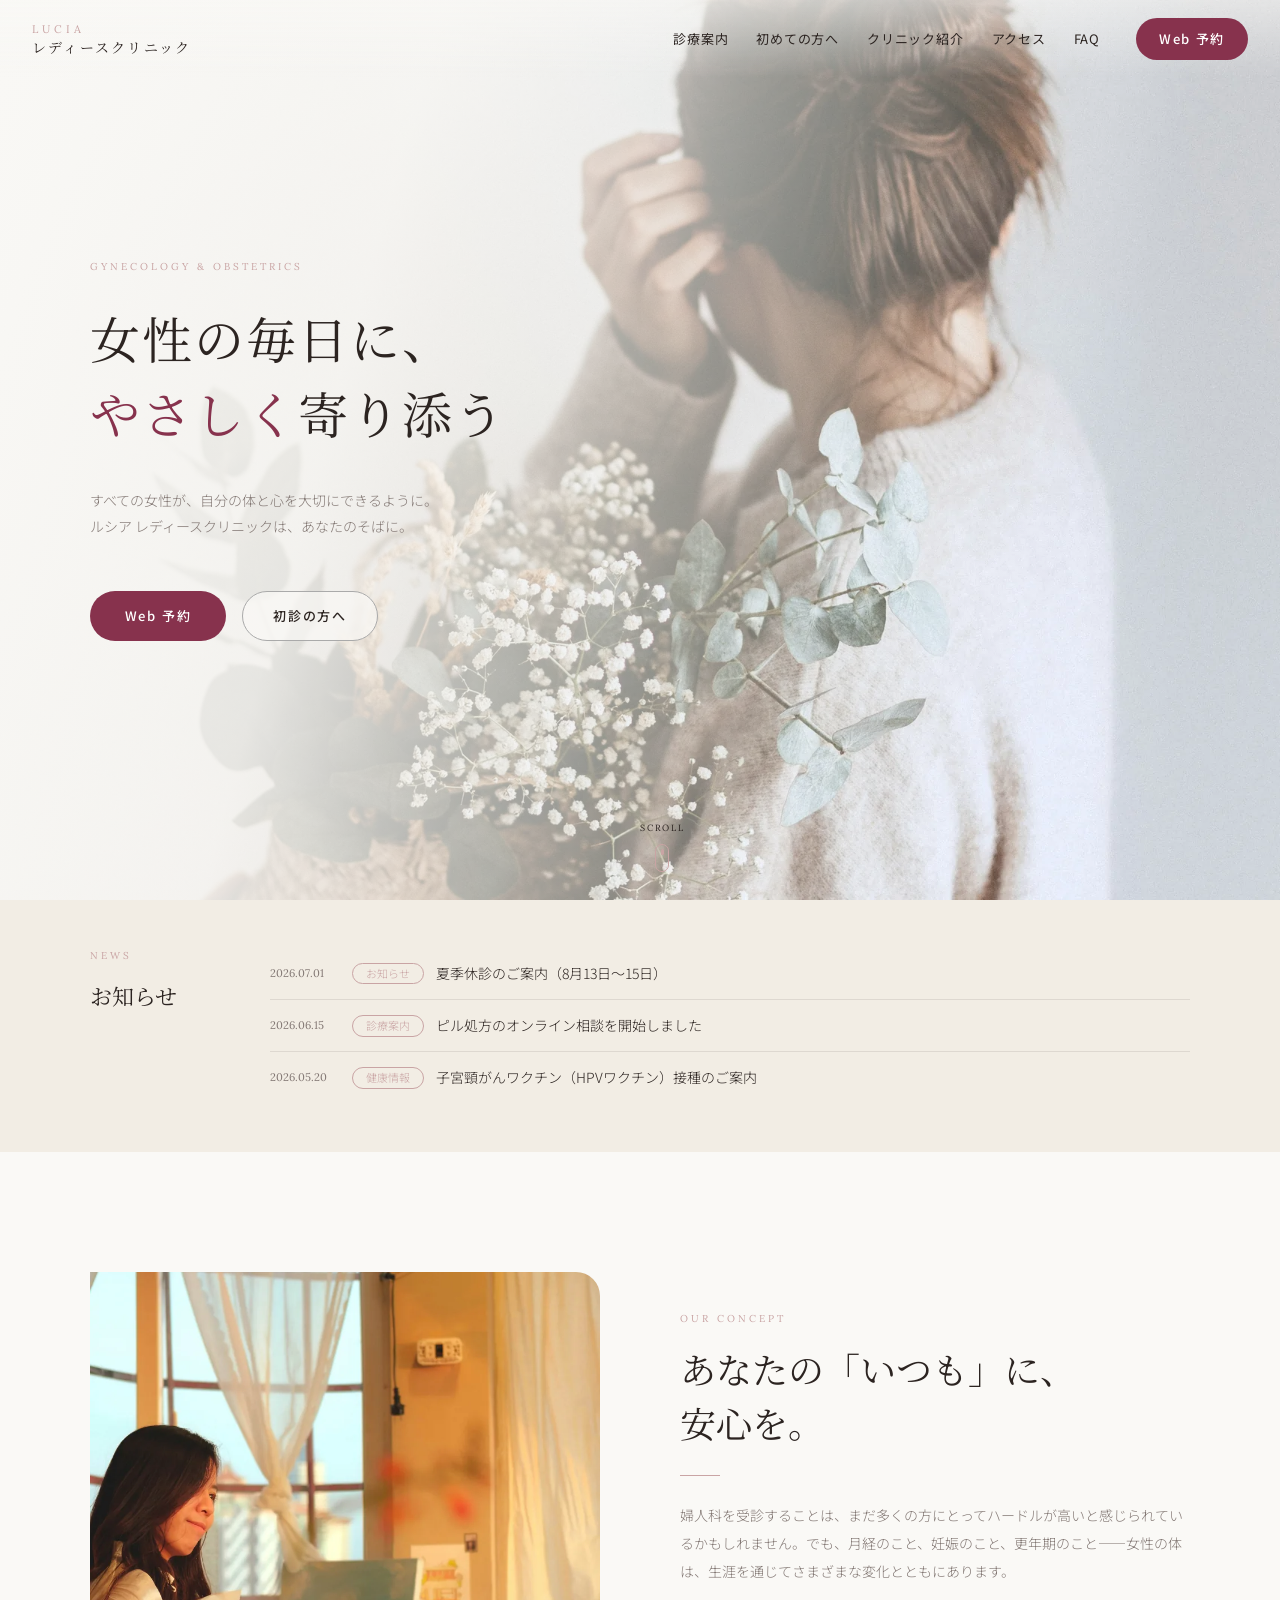
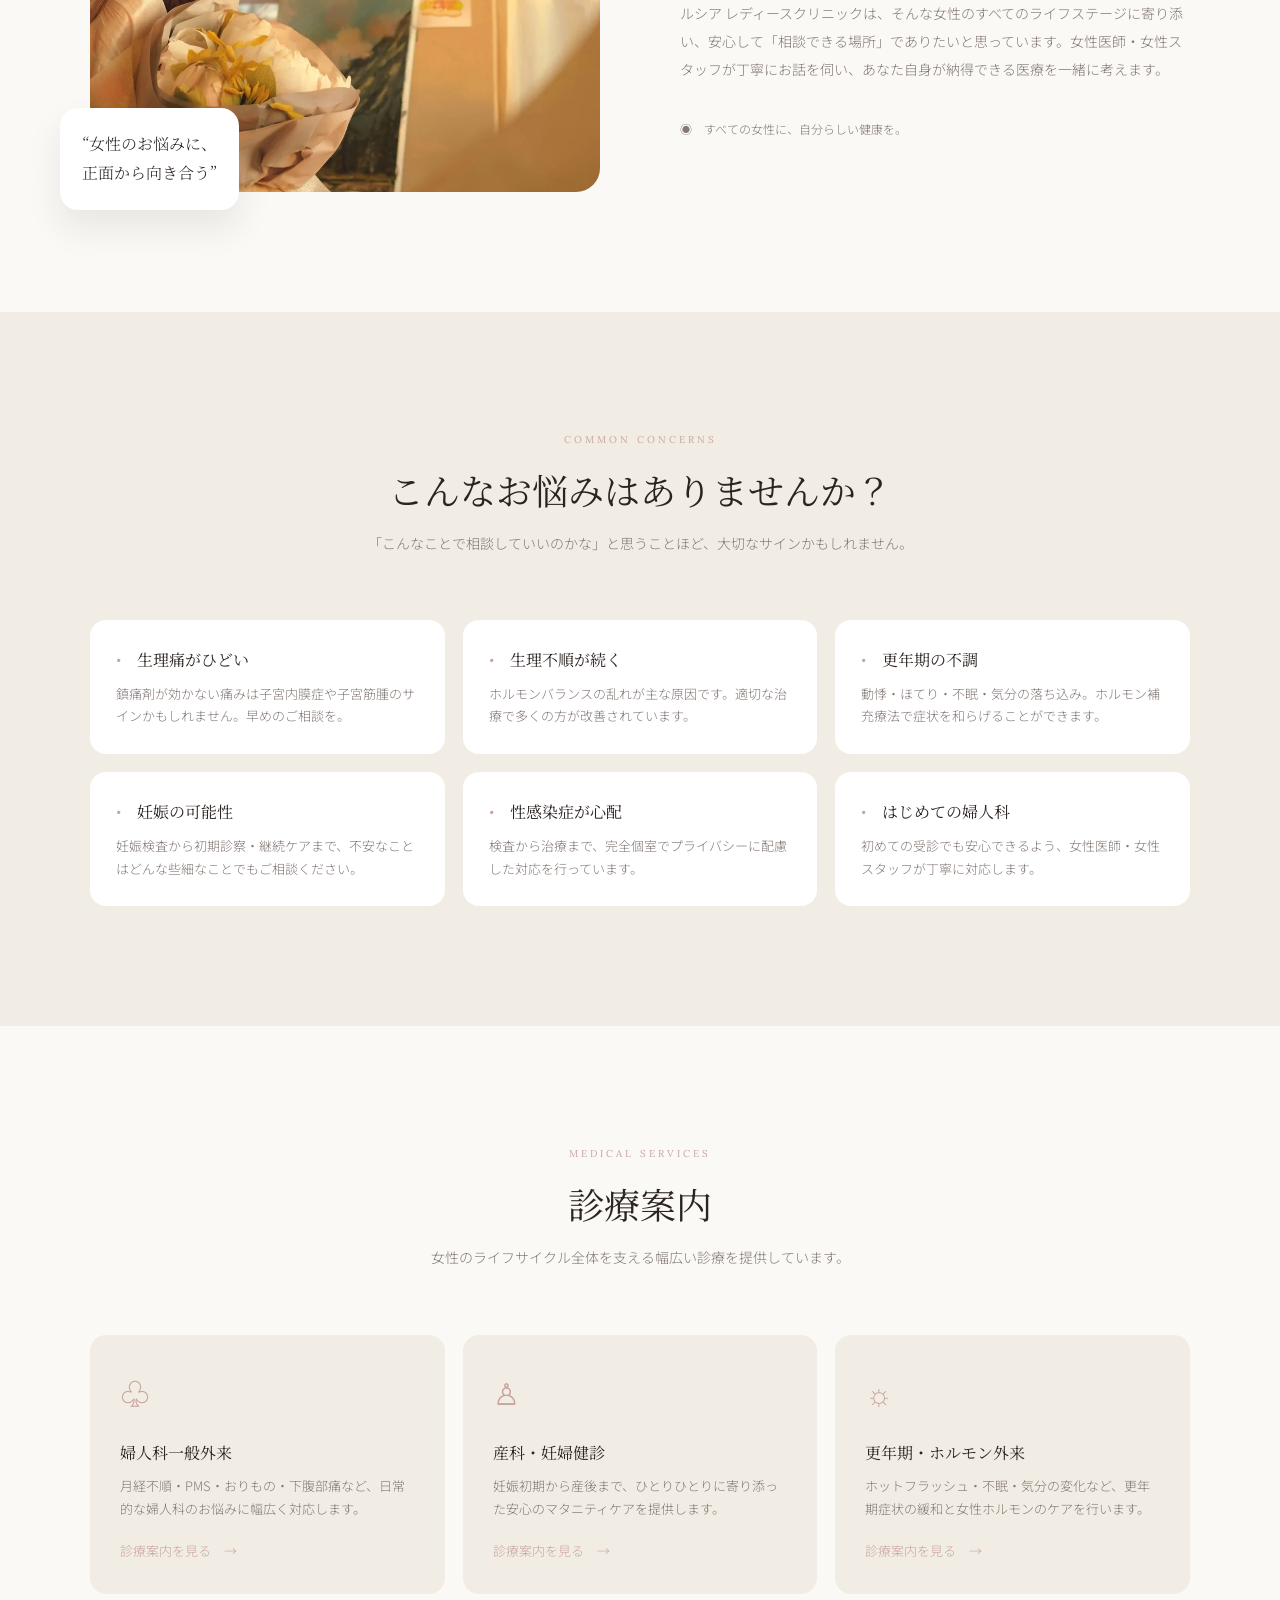
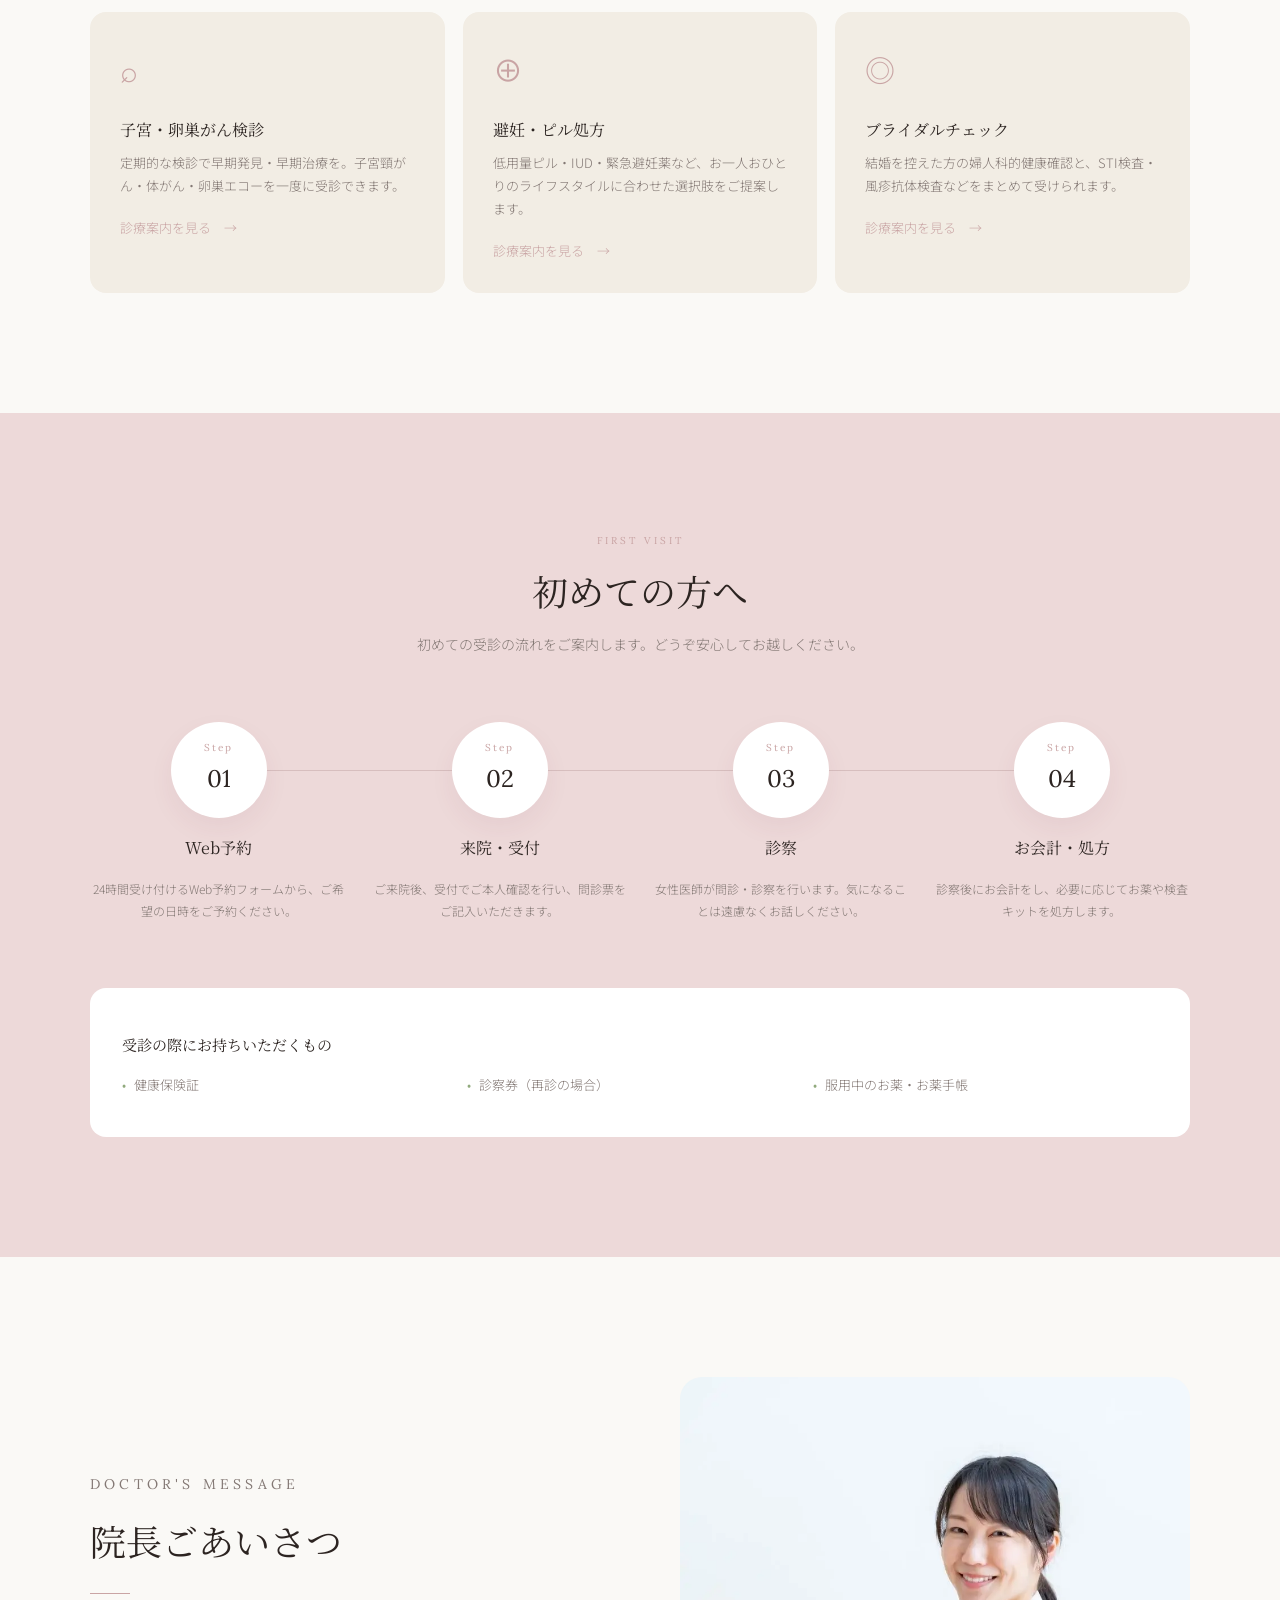
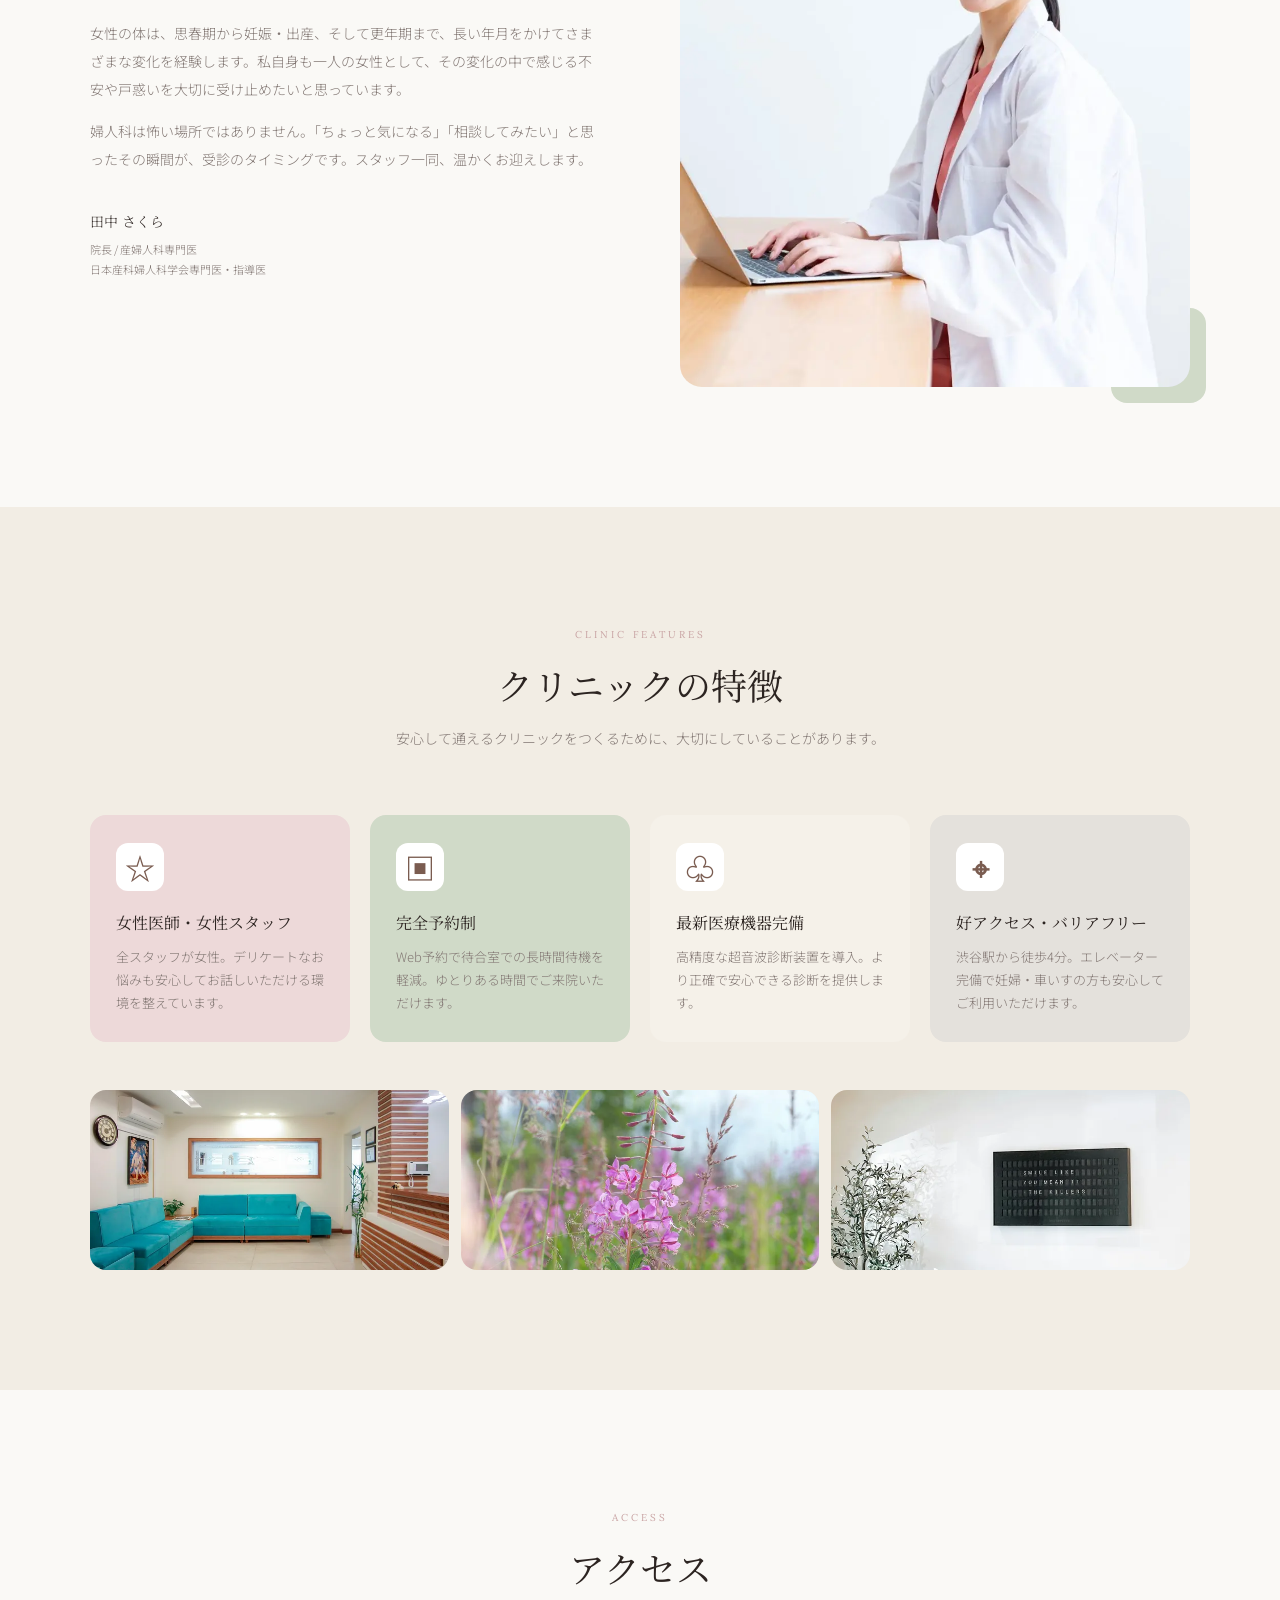
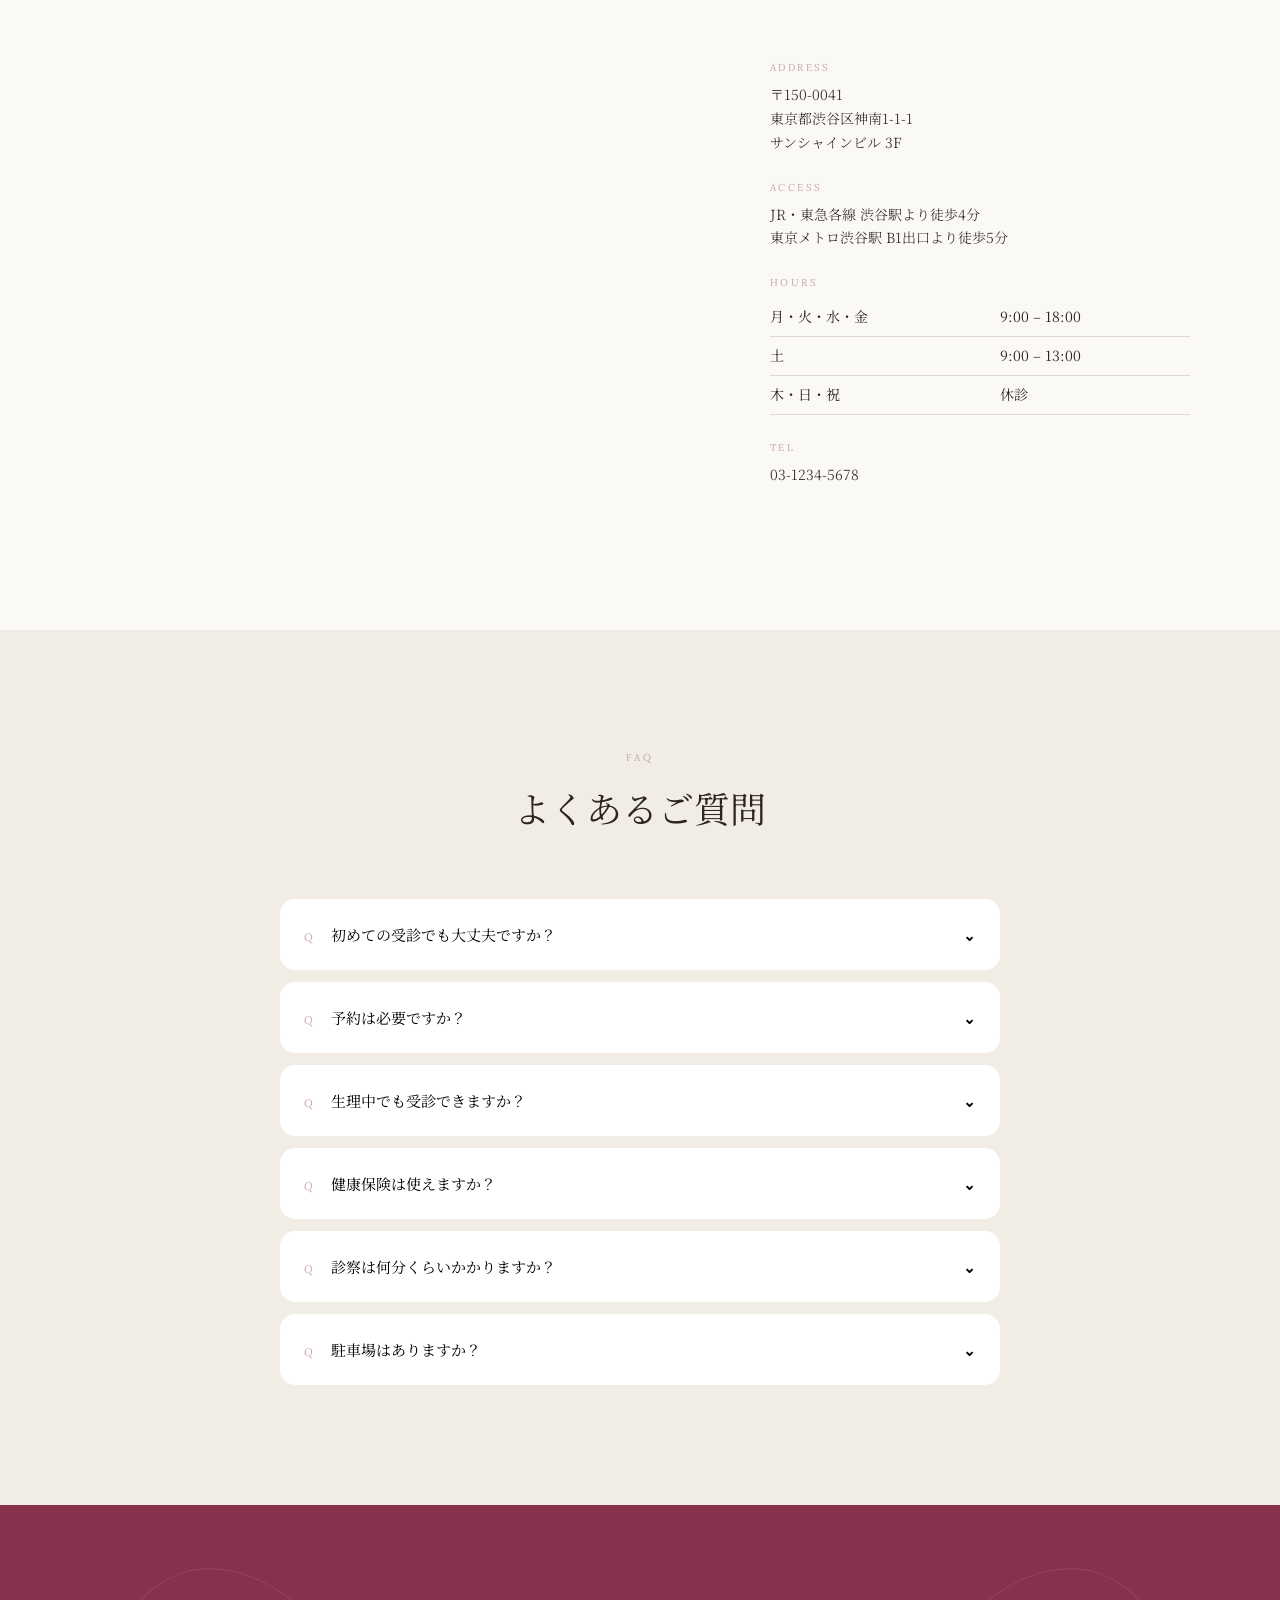
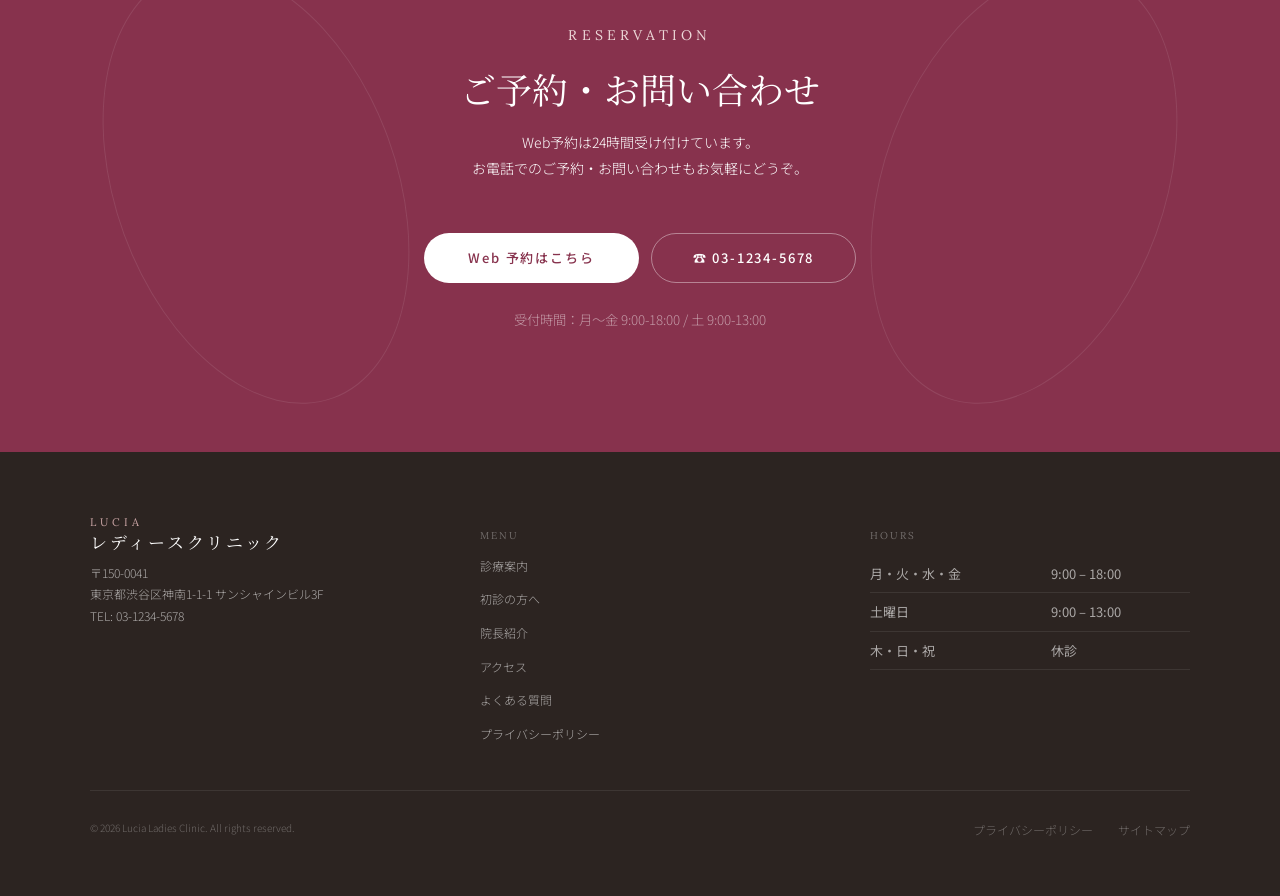
<file: index.html>
<!doctype html>
<html lang="ja">
    <head>
        <meta charset="UTF-8" />
        <meta name="viewport" content="width=device-width, initial-scale=1.0" />
        <meta
            name="description"
            content="ルシア レディースクリニックは、女性のライフステージに寄り添う渋谷の婦人科クリニックです。"
        />
        <title>ルシア レディースクリニック</title>
        <link rel="preconnect" href="https://fonts.googleapis.com" />
        <link rel="preconnect" href="https://fonts.gstatic.com" crossorigin />
        <link
            href="https://fonts.googleapis.com/css2?family=Lora:wght@400;600&family=Noto+Sans+JP:wght@300;400;500&family=Noto+Serif+JP:wght@400;600&display=swap"
            rel="stylesheet"
        />
        <link rel="stylesheet" href="assets/css/style.css" />
        <script src="assets/js/main.js" defer></script>
    </head>
    <body>
        <header class="header" id="header">
            <div class="header__inner">
                <a class="logo" href="index.html" aria-label="ルシア レディースクリニック ホーム" aria-current="page">
                    <span class="logo__en">LUCIA</span>
                    <span class="logo__ja">レディースクリニック</span>
                </a>
                <nav class="global-nav" id="global-nav" aria-label="メインナビゲーション">
                    <a class="global-nav__link" href="services.html">診療案内</a>
                    <a class="global-nav__link" href="first-visit.html">初めての方へ</a>
                    <a class="global-nav__link" href="clinic.html">クリニック紹介</a>
                    <a class="global-nav__link" href="access.html">アクセス</a>
                    <a class="global-nav__link" href="faq.html">FAQ</a>
                    <a class="global-nav__reservation button button--small" href="index.html#reservation">Web 予約</a>
                </nav>
                <button class="menu-button" type="button" aria-controls="global-nav" aria-expanded="false" aria-label="メニューを開く">
                    <span class="menu-button__line"></span>
                    <span class="menu-button__line"></span>
                    <span class="menu-button__line"></span>
                </button>
            </div>
        </header>

        <main id="top">
            <section class="hero">
                <picture class="hero__image"
                    ><source srcset="assets/img/hero.webp" type="image/webp" />
                    <img
                        src="assets/img/hero.jpg"
                        alt="やわらかな光の中、白い花を持つ女性"
                        width="1800"
                        height="1200"
                /></picture>
                <div class="hero__shade"></div>
                <div class="hero__content container">
                    <p class="eyebrow">GYNECOLOGY &amp; OBSTETRICS</p>
                    <h1>女性の毎日に、<br /><em>やさしく</em>寄り添う</h1>
                    <p class="hero__lead">
                        すべての女性が、自分の体と心を大切にできるように。<br />ルシア
                        レディースクリニックは、あなたのそばに。
                    </p>
                    <div class="hero__actions">
                        <a class="button" href="#reservation">Web 予約</a
                        ><a class="button button--outline" href="#first-visit"
                            >初診の方へ</a
                        >
                    </div>
                </div>
                <a class="hero__scroll" href="#news">SCROLL<span></span></a>
            </section>

            <section class="news" id="news">
                <div class="container news__inner">
                    <div>
                        <p class="eyebrow">NEWS</p>
                        <h2 class="section-title section-title--small">
                            お知らせ
                        </h2>
                    </div>
                    <ul class="news__list">
                        <li>
                            <time datetime="2026-07-01">2026.07.01</time
                            ><span>お知らせ</span
                            ><a href="#">夏季休診のご案内（8月13日〜15日）</a>
                        </li>
                        <li>
                            <time datetime="2026-06-15">2026.06.15</time
                            ><span>診療案内</span
                            ><a href="#"
                                >ピル処方のオンライン相談を開始しました</a
                            >
                        </li>
                        <li>
                            <time datetime="2026-05-20">2026.05.20</time
                            ><span>健康情報</span
                            ><a href="#"
                                >子宮頸がんワクチン（HPVワクチン）接種のご案内</a
                            >
                        </li>
                    </ul>
                </div>
            </section>

            <section class="concept section">
                <div class="container concept__grid reveal">
                    <div class="concept__visual">
                        <picture
                            ><source
                                srcset="assets/img/concept.webp"
                                type="image/webp" />
                            <img
                                src="assets/img/concept.jpg"
                                alt="窓辺で花束を持つ女性"
                                width="700"
                                height="900"
                                loading="lazy"
                        /></picture>
                        <p class="concept__caption">“女性のお悩みに、<br />正面から向き合う”</p>
                    </div>
                    <div class="concept__body">
                        <p class="eyebrow">OUR CONCEPT</p>
                        <h2 class="section-title">
                            あなたの「いつも」に、<br />安心を。
                        </h2>
                        <i class="divider"></i>
                        <p>
                            婦人科を受診することは、まだ多くの方にとってハードルが高いと感じられているかもしれません。でも、月経のこと、妊娠のこと、更年期のこと——女性の体は、生涯を通じてさまざまな変化とともにあります。
                        </p>
                        <p>
                            ルシア
                            レディースクリニックは、そんな女性のすべてのライフステージに寄り添い、安心して「相談できる場所」でありたいと思っています。女性医師・女性スタッフが丁寧にお話を伺い、あなた自身が納得できる医療を一緒に考えます。
                        </p>
                        <p class="concept__message">
                            ◉　すべての女性に、自分らしい健康を。
                        </p>
                    </div>
                </div>
            </section>

            <section class="concerns section section--ivory">
                <div class="container">
                    <div class="section-heading reveal">
                        <p class="eyebrow">COMMON CONCERNS</p>
                        <h2 class="section-title">
                            こんなお悩みはありませんか？
                        </h2>
                        <p>
                            「こんなことで相談していいのかな」と思うことほど、大切なサインかもしれません。
                        </p>
                    </div>
                    <div class="card-grid card-grid--concerns"></div>
                </div>
            </section>

            <section class="services section" id="services">
                <div class="container">
                    <div class="section-heading reveal">
                        <p class="eyebrow">MEDICAL SERVICES</p>
                        <h2 class="section-title">診療案内</h2>
                        <p>
                            女性のライフサイクル全体を支える幅広い診療を提供しています。
                        </p>
                    </div>
                    <div class="card-grid card-grid--services"></div>
                </div>
            </section>

            <section class="first-visit section section--pink" id="first-visit">
                <div class="container">
                    <div class="section-heading reveal">
                        <p class="eyebrow">FIRST VISIT</p>
                        <h2 class="section-title">初めての方へ</h2>
                        <p>
                            初めての受診の流れをご案内します。どうぞ安心してお越しください。
                        </p>
                    </div>
                    <ol class="steps"></ol>
                    <div class="belongings reveal">
                        <h3>受診の際にお持ちいただくもの</h3>
                        <ul>
                            <li>健康保険証</li>
                            <li>診察券（再診の場合）</li>
                            <li>服用中のお薬・お薬手帳</li>
                        </ul>
                    </div>
                </div>
            </section>

            <section class="doctor section" id="doctor">
                <div class="container doctor__grid reveal">
                    <div class="doctor__body">
                        <p class="eyebrow">DOCTOR'S MESSAGE</p>
                        <h2 class="section-title">院長ごあいさつ</h2>
                        <i class="divider"></i>
                        <p>
                            女性の体は、思春期から妊娠・出産、そして更年期まで、長い年月をかけてさまざまな変化を経験します。私自身も一人の女性として、その変化の中で感じる不安や戸惑いを大切に受け止めたいと思っています。
                        </p>
                        <p>
                            婦人科は怖い場所ではありません。「ちょっと気になる」「相談してみたい」と思ったその瞬間が、受診のタイミングです。スタッフ一同、温かくお迎えします。
                        </p>
                        <p class="doctor__name">
                            田中 さくら<small
                                >院長 / 産婦人科専門医<br />日本産科婦人科学会専門医・指導医</small
                            >
                        </p>
                    </div>
                    <div class="doctor__visual">
                        <picture
                            ><source
                                srcset="assets/img/doctor.webp"
                                type="image/webp" />
                            <img
                                src="assets/img/doctor.jpg"
                                alt="院長 田中さくら"
                                width="700"
                                height="900"
                                loading="lazy"
                        /></picture>
                    </div>
                </div>
            </section>

            <section class="features section section--ivory" id="features">
                <div class="container">
                    <div class="section-heading reveal">
                        <p class="eyebrow">CLINIC FEATURES</p>
                        <h2 class="section-title">クリニックの特徴</h2>
                        <p>
                            安心して通えるクリニックをつくるために、大切にしていることがあります。
                        </p>
                    </div>
                    <div class="features__grid"></div>
                    <div class="gallery reveal">
                        <img
                            src="assets/img/waiting-room.webp"
                            alt="明るい待合室"
                            width="500"
                            height="400"
                            loading="lazy"
                        /><img
                            src="assets/img/flowers.webp"
                            alt="やわらかな草花"
                            width="500"
                            height="400"
                            loading="lazy"
                        /><img
                            src="assets/img/interior.webp"
                            alt="クリニック内部"
                            width="500"
                            height="400"
                            loading="lazy"
                        />
                    </div>
                </div>
            </section>

            <section class="access section" id="access">
                <div class="container">
                    <div class="section-heading reveal">
                        <p class="eyebrow">ACCESS</p>
                        <h2 class="section-title">アクセス</h2>
                    </div>
                    <div class="access__grid reveal">
                        <iframe
                            title="ルシア レディースクリニック周辺地図"
                            src="https://www.openstreetmap.org/export/embed.html?bbox=139.695%2C35.658%2C139.712%2C35.668&amp;layer=mapnik&amp;marker=35.663%2C139.703"
                            loading="lazy"
                        ></iframe>
                        <div class="access__info">
                            <dl>
                                <dt>ADDRESS</dt>
                                <dd>
                                    〒150-0041<br />東京都渋谷区神南1-1-1<br />サンシャインビル
                                    3F
                                </dd>
                                <dt>ACCESS</dt>
                                <dd>
                                    JR・東急各線 渋谷駅より徒歩4分<br />東京メトロ渋谷駅
                                    B1出口より徒歩5分
                                </dd>
                                <dt>HOURS</dt>
                                <dd>
                                    <table>
                                        <tr>
                                            <th>月・火・水・金</th>
                                            <td>9:00 – 18:00</td>
                                        </tr>
                                        <tr>
                                            <th>土</th>
                                            <td>9:00 – 13:00</td>
                                        </tr>
                                        <tr>
                                            <th>木・日・祝</th>
                                            <td>休診</td>
                                        </tr>
                                    </table>
                                </dd>
                                <dt>TEL</dt>
                                <dd>
                                    <a href="tel:0312345678">03-1234-5678</a>
                                </dd>
                            </dl>
                        </div>
                    </div>
                </div>
            </section>

            <section class="faq section section--ivory" id="faq">
                <div class="container container--narrow">
                    <div class="section-heading reveal">
                        <p class="eyebrow">FAQ</p>
                        <h2 class="section-title">よくあるご質問</h2>
                    </div>
                    <div class="faq__list"></div>
                </div>
            </section>

            <section class="reservation section" id="reservation">
                <div class="container reveal">
                    <p class="eyebrow">RESERVATION</p>
                    <h2 class="section-title">ご予約・お問い合わせ</h2>
                    <p>
                        Web予約は24時間受け付けています。<br />お電話でのご予約・お問い合わせもお気軽にどうぞ。
                    </p>
                    <div>
                        <a class="button button--white" href="#"
                            >Web 予約はこちら</a
                        ><a class="button button--ghost" href="tel:0312345678"
                            >☎ 03-1234-5678</a
                        >
                    </div>
                    <small>受付時間：月〜金 9:00-18:00 / 土 9:00-13:00</small>
                </div>
            </section>
        </main>

        <footer class="footer">
            <div class="container footer__grid">
                <div>
                    <a class="logo logo--footer" href="index.html" aria-current="page"
                        ><span class="logo__en">LUCIA</span
                        ><span class="logo__ja">レディースクリニック</span></a
                    >
                    <p>
                        〒150-0041<br />東京都渋谷区神南1-1-1
                        サンシャインビル3F<br />TEL: 03-1234-5678
                    </p>
                </div>
                <div>
                    <p class="footer__label">MENU</p>
                    <nav>
                        <a href="services.html">診療案内</a
                        ><a href="first-visit.html">初診の方へ</a
                        ><a href="clinic.html">院長紹介</a
                        ><a href="access.html">アクセス</a
                        ><a href="faq.html">よくある質問</a
                        ><a href="#">プライバシーポリシー</a>
                    </nav>
                </div>
                <div>
                    <p class="footer__label">HOURS</p>
                    <table>
                        <tr>
                            <th>月・火・水・金</th>
                            <td>9:00 – 18:00</td>
                        </tr>
                        <tr>
                            <th>土曜日</th>
                            <td>9:00 – 13:00</td>
                        </tr>
                        <tr>
                            <th>木・日・祝</th>
                            <td>休診</td>
                        </tr>
                    </table>
                </div>
            </div>
            <div class="container footer__bottom">
                <small>© 2026 Lucia Ladies Clinic. All rights reserved.</small>
                <div>
                    <a href="#">プライバシーポリシー</a
                    ><a href="#">サイトマップ</a>
                </div>
            </div>
        </footer>
        <a class="mobile-reservation" href="index.html#reservation">Web 予約する</a>
    </body>
</html>
</file>
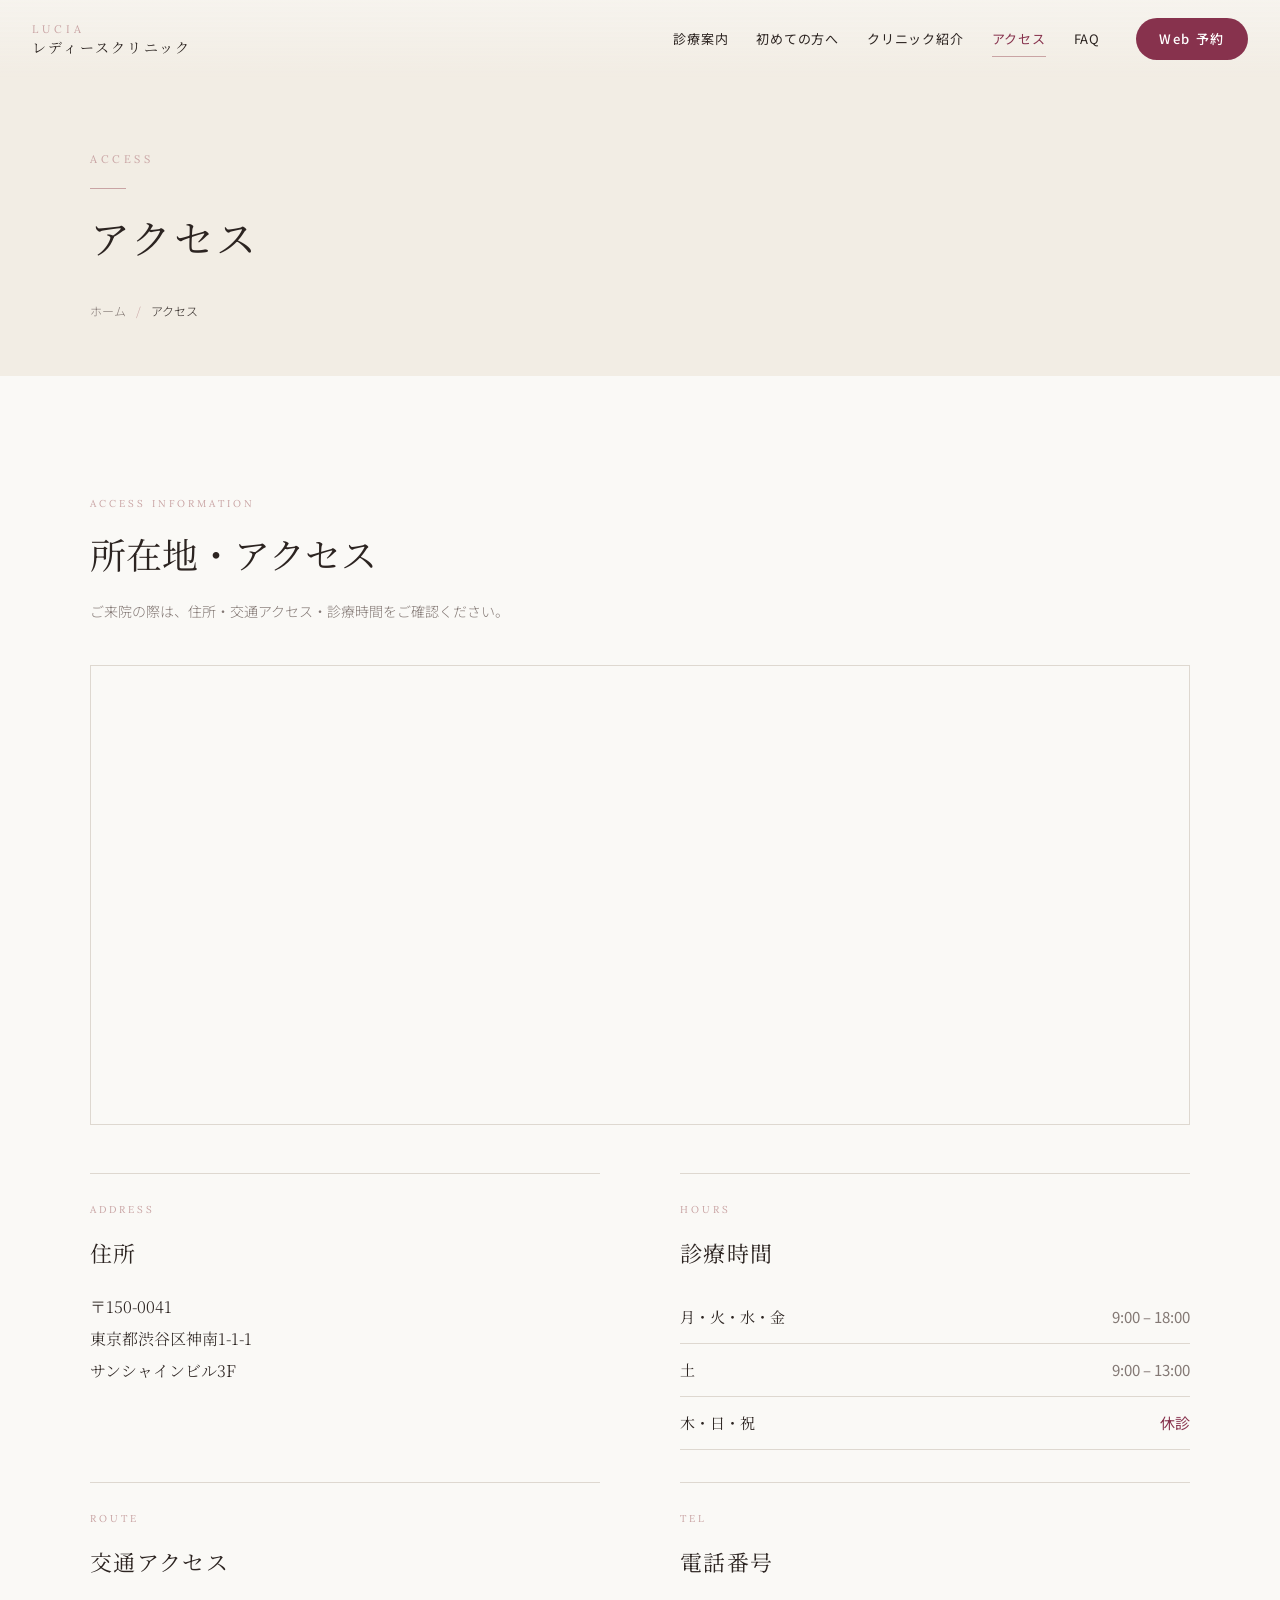
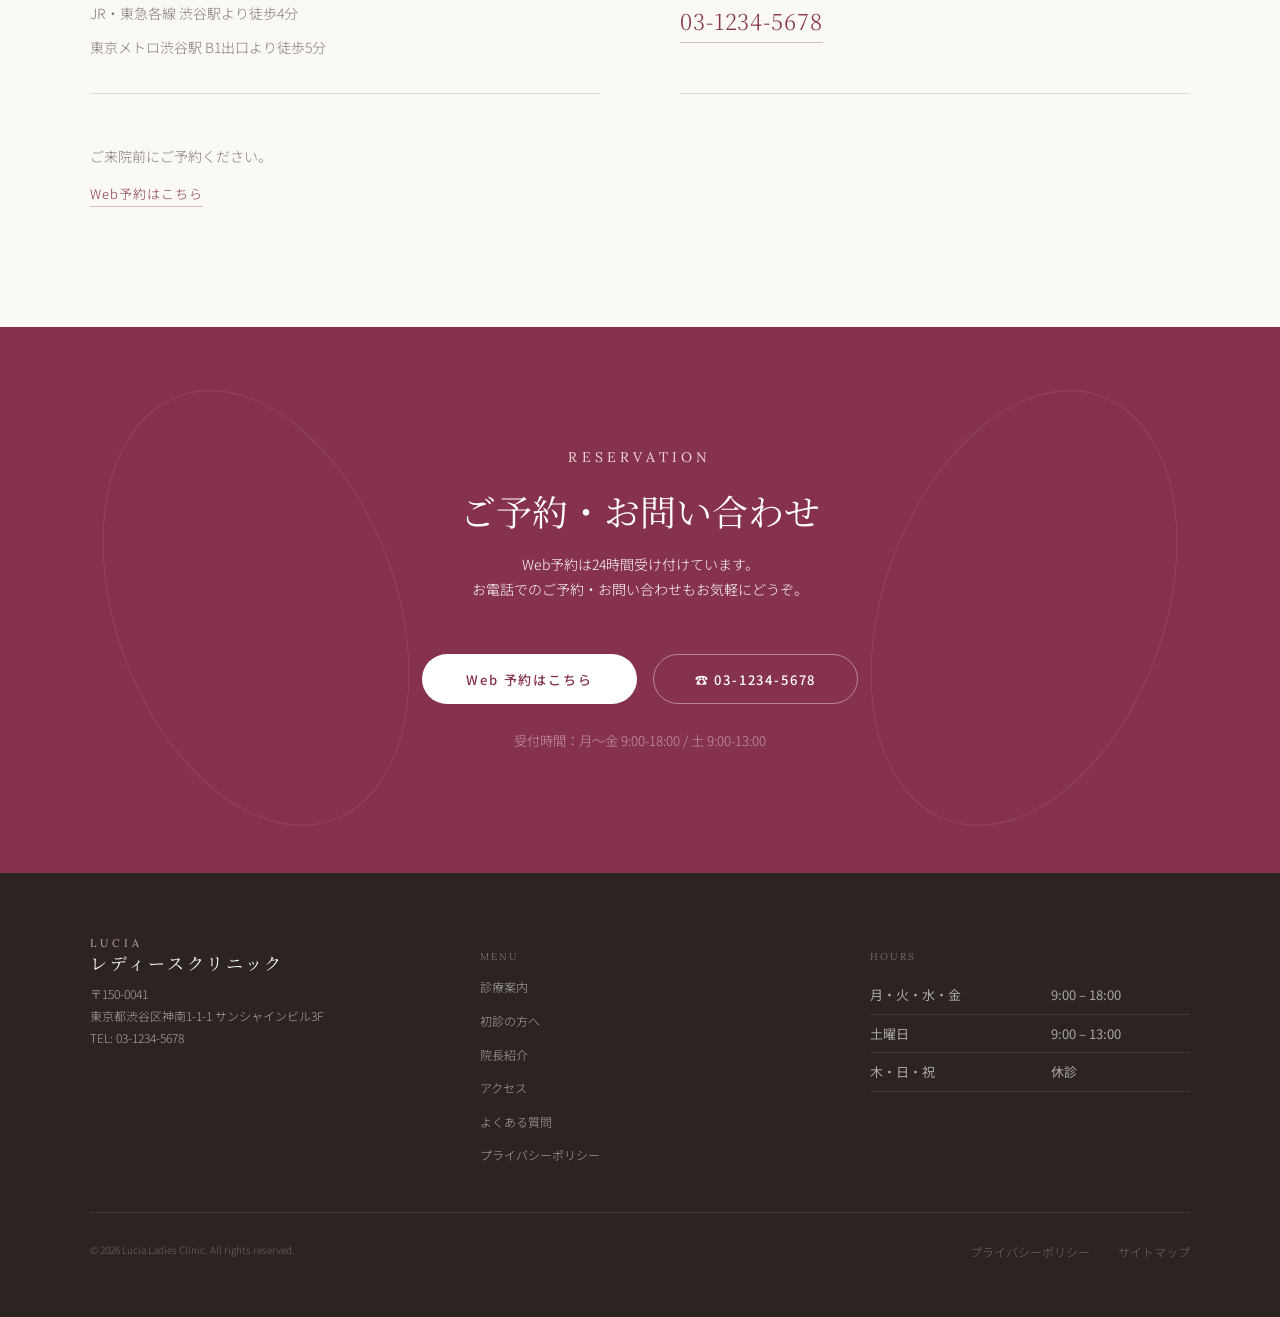
<file: access.html>
<!doctype html>
<html lang="ja">
    <head>
        <meta charset="UTF-8" />
        <meta name="viewport" content="width=device-width, initial-scale=1.0" />
        <meta name="description" content="ルシア レディースクリニックの住所、交通アクセス、診療時間、電話番号のご案内です。" />
        <title>アクセス | ルシア レディースクリニック</title>
        <link rel="preconnect" href="https://fonts.googleapis.com" />
        <link rel="preconnect" href="https://fonts.gstatic.com" crossorigin />
        <link href="https://fonts.googleapis.com/css2?family=Lora:wght@400;600&family=Noto+Sans+JP:wght@300;400;500&family=Noto+Serif+JP:wght@400;600&display=swap" rel="stylesheet" />
        <link rel="stylesheet" href="assets/css/style.css" />
        <script src="assets/js/main.js" defer></script>
    </head>
    <body>
        <header class="header" id="header">
            <div class="header__inner">
                <a class="logo" href="index.html" aria-label="ルシア レディースクリニック ホーム">
                    <span class="logo__en">LUCIA</span>
                    <span class="logo__ja">レディースクリニック</span>
                </a>
                <nav class="global-nav" id="global-nav" aria-label="メインナビゲーション">
                    <a class="global-nav__link" href="services.html">診療案内</a>
                    <a class="global-nav__link" href="first-visit.html">初めての方へ</a>
                    <a class="global-nav__link" href="clinic.html">クリニック紹介</a>
                    <a class="global-nav__link" href="access.html" aria-current="page">アクセス</a>
                    <a class="global-nav__link" href="faq.html">FAQ</a>
                    <a class="global-nav__reservation button button--small" href="index.html#reservation">Web 予約</a>
                </nav>
                <button class="menu-button" type="button" aria-controls="global-nav" aria-expanded="false" aria-label="メニューを開く">
                    <span class="menu-button__line"></span>
                    <span class="menu-button__line"></span>
                    <span class="menu-button__line"></span>
                </button>
            </div>
        </header>

        <main>
            <section class="page-kv">
                <div class="page-kv__inner container">
                    <p class="page-kv__en">ACCESS</p>
                    <span class="page-kv__line" aria-hidden="true"></span>
                    <h1 class="page-kv__title">アクセス</h1>
                </div>
                <div class="container">
                    <nav class="breadcrumb page-kv__breadcrumb" aria-label="パンくずリスト">
                        <ol class="breadcrumb__list">
                            <li class="breadcrumb__item"><a class="breadcrumb__link" href="index.html">ホーム</a></li>
                            <li class="breadcrumb__item" aria-current="page">アクセス</li>
                        </ol>
                    </nav>
                </div>
            </section>

            <section class="section">
                <div class="container">
                    <div class="access-page__intro reveal">
                        <p class="eyebrow">ACCESS INFORMATION</p>
                        <h2 class="section-title">所在地・アクセス</h2>
                        <p class="access-page__lead">ご来院の際は、住所・交通アクセス・診療時間をご確認ください。</p>
                    </div>

                    <div class="access-page__map reveal">
                        <iframe class="access-page__frame" title="ルシア レディースクリニック周辺地図" src="https://www.openstreetmap.org/export/embed.html?bbox=139.695%2C35.658%2C139.712%2C35.668&amp;layer=mapnik&amp;marker=35.663%2C139.703" loading="lazy"></iframe>
                    </div>

                    <div class="access-page__details">
                        <section class="access-page__block access-page__address-block">
                            <p class="eyebrow">ADDRESS</p>
                            <h2 class="access-page__heading">住所</h2>
                            <address class="access-page__address">〒150-0041<br />東京都渋谷区神南1-1-1<br />サンシャインビル3F</address>
                        </section>

                        <section class="access-page__block access-page__route-block">
                            <p class="eyebrow">ROUTE</p>
                            <h2 class="access-page__heading">交通アクセス</h2>
                            <p class="access-page__text">JR・東急各線 渋谷駅より徒歩4分</p>
                            <p class="access-page__text">東京メトロ渋谷駅 B1出口より徒歩5分</p>
                        </section>

                        <section class="access-page__block access-page__hours-block">
                            <p class="eyebrow">HOURS</p>
                            <h2 class="access-page__heading">診療時間</h2>
                            <table class="access-page__hours-table">
                                <tbody>
                                    <tr class="access-page__hours-row">
                                        <th class="access-page__hours-label" scope="row">月・火・水・金</th>
                                        <td class="access-page__hours-time">9:00 – 18:00</td>
                                    </tr>
                                    <tr class="access-page__hours-row">
                                        <th class="access-page__hours-label" scope="row">土</th>
                                        <td class="access-page__hours-time">9:00 – 13:00</td>
                                    </tr>
                                    <tr class="access-page__hours-row">
                                        <th class="access-page__hours-label" scope="row">木・日・祝</th>
                                        <td class="access-page__hours-time access-page__hours-time--closed">休診</td>
                                    </tr>
                                </tbody>
                            </table>
                        </section>

                        <section class="access-page__block access-page__tel-block">
                            <p class="eyebrow">TEL</p>
                            <h2 class="access-page__heading">電話番号</h2>
                            <a class="access-page__tel-link" href="tel:0312345678">03-1234-5678</a>
                        </section>
                    </div>

                    <div class="access-page__reserve">
                        <p class="access-page__reserve-text">ご来院前にご予約ください。</p>
                        <a class="access-page__reserve-link" href="index.html#reservation">Web予約はこちら</a>
                    </div>
                </div>
            </section>

            <section class="reservation section" id="reservation">
                <div class="container">
                    <p class="eyebrow">RESERVATION</p>
                    <h2 class="section-title">ご予約・お問い合わせ</h2>
                    <p>Web予約は24時間受け付けています。<br />お電話でのご予約・お問い合わせもお気軽にどうぞ。</p>
                    <div>
                        <a class="button button--white" href="#">Web 予約はこちら</a>
                        <a class="button button--ghost" href="tel:0312345678">☎ 03-1234-5678</a>
                    </div>
                    <small>受付時間：月〜金 9:00-18:00 / 土 9:00-13:00</small>
                </div>
            </section>
        </main>

        <footer class="footer">
            <div class="container footer__grid">
                <div>
                    <a class="logo logo--footer" href="index.html"><span class="logo__en">LUCIA</span><span class="logo__ja">レディースクリニック</span></a>
                    <p>〒150-0041<br />東京都渋谷区神南1-1-1 サンシャインビル3F<br />TEL: 03-1234-5678</p>
                </div>
                <div>
                    <p class="footer__label">MENU</p>
                    <nav>
                        <a href="services.html">診療案内</a>
                        <a href="first-visit.html">初診の方へ</a>
                        <a href="clinic.html">院長紹介</a>
                        <a href="access.html" aria-current="page">アクセス</a>
                        <a href="faq.html">よくある質問</a>
                        <a href="#">プライバシーポリシー</a>
                    </nav>
                </div>
                <div>
                    <p class="footer__label">HOURS</p>
                    <table>
                        <tr>
                            <th>月・火・水・金</th>
                            <td>9:00 – 18:00</td>
                        </tr>
                        <tr>
                            <th>土曜日</th>
                            <td>9:00 – 13:00</td>
                        </tr>
                        <tr>
                            <th>木・日・祝</th>
                            <td>休診</td>
                        </tr>
                    </table>
                </div>
            </div>
            <div class="container footer__bottom">
                <small>© 2026 Lucia Ladies Clinic. All rights reserved.</small>
                <div>
                    <a href="#">プライバシーポリシー</a>
                    <a href="#">サイトマップ</a>
                </div>
            </div>
        </footer>
        <a class="mobile-reservation" href="index.html#reservation">Web 予約する</a>
    </body>
</html>
</file>
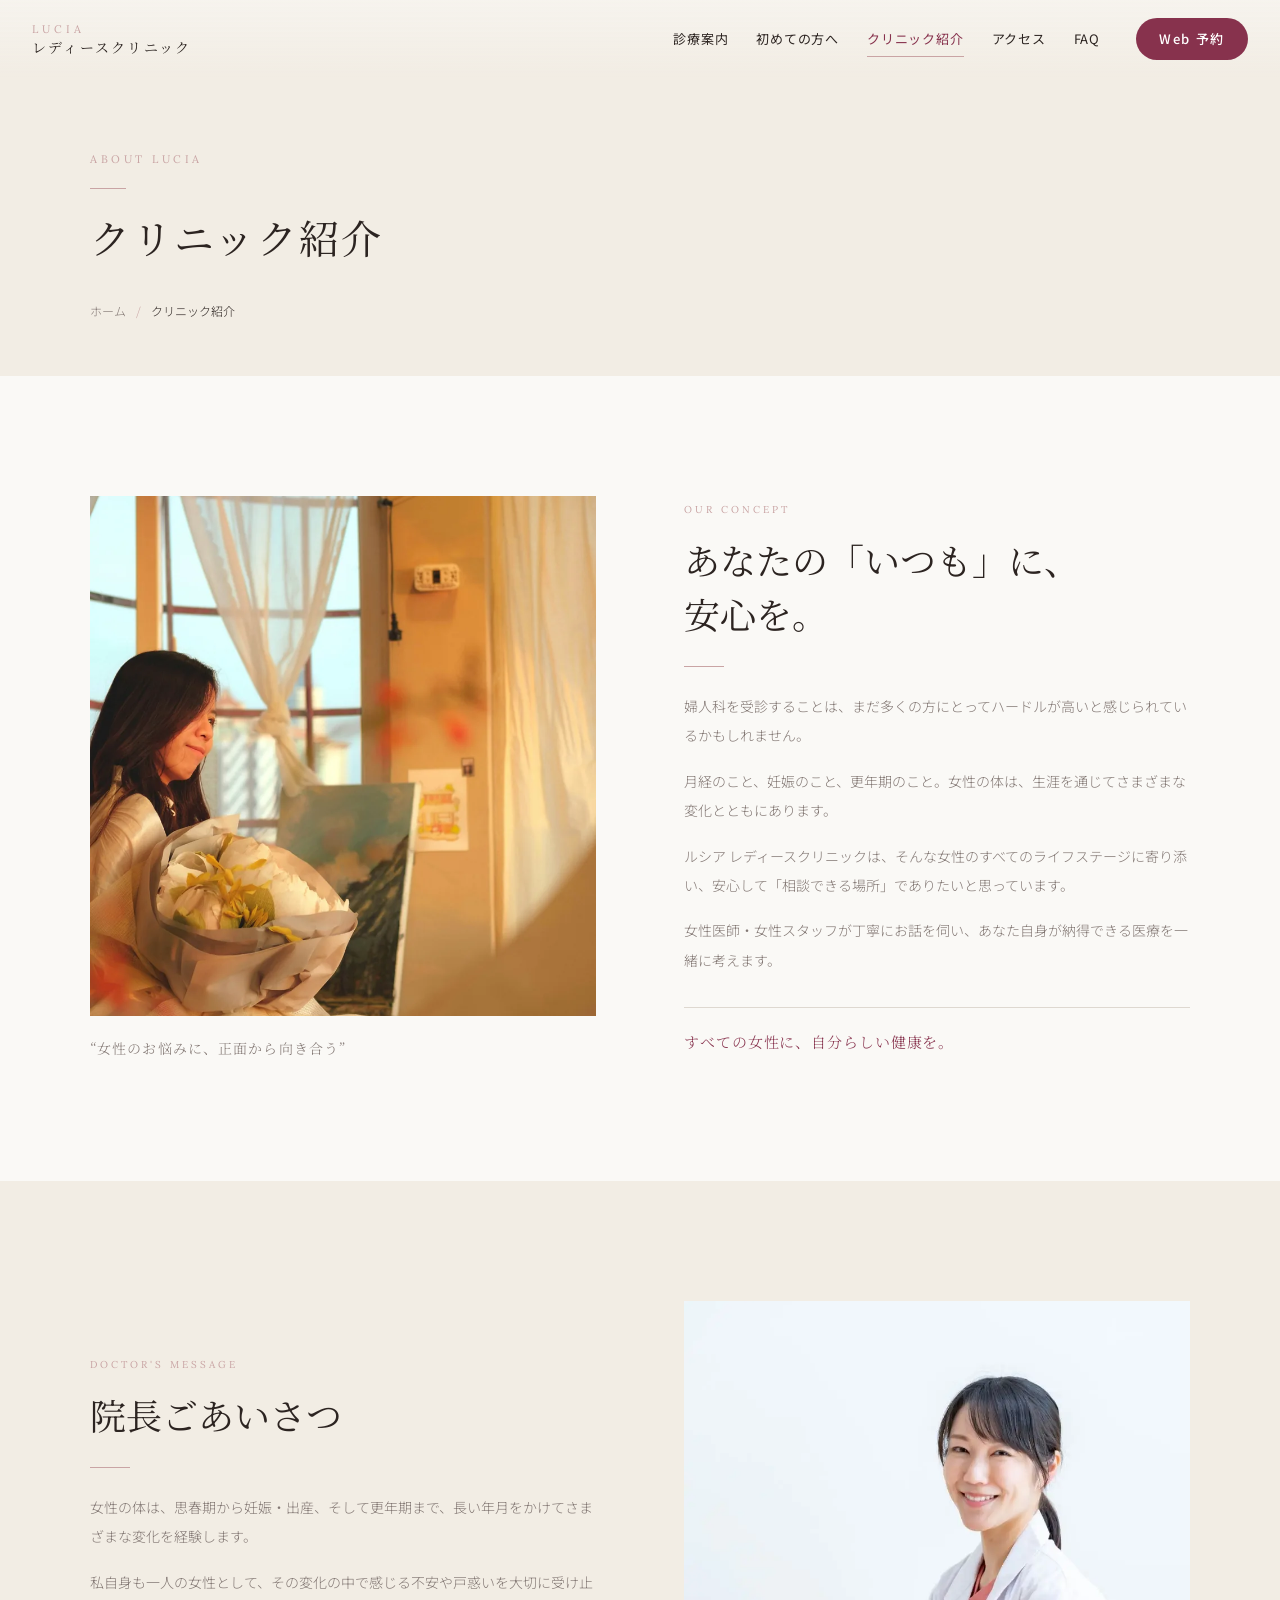
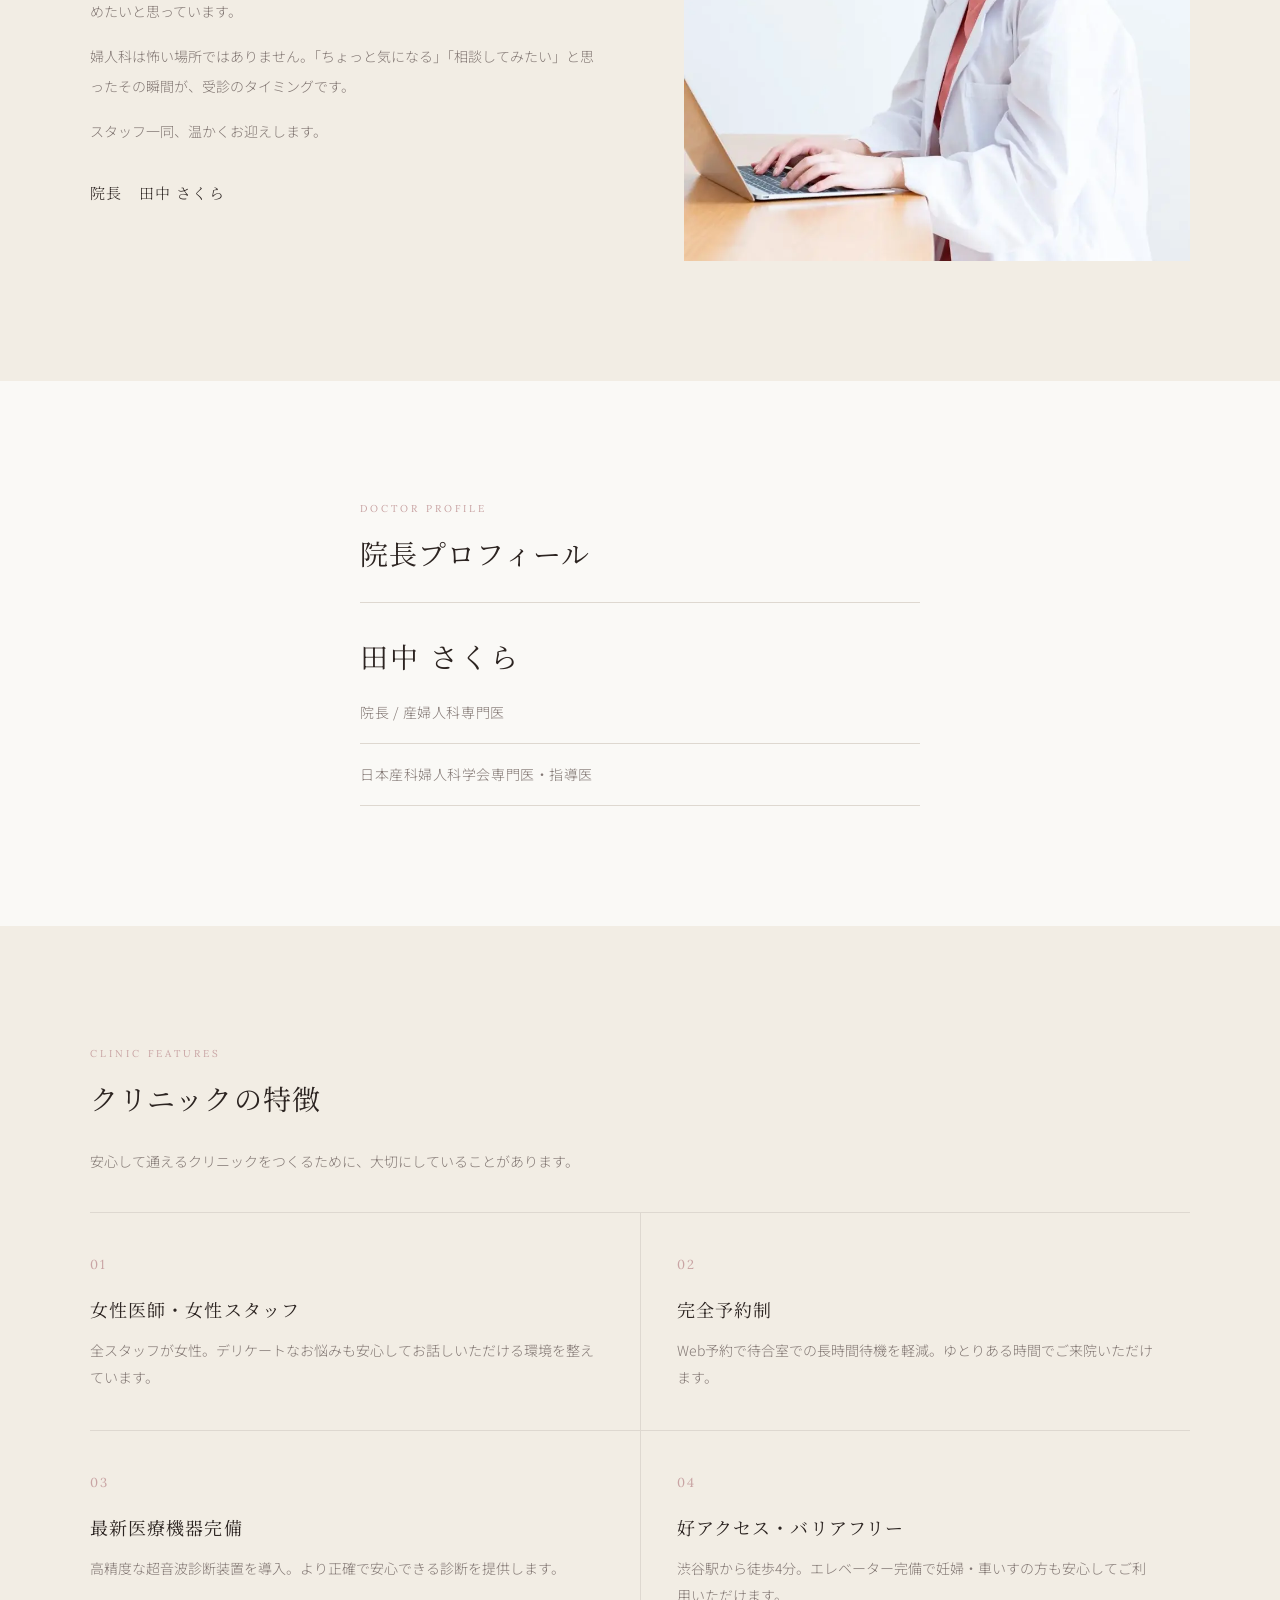
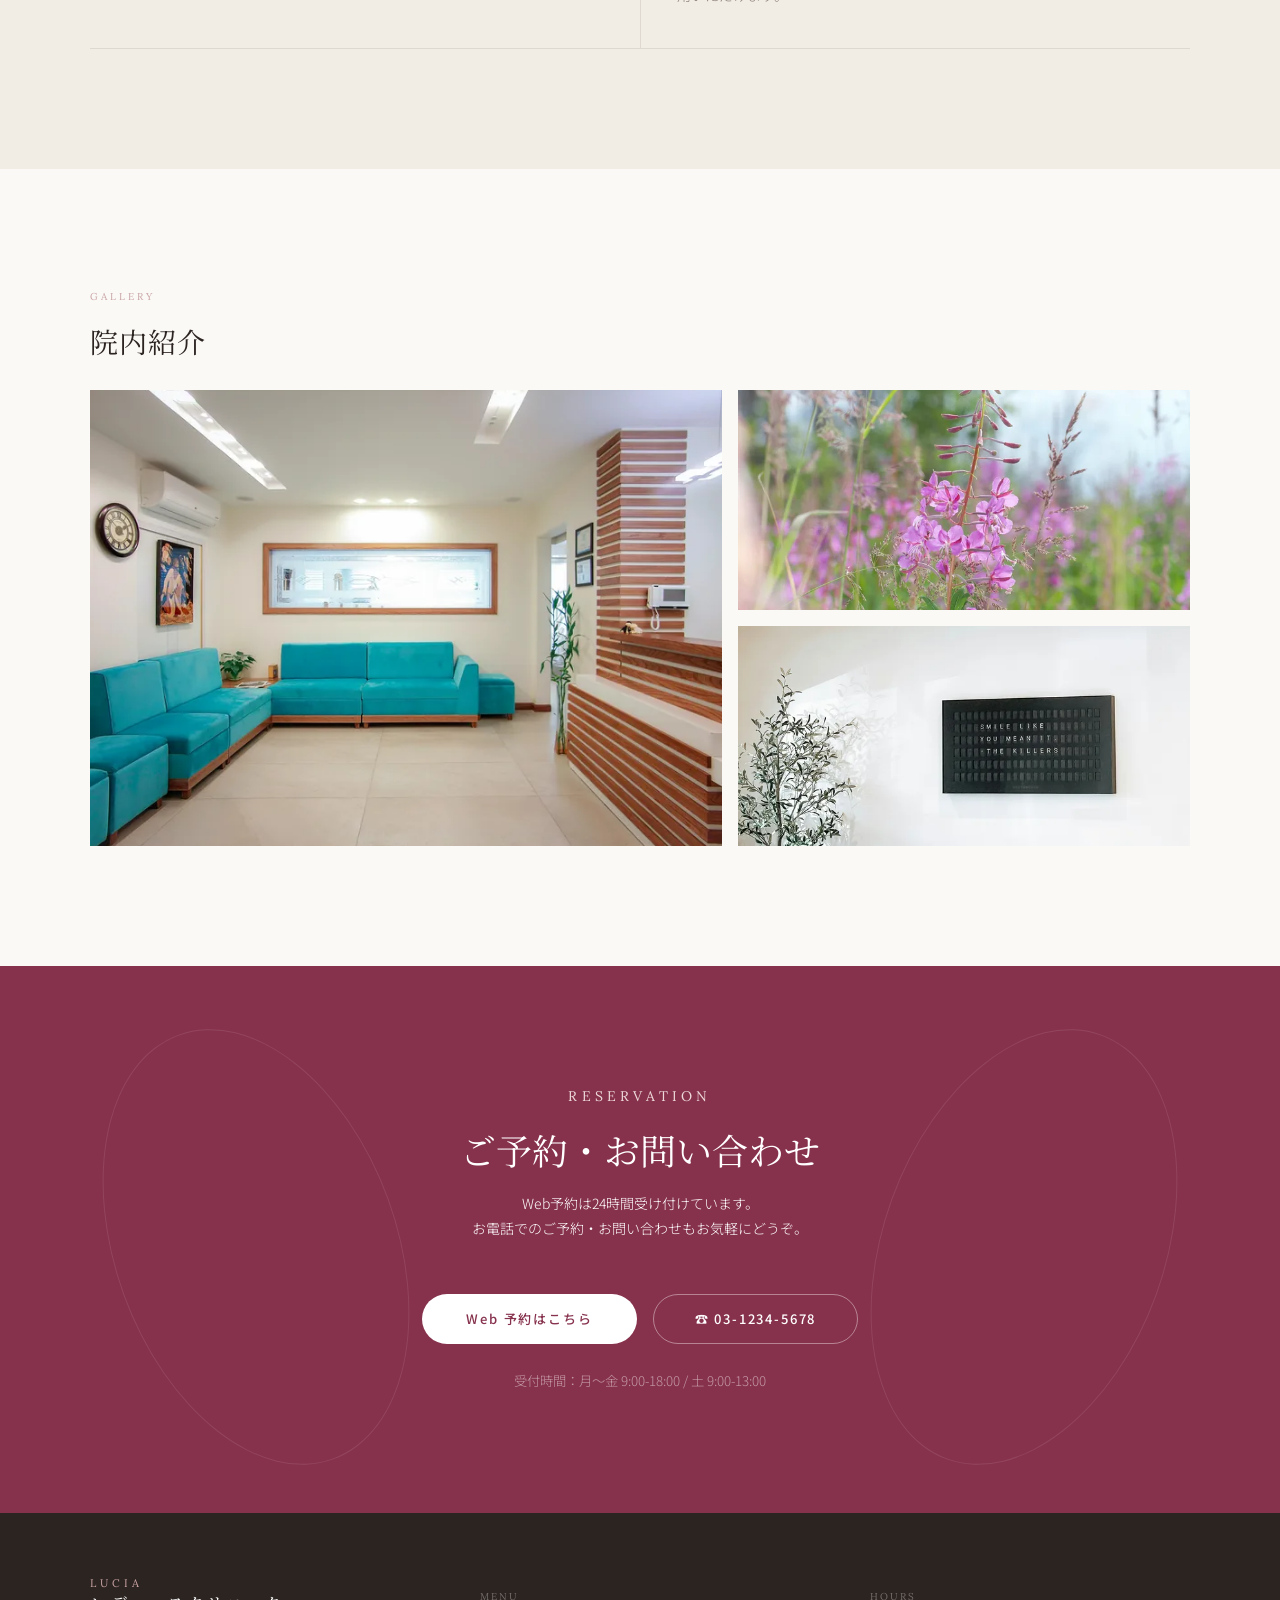
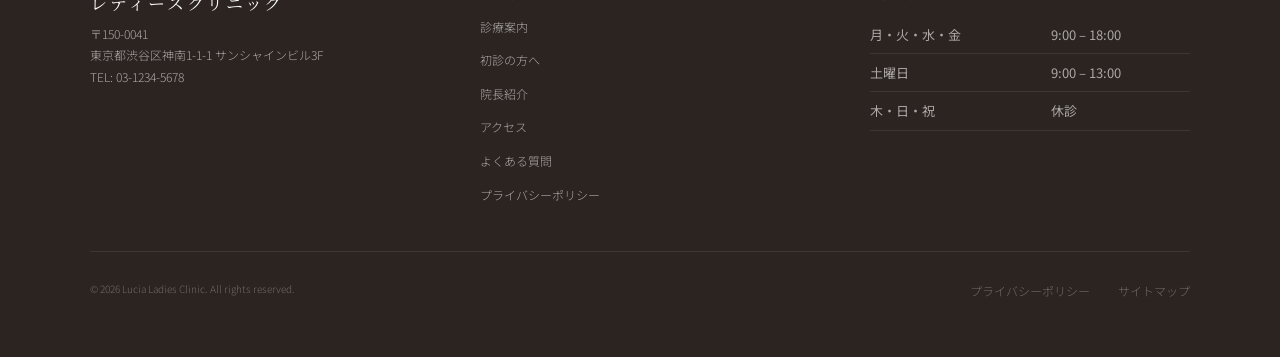
<file: clinic.html>
<!doctype html>
<html lang="ja">
    <head>
        <meta charset="UTF-8" />
        <meta name="viewport" content="width=device-width, initial-scale=1.0" />
        <meta name="description" content="ルシア レディースクリニックの考え方、院長ごあいさつ、クリニックの特徴、院内の様子をご紹介します。" />
        <title>クリニック紹介 | ルシア レディースクリニック</title>
        <link rel="preconnect" href="https://fonts.googleapis.com" />
        <link rel="preconnect" href="https://fonts.gstatic.com" crossorigin />
        <link href="https://fonts.googleapis.com/css2?family=Lora:wght@400;600&family=Noto+Sans+JP:wght@300;400;500&family=Noto+Serif+JP:wght@400;600&display=swap" rel="stylesheet" />
        <link rel="stylesheet" href="assets/css/style.css" />
        <script src="assets/js/main.js" defer></script>
    </head>
    <body>
        <header class="header" id="header">
            <div class="header__inner">
                <a class="logo" href="index.html" aria-label="ルシア レディースクリニック ホーム">
                    <span class="logo__en">LUCIA</span>
                    <span class="logo__ja">レディースクリニック</span>
                </a>
                <nav class="global-nav" id="global-nav" aria-label="メインナビゲーション">
                    <a class="global-nav__link" href="services.html">診療案内</a>
                    <a class="global-nav__link" href="first-visit.html">初めての方へ</a>
                    <a class="global-nav__link" href="clinic.html" aria-current="page">クリニック紹介</a>
                    <a class="global-nav__link" href="access.html">アクセス</a>
                    <a class="global-nav__link" href="faq.html">FAQ</a>
                    <a class="global-nav__reservation button button--small" href="index.html#reservation">Web 予約</a>
                </nav>
                <button class="menu-button" type="button" aria-controls="global-nav" aria-expanded="false" aria-label="メニューを開く">
                    <span class="menu-button__line"></span>
                    <span class="menu-button__line"></span>
                    <span class="menu-button__line"></span>
                </button>
            </div>
        </header>

        <main>
            <section class="page-kv">
                <div class="page-kv__inner container">
                    <p class="page-kv__en">ABOUT LUCIA</p>
                    <span class="page-kv__line" aria-hidden="true"></span>
                    <h1 class="page-kv__title">クリニック紹介</h1>
                </div>
                <div class="container">
                    <nav class="breadcrumb page-kv__breadcrumb" aria-label="パンくずリスト">
                        <ol class="breadcrumb__list">
                            <li class="breadcrumb__item"><a class="breadcrumb__link" href="index.html">ホーム</a></li>
                            <li class="breadcrumb__item" aria-current="page">クリニック紹介</li>
                        </ol>
                    </nav>
                </div>
            </section>

            <section class="section">
                <div class="container clinic-concept reveal">
                    <div class="clinic-concept__visual">
                        <picture class="clinic-concept__picture">
                            <source srcset="assets/img/concept.webp" type="image/webp" />
                            <img class="clinic-concept__image" src="assets/img/concept.jpg" alt="窓辺で花束を持つ女性" width="700" height="900" loading="lazy" />
                        </picture>
                        <p class="clinic-concept__caption">“女性のお悩みに、正面から向き合う”</p>
                    </div>
                    <div class="clinic-concept__body">
                        <p class="eyebrow">OUR CONCEPT</p>
                        <h2 class="section-title">あなたの「いつも」に、<br />安心を。</h2>
                        <i class="divider" aria-hidden="true"></i>
                        <p class="clinic-concept__text">婦人科を受診することは、まだ多くの方にとってハードルが高いと感じられているかもしれません。</p>
                        <p class="clinic-concept__text">月経のこと、妊娠のこと、更年期のこと。女性の体は、生涯を通じてさまざまな変化とともにあります。</p>
                        <p class="clinic-concept__text">ルシア レディースクリニックは、そんな女性のすべてのライフステージに寄り添い、安心して「相談できる場所」でありたいと思っています。</p>
                        <p class="clinic-concept__text">女性医師・女性スタッフが丁寧にお話を伺い、あなた自身が納得できる医療を一緒に考えます。</p>
                        <p class="clinic-concept__message">すべての女性に、自分らしい健康を。</p>
                    </div>
                </div>
            </section>

            <section class="section section--ivory">
                <div class="container clinic-doctor reveal">
                    <div class="clinic-doctor__body">
                        <p class="eyebrow">DOCTOR'S MESSAGE</p>
                        <h2 class="section-title">院長ごあいさつ</h2>
                        <i class="divider" aria-hidden="true"></i>
                        <p class="clinic-doctor__text">女性の体は、思春期から妊娠・出産、そして更年期まで、長い年月をかけてさまざまな変化を経験します。</p>
                        <p class="clinic-doctor__text">私自身も一人の女性として、その変化の中で感じる不安や戸惑いを大切に受け止めたいと思っています。</p>
                        <p class="clinic-doctor__text">婦人科は怖い場所ではありません。「ちょっと気になる」「相談してみたい」と思ったその瞬間が、受診のタイミングです。</p>
                        <p class="clinic-doctor__text">スタッフ一同、温かくお迎えします。</p>
                        <p class="clinic-doctor__sign">院長　田中 さくら</p>
                    </div>
                    <div class="clinic-doctor__visual">
                        <picture class="clinic-doctor__picture">
                            <source srcset="assets/img/doctor.webp" type="image/webp" />
                            <img class="clinic-doctor__image" src="assets/img/doctor.jpg" alt="院長 田中さくら" width="700" height="900" loading="lazy" />
                        </picture>
                    </div>
                </div>
            </section>

            <section class="section">
                <div class="container clinic-profile reveal">
                    <p class="eyebrow">DOCTOR PROFILE</p>
                    <h2 class="clinic__heading">院長プロフィール</h2>
                    <p class="clinic-profile__name">田中 さくら</p>
                    <p class="clinic-profile__role">院長 / 産婦人科専門医</p>
                    <p class="clinic-profile__credential">日本産科婦人科学会専門医・指導医</p>
                </div>
            </section>

            <section class="section section--ivory">
                <div class="container reveal">
                    <p class="eyebrow">CLINIC FEATURES</p>
                    <h2 class="clinic__heading">クリニックの特徴</h2>
                    <p class="clinic-features__lead">安心して通えるクリニックをつくるために、大切にしていることがあります。</p>
                    <ul class="clinic-features__list">
                        <li class="clinic-feature">
                            <p class="clinic-feature__number">01</p>
                            <h3 class="clinic-feature__title">女性医師・女性スタッフ</h3>
                            <p class="clinic-feature__text">全スタッフが女性。デリケートなお悩みも安心してお話しいただける環境を整えています。</p>
                        </li>
                        <li class="clinic-feature">
                            <p class="clinic-feature__number">02</p>
                            <h3 class="clinic-feature__title">完全予約制</h3>
                            <p class="clinic-feature__text">Web予約で待合室での長時間待機を軽減。ゆとりある時間でご来院いただけます。</p>
                        </li>
                        <li class="clinic-feature">
                            <p class="clinic-feature__number">03</p>
                            <h3 class="clinic-feature__title">最新医療機器完備</h3>
                            <p class="clinic-feature__text">高精度な超音波診断装置を導入。より正確で安心できる診断を提供します。</p>
                        </li>
                        <li class="clinic-feature">
                            <p class="clinic-feature__number">04</p>
                            <h3 class="clinic-feature__title">好アクセス・バリアフリー</h3>
                            <p class="clinic-feature__text">渋谷駅から徒歩4分。エレベーター完備で妊婦・車いすの方も安心してご利用いただけます。</p>
                        </li>
                    </ul>
                </div>
            </section>

            <section class="section">
                <div class="container reveal">
                    <p class="eyebrow">GALLERY</p>
                    <h2 class="clinic__heading">院内紹介</h2>
                    <div class="clinic-gallery">
                        <figure class="clinic-gallery__item clinic-gallery__item--main">
                            <img class="clinic-gallery__image clinic-gallery__image--main" src="assets/img/waiting-room.webp" alt="明るい待合室" width="500" height="400" loading="lazy" />
                        </figure>
                        <figure class="clinic-gallery__item">
                            <img class="clinic-gallery__image" src="assets/img/flowers.webp" alt="やわらかな草花" width="500" height="400" loading="lazy" />
                        </figure>
                        <figure class="clinic-gallery__item">
                            <img class="clinic-gallery__image" src="assets/img/interior.webp" alt="クリニック内部" width="500" height="400" loading="lazy" />
                        </figure>
                    </div>
                </div>
            </section>

            <section class="reservation section" id="reservation">
                <div class="container">
                    <p class="eyebrow">RESERVATION</p>
                    <h2 class="section-title">ご予約・お問い合わせ</h2>
                    <p>Web予約は24時間受け付けています。<br />お電話でのご予約・お問い合わせもお気軽にどうぞ。</p>
                    <div>
                        <a class="button button--white" href="#">Web 予約はこちら</a>
                        <a class="button button--ghost" href="tel:0312345678">☎ 03-1234-5678</a>
                    </div>
                    <small>受付時間：月〜金 9:00-18:00 / 土 9:00-13:00</small>
                </div>
            </section>
        </main>

        <footer class="footer">
            <div class="container footer__grid">
                <div>
                    <a class="logo logo--footer" href="index.html"><span class="logo__en">LUCIA</span><span class="logo__ja">レディースクリニック</span></a>
                    <p>〒150-0041<br />東京都渋谷区神南1-1-1 サンシャインビル3F<br />TEL: 03-1234-5678</p>
                </div>
                <div>
                    <p class="footer__label">MENU</p>
                    <nav>
                        <a href="services.html">診療案内</a>
                        <a href="first-visit.html">初診の方へ</a>
                        <a href="clinic.html" aria-current="page">院長紹介</a>
                        <a href="access.html">アクセス</a>
                        <a href="faq.html">よくある質問</a>
                        <a href="#">プライバシーポリシー</a>
                    </nav>
                </div>
                <div>
                    <p class="footer__label">HOURS</p>
                    <table>
                        <tr>
                            <th>月・火・水・金</th>
                            <td>9:00 – 18:00</td>
                        </tr>
                        <tr>
                            <th>土曜日</th>
                            <td>9:00 – 13:00</td>
                        </tr>
                        <tr>
                            <th>木・日・祝</th>
                            <td>休診</td>
                        </tr>
                    </table>
                </div>
            </div>
            <div class="container footer__bottom">
                <small>© 2026 Lucia Ladies Clinic. All rights reserved.</small>
                <div>
                    <a href="#">プライバシーポリシー</a>
                    <a href="#">サイトマップ</a>
                </div>
            </div>
        </footer>
        <a class="mobile-reservation" href="index.html#reservation">Web 予約する</a>
    </body>
</html>
</file>
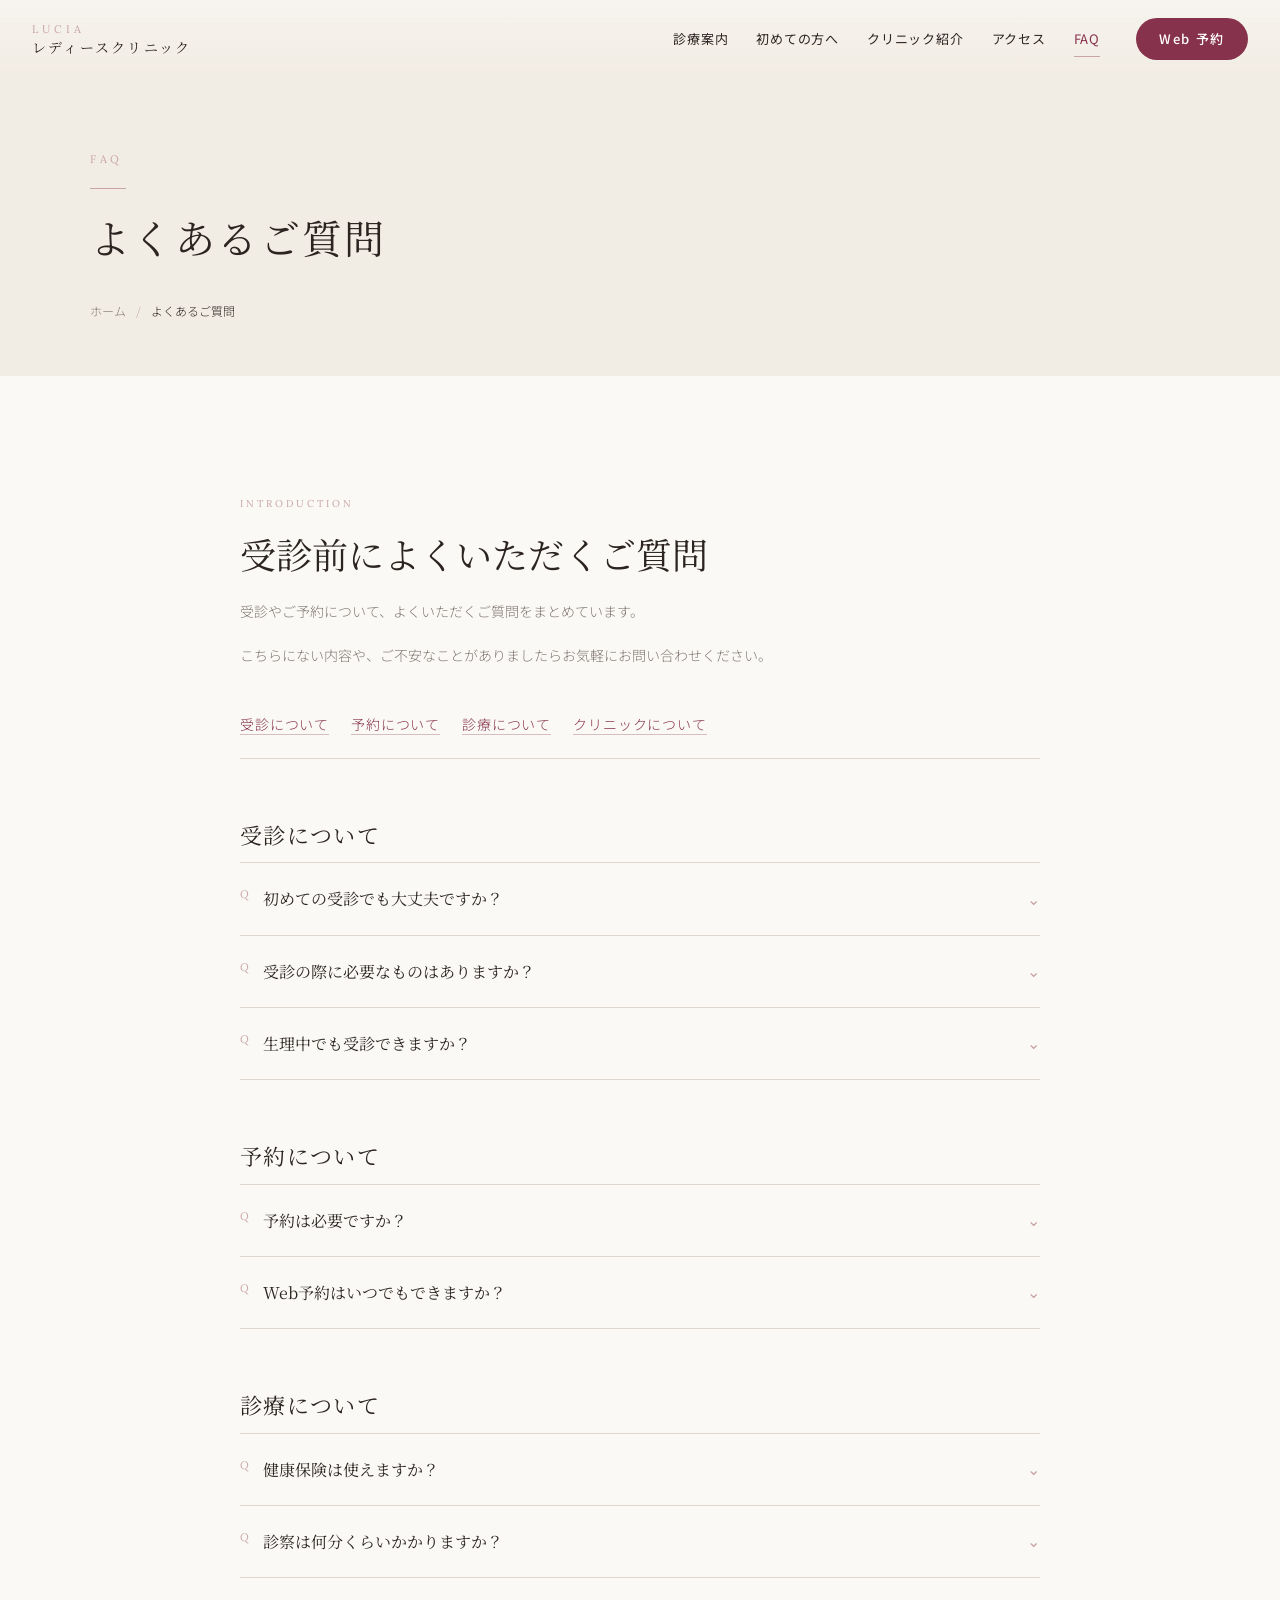
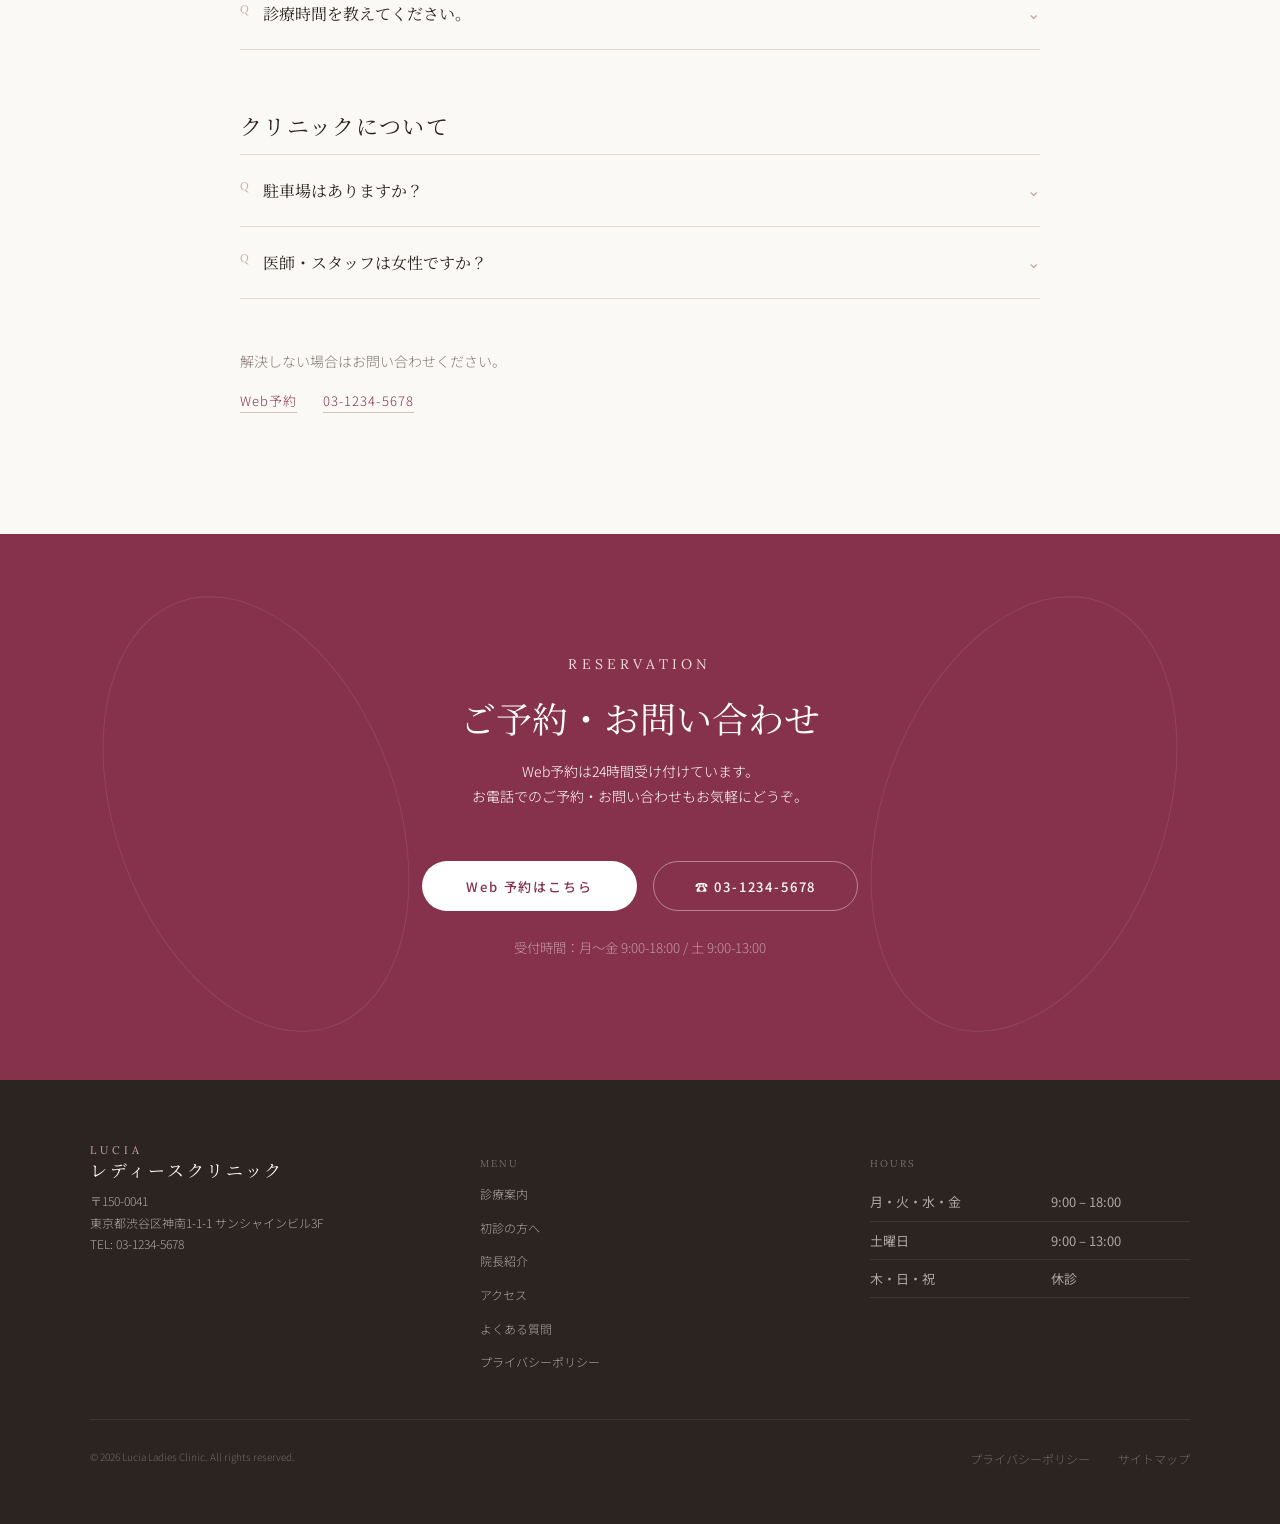
<file: faq.html>
<!doctype html>
<html lang="ja">
    <head>
        <meta charset="UTF-8" />
        <meta name="viewport" content="width=device-width, initial-scale=1.0" />
        <meta name="description" content="ルシア レディースクリニックのよくあるご質問です。受診、予約、診療時間、持ち物についてご確認いただけます。" />
        <title>よくあるご質問 | ルシア レディースクリニック</title>
        <link rel="preconnect" href="https://fonts.googleapis.com" />
        <link rel="preconnect" href="https://fonts.gstatic.com" crossorigin />
        <link href="https://fonts.googleapis.com/css2?family=Lora:wght@400;600&family=Noto+Sans+JP:wght@300;400;500&family=Noto+Serif+JP:wght@400;600&display=swap" rel="stylesheet" />
        <link rel="stylesheet" href="assets/css/style.css" />
        <script src="assets/js/main.js" defer></script>
    </head>
    <body>
        <header class="header" id="header">
            <div class="header__inner">
                <a class="logo" href="index.html" aria-label="ルシア レディースクリニック ホーム">
                    <span class="logo__en">LUCIA</span>
                    <span class="logo__ja">レディースクリニック</span>
                </a>
                <nav class="global-nav" id="global-nav" aria-label="メインナビゲーション">
                    <a class="global-nav__link" href="services.html">診療案内</a>
                    <a class="global-nav__link" href="first-visit.html">初めての方へ</a>
                    <a class="global-nav__link" href="clinic.html">クリニック紹介</a>
                    <a class="global-nav__link" href="access.html">アクセス</a>
                    <a class="global-nav__link" href="faq.html" aria-current="page">FAQ</a>
                    <a class="global-nav__reservation button button--small" href="index.html#reservation">Web 予約</a>
                </nav>
                <button class="menu-button" type="button" aria-controls="global-nav" aria-expanded="false" aria-label="メニューを開く">
                    <span class="menu-button__line"></span>
                    <span class="menu-button__line"></span>
                    <span class="menu-button__line"></span>
                </button>
            </div>
        </header>

        <main>
            <section class="page-kv">
                <div class="page-kv__inner container">
                    <p class="page-kv__en">FAQ</p>
                    <span class="page-kv__line" aria-hidden="true"></span>
                    <h1 class="page-kv__title">よくあるご質問</h1>
                </div>
                <div class="container">
                    <nav class="breadcrumb page-kv__breadcrumb" aria-label="パンくずリスト">
                        <ol class="breadcrumb__list">
                            <li class="breadcrumb__item"><a class="breadcrumb__link" href="index.html">ホーム</a></li>
                            <li class="breadcrumb__item" aria-current="page">よくあるご質問</li>
                        </ol>
                    </nav>
                </div>
            </section>

            <section class="section">
                <div class="container faq-page__body">
                    <div class="faq-page__intro reveal">
                        <p class="eyebrow">INTRODUCTION</p>
                        <h2 class="section-title">受診前によくいただくご質問</h2>
                        <p class="faq-page__lead">受診やご予約について、よくいただくご質問をまとめています。</p>
                        <p class="faq-page__lead">こちらにない内容や、ご不安なことがありましたらお気軽にお問い合わせください。</p>
                    </div>

                    <nav class="faq-page__nav" aria-label="質問カテゴリー">
                        <ul class="faq-page__nav-list">
                            <li class="faq-page__nav-item"><a class="faq-page__nav-link" href="#faq-visit">受診について</a></li>
                            <li class="faq-page__nav-item"><a class="faq-page__nav-link" href="#faq-reserve">予約について</a></li>
                            <li class="faq-page__nav-item"><a class="faq-page__nav-link" href="#faq-care">診療について</a></li>
                            <li class="faq-page__nav-item"><a class="faq-page__nav-link" href="#faq-clinic">クリニックについて</a></li>
                        </ul>
                    </nav>

                    <section class="faq-page__category" id="faq-visit">
                        <h2 class="faq-page__heading">受診について</h2>
                        <div class="faq-page__list">
                            <article class="faq-item">
                                <h3 class="faq-page__item-title">
                                    <button class="faq-page__question" type="button" aria-expanded="false" aria-controls="faq-visit-1">
                                        <span class="faq-page__question-text"><i aria-hidden="true">Q</i>初めての受診でも大丈夫ですか？</span>
                                        <b class="faq-page__icon" aria-hidden="true">⌄</b>
                                    </button>
                                </h3>
                                <div id="faq-visit-1" class="faq-item__answer" hidden>
                                    <p class="faq-page__answer"><i aria-hidden="true">A</i>はい。女性医師・女性スタッフが丁寧にご説明しながら診察を進めます。</p>
                                </div>
                            </article>
                            <article class="faq-item">
                                <h3 class="faq-page__item-title">
                                    <button class="faq-page__question" type="button" aria-expanded="false" aria-controls="faq-visit-2">
                                        <span class="faq-page__question-text"><i aria-hidden="true">Q</i>受診の際に必要なものはありますか？</span>
                                        <b class="faq-page__icon" aria-hidden="true">⌄</b>
                                    </button>
                                </h3>
                                <div id="faq-visit-2" class="faq-item__answer" hidden>
                                    <p class="faq-page__answer"><i aria-hidden="true">A</i>健康保険証、再診の場合は診察券、服用中のお薬がある場合はお薬手帳をご持参ください。</p>
                                </div>
                            </article>
                            <article class="faq-item">
                                <h3 class="faq-page__item-title">
                                    <button class="faq-page__question" type="button" aria-expanded="false" aria-controls="faq-visit-3">
                                        <span class="faq-page__question-text"><i aria-hidden="true">Q</i>生理中でも受診できますか？</span>
                                        <b class="faq-page__icon" aria-hidden="true">⌄</b>
                                    </button>
                                </h3>
                                <div id="faq-visit-3" class="faq-item__answer" hidden>
                                    <p class="faq-page__answer"><i aria-hidden="true">A</i>一般的な問診・相談は可能です。一部の検査は行えない場合があります。</p>
                                </div>
                            </article>
                        </div>
                    </section>

                    <section class="faq-page__category" id="faq-reserve">
                        <h2 class="faq-page__heading">予約について</h2>
                        <div class="faq-page__list">
                            <article class="faq-item">
                                <h3 class="faq-page__item-title">
                                    <button class="faq-page__question" type="button" aria-expanded="false" aria-controls="faq-reserve-1">
                                        <span class="faq-page__question-text"><i aria-hidden="true">Q</i>予約は必要ですか？</span>
                                        <b class="faq-page__icon" aria-hidden="true">⌄</b>
                                    </button>
                                </h3>
                                <div id="faq-reserve-1" class="faq-item__answer" hidden>
                                    <p class="faq-page__answer"><i aria-hidden="true">A</i>当院は完全予約制です。Web予約またはお電話にてご予約ください。</p>
                                </div>
                            </article>
                            <article class="faq-item">
                                <h3 class="faq-page__item-title">
                                    <button class="faq-page__question" type="button" aria-expanded="false" aria-controls="faq-reserve-2">
                                        <span class="faq-page__question-text"><i aria-hidden="true">Q</i>Web予約はいつでもできますか？</span>
                                        <b class="faq-page__icon" aria-hidden="true">⌄</b>
                                    </button>
                                </h3>
                                <div id="faq-reserve-2" class="faq-item__answer" hidden>
                                    <p class="faq-page__answer"><i aria-hidden="true">A</i>Web予約は24時間受け付けています。お電話でのご予約も受け付けています。</p>
                                </div>
                            </article>
                        </div>
                    </section>

                    <section class="faq-page__category" id="faq-care">
                        <h2 class="faq-page__heading">診療について</h2>
                        <div class="faq-page__list">
                            <article class="faq-item">
                                <h3 class="faq-page__item-title">
                                    <button class="faq-page__question" type="button" aria-expanded="false" aria-controls="faq-care-1">
                                        <span class="faq-page__question-text"><i aria-hidden="true">Q</i>健康保険は使えますか？</span>
                                        <b class="faq-page__icon" aria-hidden="true">⌄</b>
                                    </button>
                                </h3>
                                <div id="faq-care-1" class="faq-item__answer" hidden>
                                    <p class="faq-page__answer"><i aria-hidden="true">A</i>多くの診療は保険適用です。一部は自費診療となります。</p>
                                </div>
                            </article>
                            <article class="faq-item">
                                <h3 class="faq-page__item-title">
                                    <button class="faq-page__question" type="button" aria-expanded="false" aria-controls="faq-care-2">
                                        <span class="faq-page__question-text"><i aria-hidden="true">Q</i>診察は何分くらいかかりますか？</span>
                                        <b class="faq-page__icon" aria-hidden="true">⌄</b>
                                    </button>
                                </h3>
                                <div id="faq-care-2" class="faq-item__answer" hidden>
                                    <p class="faq-page__answer"><i aria-hidden="true">A</i>初診は30〜45分程度、再診・検診のみは15〜20分程度が目安です。</p>
                                </div>
                            </article>
                            <article class="faq-item">
                                <h3 class="faq-page__item-title">
                                    <button class="faq-page__question" type="button" aria-expanded="false" aria-controls="faq-care-3">
                                        <span class="faq-page__question-text"><i aria-hidden="true">Q</i>診療時間を教えてください。</span>
                                        <b class="faq-page__icon" aria-hidden="true">⌄</b>
                                    </button>
                                </h3>
                                <div id="faq-care-3" class="faq-item__answer" hidden>
                                    <p class="faq-page__answer"><i aria-hidden="true">A</i>月・火・水・金は9:00–18:00、土曜日は9:00–13:00です。木・日・祝は休診です。</p>
                                </div>
                            </article>
                        </div>
                    </section>

                    <section class="faq-page__category" id="faq-clinic">
                        <h2 class="faq-page__heading">クリニックについて</h2>
                        <div class="faq-page__list">
                            <article class="faq-item">
                                <h3 class="faq-page__item-title">
                                    <button class="faq-page__question" type="button" aria-expanded="false" aria-controls="faq-clinic-1">
                                        <span class="faq-page__question-text"><i aria-hidden="true">Q</i>駐車場はありますか？</span>
                                        <b class="faq-page__icon" aria-hidden="true">⌄</b>
                                    </button>
                                </h3>
                                <div id="faq-clinic-1" class="faq-item__answer" hidden>
                                    <p class="faq-page__answer"><i aria-hidden="true">A</i>専用駐車場はありません。近隣のコインパーキングをご利用ください。</p>
                                </div>
                            </article>
                            <article class="faq-item">
                                <h3 class="faq-page__item-title">
                                    <button class="faq-page__question" type="button" aria-expanded="false" aria-controls="faq-clinic-2">
                                        <span class="faq-page__question-text"><i aria-hidden="true">Q</i>医師・スタッフは女性ですか？</span>
                                        <b class="faq-page__icon" aria-hidden="true">⌄</b>
                                    </button>
                                </h3>
                                <div id="faq-clinic-2" class="faq-item__answer" hidden>
                                    <p class="faq-page__answer"><i aria-hidden="true">A</i>女性医師・女性スタッフが対応します。</p>
                                </div>
                            </article>
                        </div>
                    </section>

                    <div class="faq-page__contact">
                        <p class="faq-page__contact-text">解決しない場合はお問い合わせください。</p>
                        <a class="faq-page__contact-link" href="index.html#reservation">Web予約</a>
                        <a class="faq-page__contact-link" href="tel:0312345678">03-1234-5678</a>
                    </div>
                </div>
            </section>

            <section class="reservation section" id="reservation">
                <div class="container">
                    <p class="eyebrow">RESERVATION</p>
                    <h2 class="section-title">ご予約・お問い合わせ</h2>
                    <p>Web予約は24時間受け付けています。<br />お電話でのご予約・お問い合わせもお気軽にどうぞ。</p>
                    <div>
                        <a class="button button--white" href="#">Web 予約はこちら</a>
                        <a class="button button--ghost" href="tel:0312345678">☎ 03-1234-5678</a>
                    </div>
                    <small>受付時間：月〜金 9:00-18:00 / 土 9:00-13:00</small>
                </div>
            </section>
        </main>

        <footer class="footer">
            <div class="container footer__grid">
                <div>
                    <a class="logo logo--footer" href="index.html"><span class="logo__en">LUCIA</span><span class="logo__ja">レディースクリニック</span></a>
                    <p>〒150-0041<br />東京都渋谷区神南1-1-1 サンシャインビル3F<br />TEL: 03-1234-5678</p>
                </div>
                <div>
                    <p class="footer__label">MENU</p>
                    <nav>
                        <a href="services.html">診療案内</a>
                        <a href="first-visit.html">初診の方へ</a>
                        <a href="clinic.html">院長紹介</a>
                        <a href="access.html">アクセス</a>
                        <a href="faq.html" aria-current="page">よくある質問</a>
                        <a href="#">プライバシーポリシー</a>
                    </nav>
                </div>
                <div>
                    <p class="footer__label">HOURS</p>
                    <table>
                        <tr>
                            <th>月・火・水・金</th>
                            <td>9:00 – 18:00</td>
                        </tr>
                        <tr>
                            <th>土曜日</th>
                            <td>9:00 – 13:00</td>
                        </tr>
                        <tr>
                            <th>木・日・祝</th>
                            <td>休診</td>
                        </tr>
                    </table>
                </div>
            </div>
            <div class="container footer__bottom">
                <small>© 2026 Lucia Ladies Clinic. All rights reserved.</small>
                <div>
                    <a href="#">プライバシーポリシー</a>
                    <a href="#">サイトマップ</a>
                </div>
            </div>
        </footer>
        <a class="mobile-reservation" href="index.html#reservation">Web 予約する</a>
    </body>
</html>
</file>
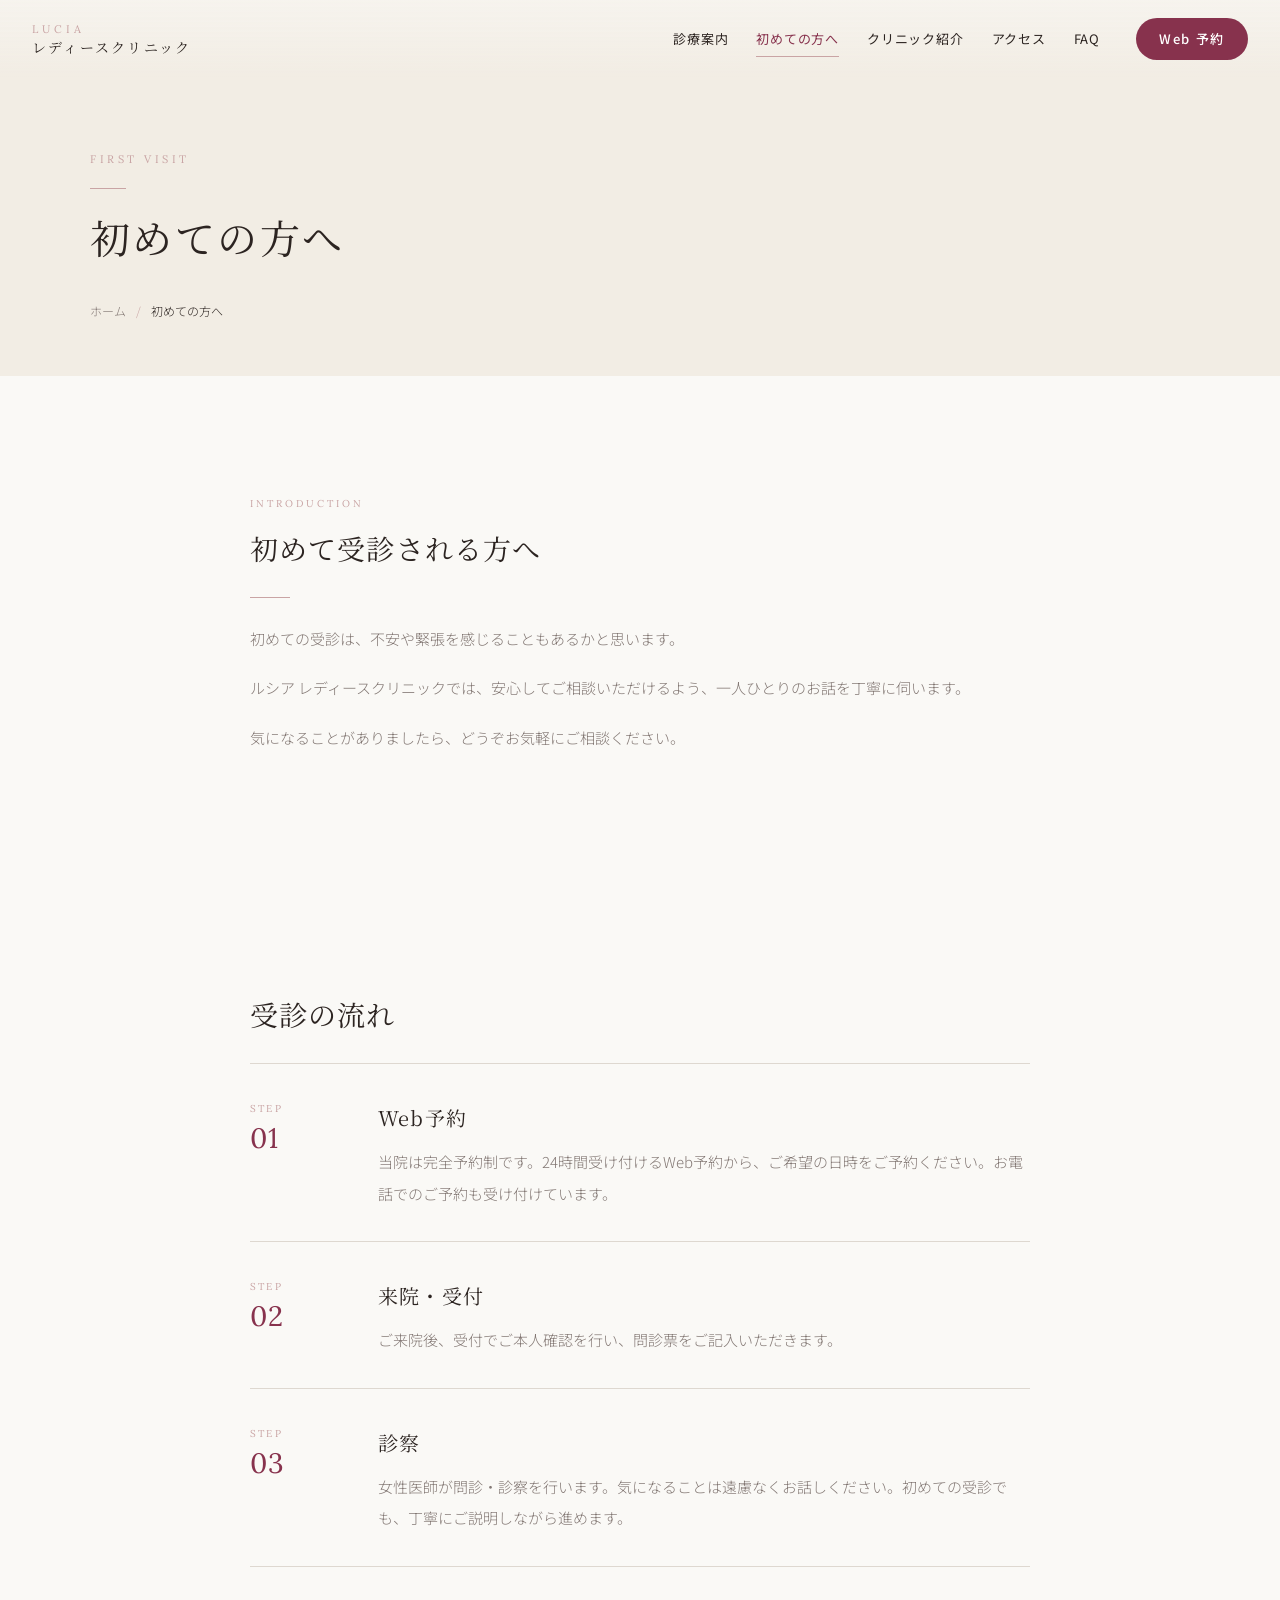
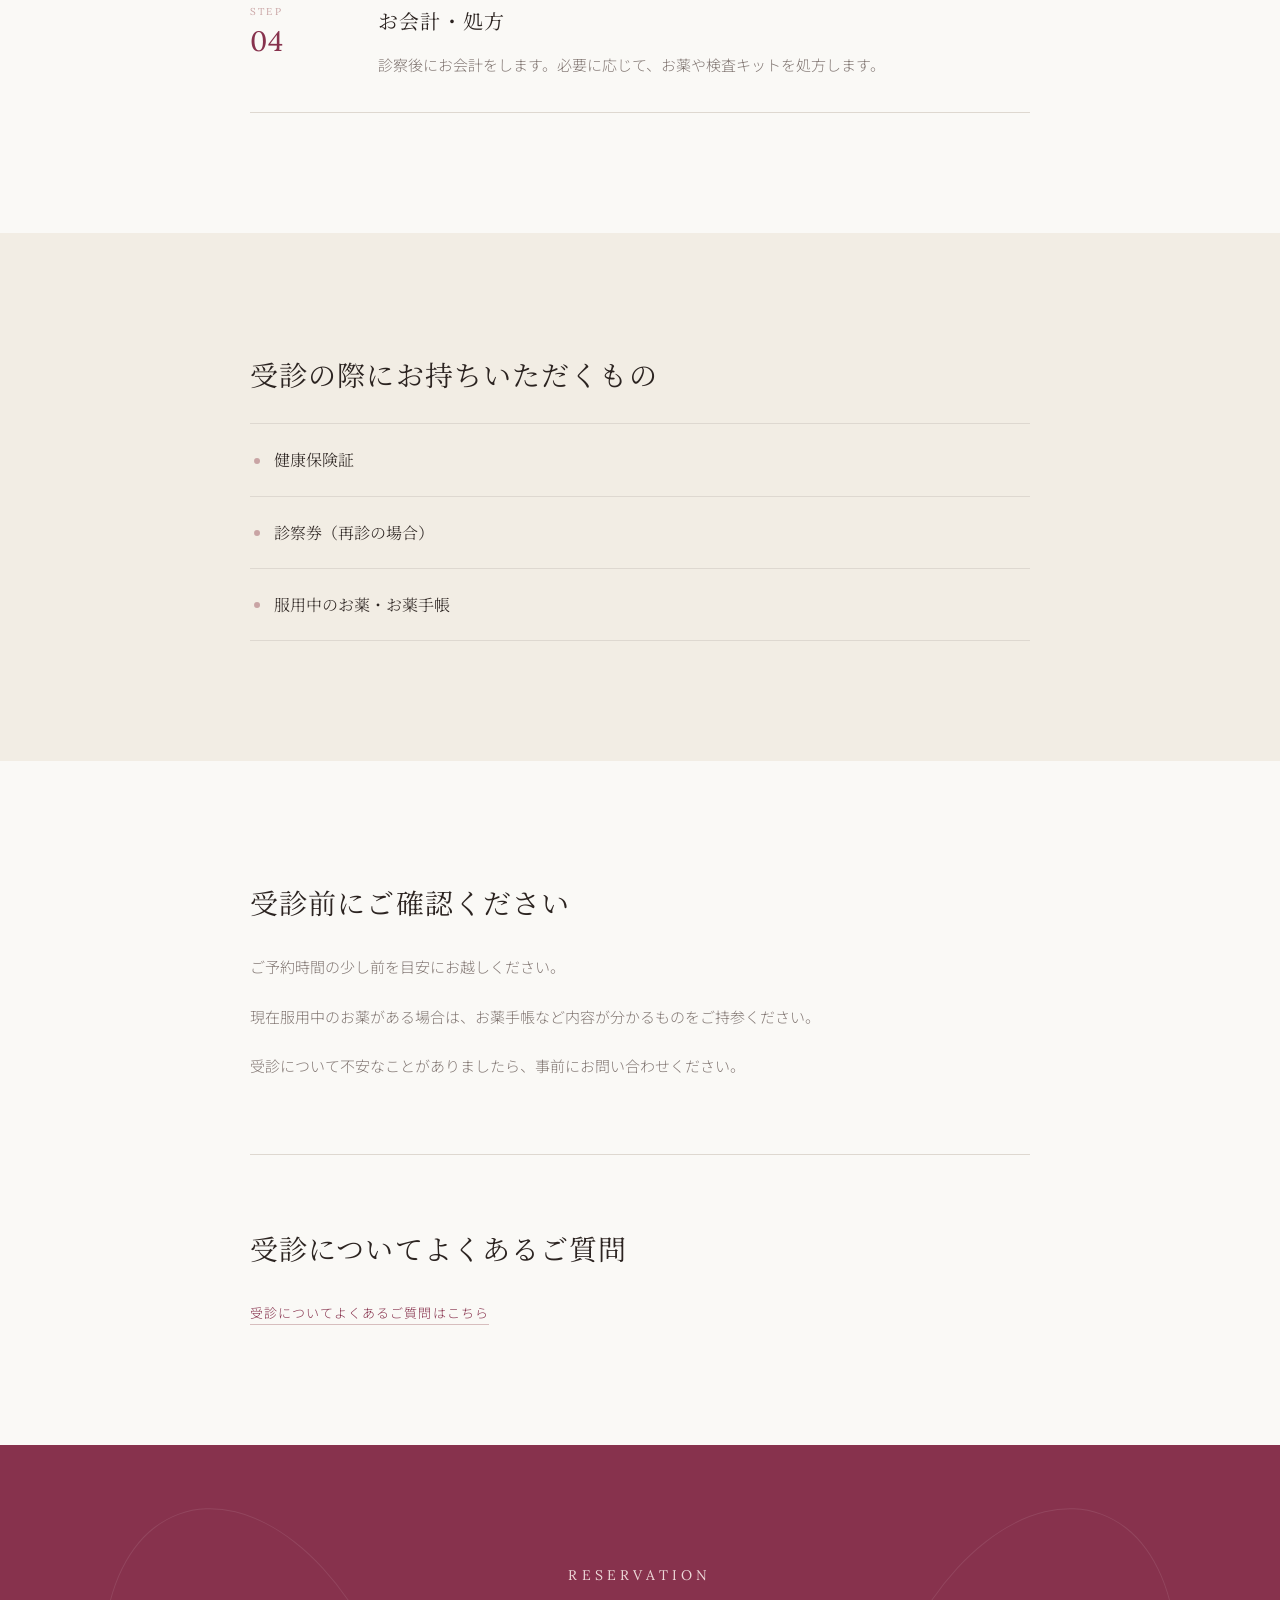
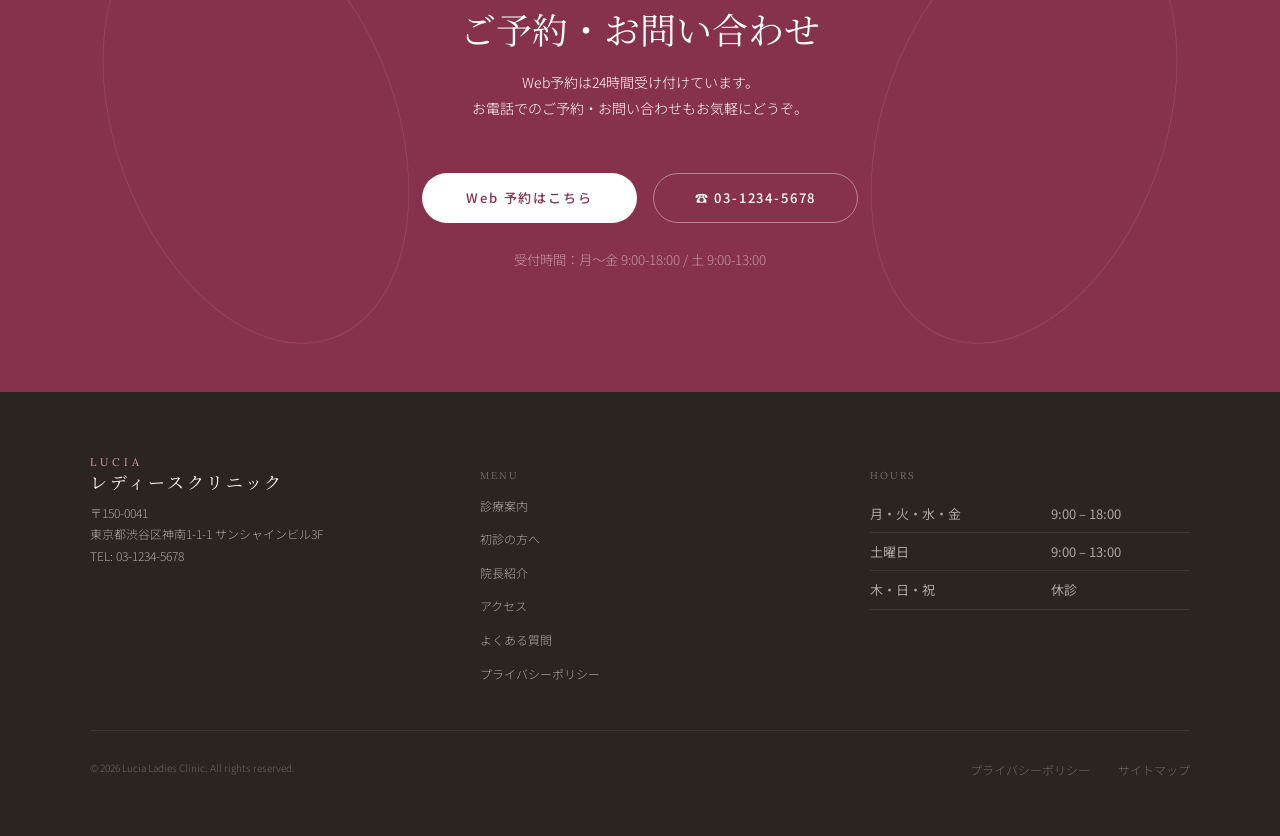
<file: first-visit.html>
<!doctype html>
<html lang="ja">
    <head>
        <meta charset="UTF-8" />
        <meta name="viewport" content="width=device-width, initial-scale=1.0" />
        <meta name="description" content="ルシア レディースクリニックを初めて受診される方へ。ご予約から来院、診察、お会計までの流れと、お持ちいただくものをご案内します。" />
        <title>初めての方へ | ルシア レディースクリニック</title>
        <link rel="preconnect" href="https://fonts.googleapis.com" />
        <link rel="preconnect" href="https://fonts.gstatic.com" crossorigin />
        <link href="https://fonts.googleapis.com/css2?family=Lora:wght@400;600&family=Noto+Sans+JP:wght@300;400;500&family=Noto+Serif+JP:wght@400;600&display=swap" rel="stylesheet" />
        <link rel="stylesheet" href="assets/css/style.css" />
        <script src="assets/js/main.js" defer></script>
    </head>
    <body>
        <header class="header" id="header">
            <div class="header__inner">
                <a class="logo" href="index.html" aria-label="ルシア レディースクリニック ホーム">
                    <span class="logo__en">LUCIA</span>
                    <span class="logo__ja">レディースクリニック</span>
                </a>
                <nav class="global-nav" id="global-nav" aria-label="メインナビゲーション">
                    <a class="global-nav__link" href="services.html">診療案内</a>
                    <a class="global-nav__link" href="first-visit.html" aria-current="page">初めての方へ</a>
                    <a class="global-nav__link" href="clinic.html">クリニック紹介</a>
                    <a class="global-nav__link" href="access.html">アクセス</a>
                    <a class="global-nav__link" href="faq.html">FAQ</a>
                    <a class="global-nav__reservation button button--small" href="index.html#reservation">Web 予約</a>
                </nav>
                <button class="menu-button" type="button" aria-controls="global-nav" aria-expanded="false" aria-label="メニューを開く">
                    <span class="menu-button__line"></span>
                    <span class="menu-button__line"></span>
                    <span class="menu-button__line"></span>
                </button>
            </div>
        </header>

        <main>
            <section class="page-kv">
                <div class="page-kv__inner container">
                    <p class="page-kv__en">FIRST VISIT</p>
                    <span class="page-kv__line" aria-hidden="true"></span>
                    <h1 class="page-kv__title">初めての方へ</h1>
                </div>
                <div class="container">
                    <nav class="breadcrumb page-kv__breadcrumb" aria-label="パンくずリスト">
                        <ol class="breadcrumb__list">
                            <li class="breadcrumb__item"><a class="breadcrumb__link" href="index.html">ホーム</a></li>
                            <li class="breadcrumb__item" aria-current="page">初めての方へ</li>
                        </ol>
                    </nav>
                </div>
            </section>

            <section class="section">
                <div class="container first-visit__narrow">
                    <div class="first-visit__intro reveal">
                        <p class="eyebrow">INTRODUCTION</p>
                        <h2 class="first-visit__heading">初めて受診される方へ</h2>
                        <i class="divider" aria-hidden="true"></i>
                        <p class="first-visit__lead">初めての受診は、不安や緊張を感じることもあるかと思います。</p>
                        <p class="first-visit__lead">ルシア レディースクリニックでは、安心してご相談いただけるよう、一人ひとりのお話を丁寧に伺います。</p>
                        <p class="first-visit__lead">気になることがありましたら、どうぞお気軽にご相談ください。</p>
                    </div>
                </div>
            </section>

            <section class="section">
                <div class="container first-visit__narrow">
                    <h2 class="first-visit__heading">受診の流れ</h2>
                    <ol class="first-visit__flow-list">
                        <li class="first-visit__flow-item">
                            <p class="first-visit__flow-number"><span class="first-visit__flow-label">STEP</span>01</p>
                            <div class="first-visit__flow-body">
                                <h3 class="first-visit__flow-title">Web予約</h3>
                                <p class="first-visit__flow-text">当院は完全予約制です。24時間受け付けるWeb予約から、ご希望の日時をご予約ください。お電話でのご予約も受け付けています。</p>
                            </div>
                        </li>
                        <li class="first-visit__flow-item">
                            <p class="first-visit__flow-number"><span class="first-visit__flow-label">STEP</span>02</p>
                            <div class="first-visit__flow-body">
                                <h3 class="first-visit__flow-title">来院・受付</h3>
                                <p class="first-visit__flow-text">ご来院後、受付でご本人確認を行い、問診票をご記入いただきます。</p>
                            </div>
                        </li>
                        <li class="first-visit__flow-item">
                            <p class="first-visit__flow-number"><span class="first-visit__flow-label">STEP</span>03</p>
                            <div class="first-visit__flow-body">
                                <h3 class="first-visit__flow-title">診察</h3>
                                <p class="first-visit__flow-text">女性医師が問診・診察を行います。気になることは遠慮なくお話しください。初めての受診でも、丁寧にご説明しながら進めます。</p>
                            </div>
                        </li>
                        <li class="first-visit__flow-item">
                            <p class="first-visit__flow-number"><span class="first-visit__flow-label">STEP</span>04</p>
                            <div class="first-visit__flow-body">
                                <h3 class="first-visit__flow-title">お会計・処方</h3>
                                <p class="first-visit__flow-text">診察後にお会計をします。必要に応じて、お薬や検査キットを処方します。</p>
                            </div>
                        </li>
                    </ol>
                </div>
            </section>

            <section class="section section--ivory">
                <div class="container first-visit__narrow">
                    <h2 class="first-visit__heading">受診の際にお持ちいただくもの</h2>
                    <ul class="first-visit__belongings">
                        <li class="first-visit__belongings-item"><span class="first-visit__mark" aria-hidden="true"></span>健康保険証</li>
                        <li class="first-visit__belongings-item"><span class="first-visit__mark" aria-hidden="true"></span>診察券（再診の場合）</li>
                        <li class="first-visit__belongings-item"><span class="first-visit__mark" aria-hidden="true"></span>服用中のお薬・お薬手帳</li>
                    </ul>
                </div>
            </section>

            <section class="section">
                <div class="container first-visit__narrow">
                    <h2 class="first-visit__heading">受診前にご確認ください</h2>
                    <p class="first-visit__text">ご予約時間の少し前を目安にお越しください。</p>
                    <p class="first-visit__text">現在服用中のお薬がある場合は、お薬手帳など内容が分かるものをご持参ください。</p>
                    <p class="first-visit__text">受診について不安なことがありましたら、事前にお問い合わせください。</p>
                    <div class="first-visit__faq">
                        <h2 class="first-visit__heading">受診についてよくあるご質問</h2>
                        <a class="first-visit__faq-link" href="index.html#faq">受診についてよくあるご質問はこちら</a>
                    </div>
                </div>
            </section>

            <section class="reservation section" id="reservation">
                <div class="container">
                    <p class="eyebrow">RESERVATION</p>
                    <h2 class="section-title">ご予約・お問い合わせ</h2>
                    <p>Web予約は24時間受け付けています。<br />お電話でのご予約・お問い合わせもお気軽にどうぞ。</p>
                    <div>
                        <a class="button button--white" href="#">Web 予約はこちら</a>
                        <a class="button button--ghost" href="tel:0312345678">☎ 03-1234-5678</a>
                    </div>
                    <small>受付時間：月〜金 9:00-18:00 / 土 9:00-13:00</small>
                </div>
            </section>
        </main>

        <footer class="footer">
            <div class="container footer__grid">
                <div>
                    <a class="logo logo--footer" href="index.html"><span class="logo__en">LUCIA</span><span class="logo__ja">レディースクリニック</span></a>
                    <p>〒150-0041<br />東京都渋谷区神南1-1-1 サンシャインビル3F<br />TEL: 03-1234-5678</p>
                </div>
                <div>
                    <p class="footer__label">MENU</p>
                    <nav>
                        <a href="services.html">診療案内</a>
                        <a href="first-visit.html" aria-current="page">初診の方へ</a>
                        <a href="clinic.html">院長紹介</a>
                        <a href="access.html">アクセス</a>
                        <a href="faq.html">よくある質問</a>
                        <a href="#">プライバシーポリシー</a>
                    </nav>
                </div>
                <div>
                    <p class="footer__label">HOURS</p>
                    <table>
                        <tr>
                            <th>月・火・水・金</th>
                            <td>9:00 – 18:00</td>
                        </tr>
                        <tr>
                            <th>土曜日</th>
                            <td>9:00 – 13:00</td>
                        </tr>
                        <tr>
                            <th>木・日・祝</th>
                            <td>休診</td>
                        </tr>
                    </table>
                </div>
            </div>
            <div class="container footer__bottom">
                <small>© 2026 Lucia Ladies Clinic. All rights reserved.</small>
                <div>
                    <a href="#">プライバシーポリシー</a>
                    <a href="#">サイトマップ</a>
                </div>
            </div>
        </footer>
        <a class="mobile-reservation" href="index.html#reservation">Web 予約する</a>
    </body>
</html>
</file>
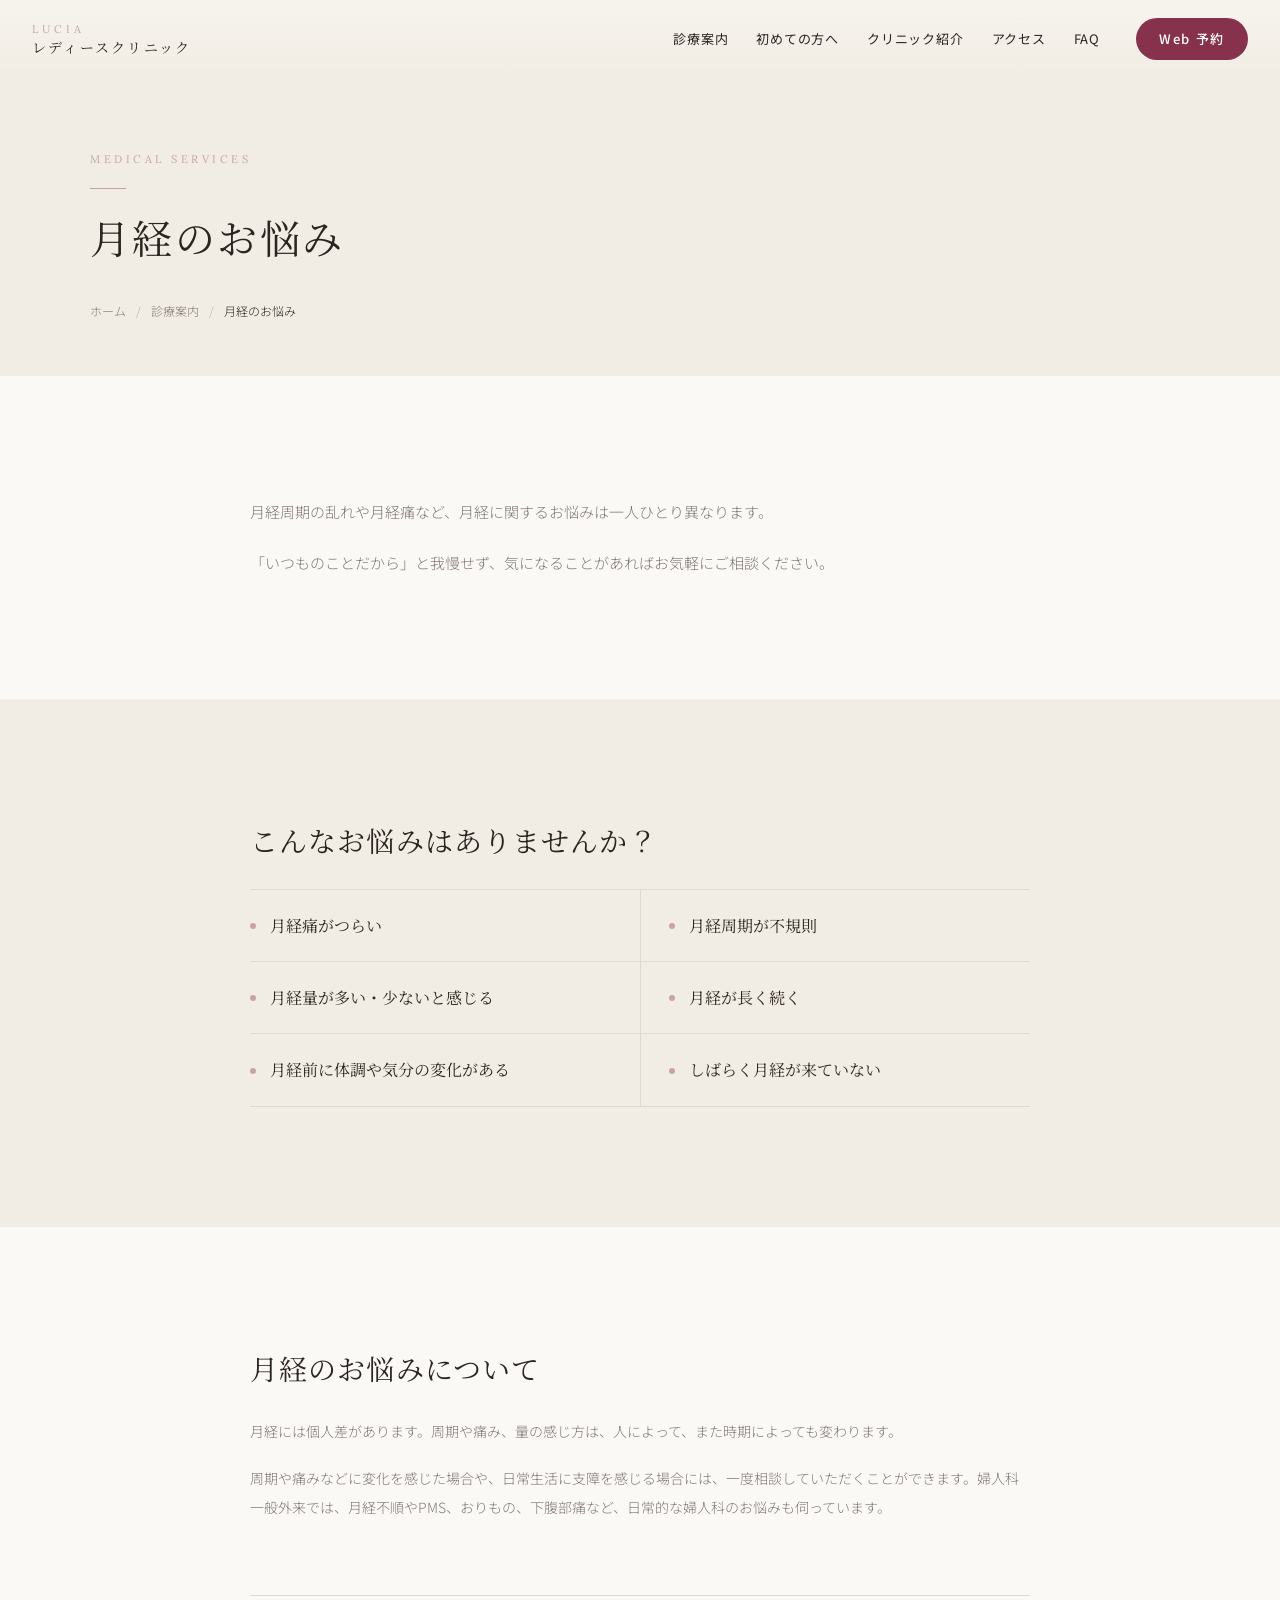
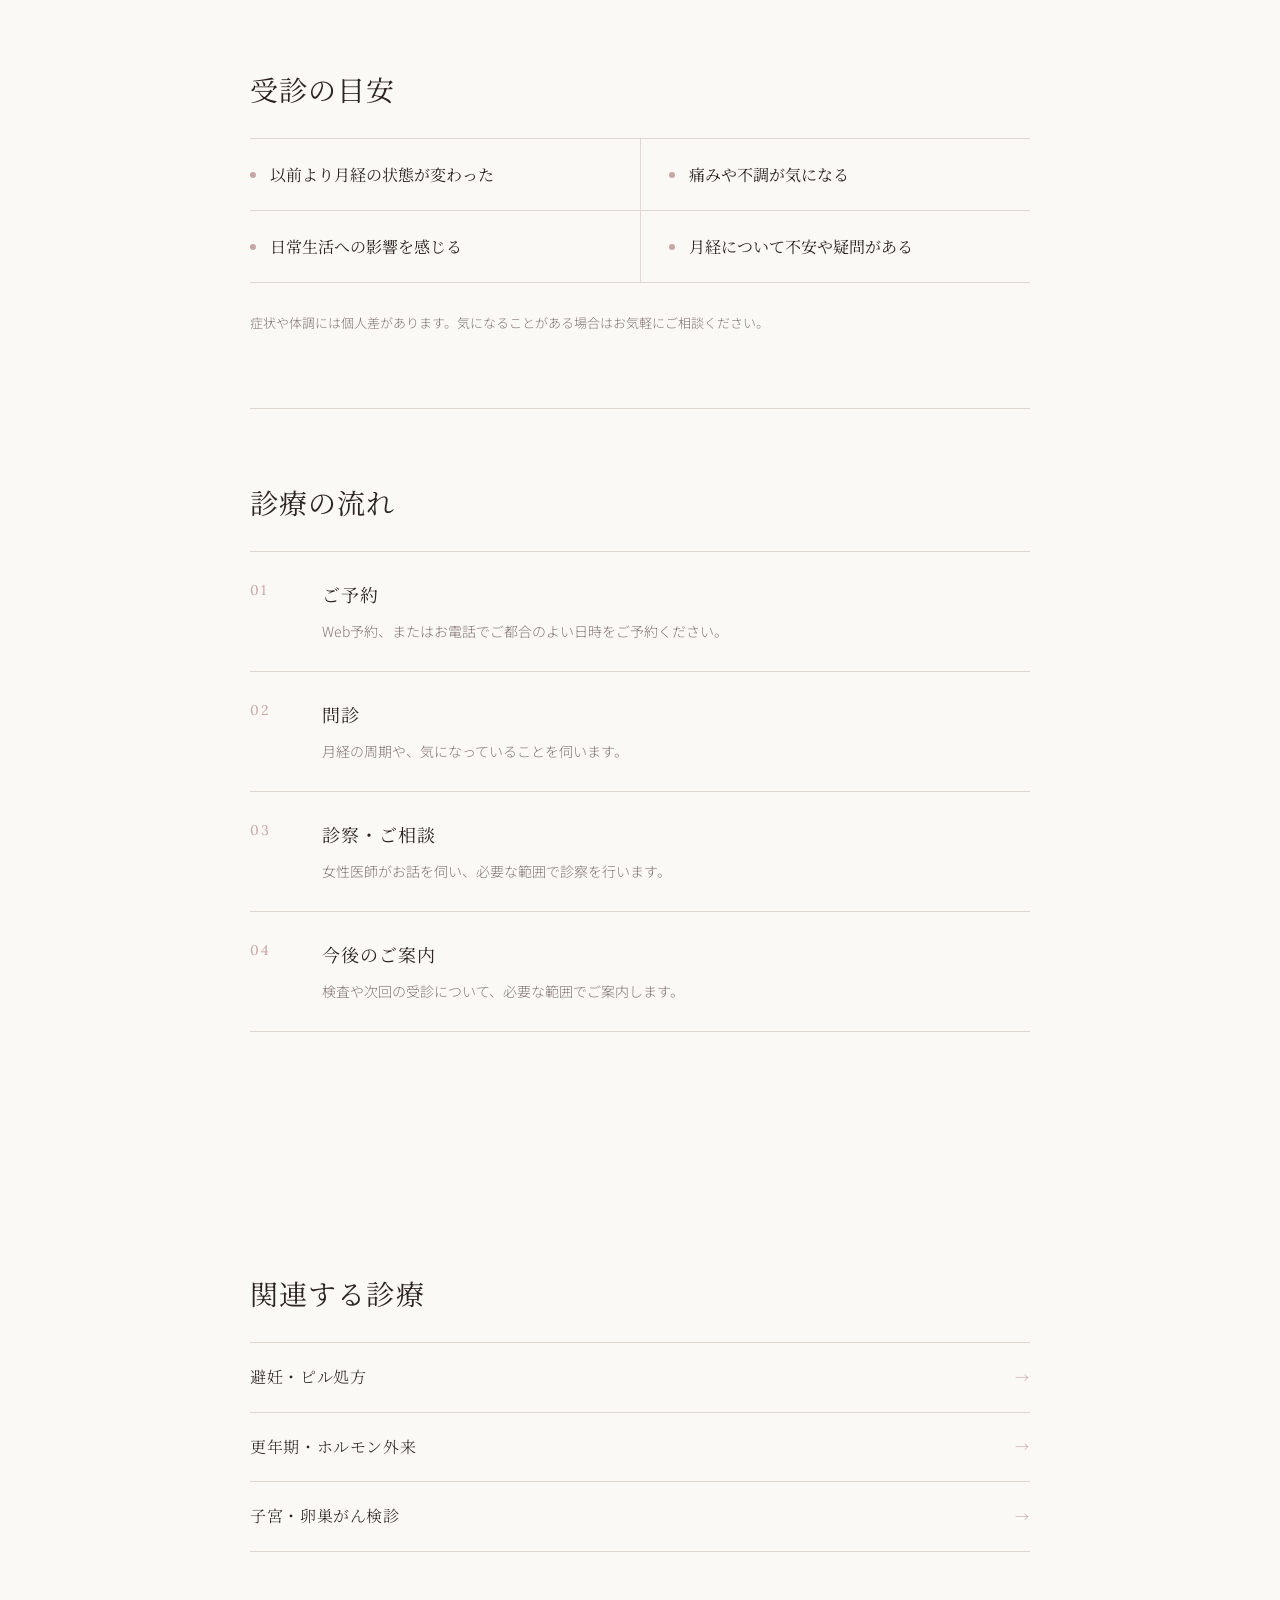
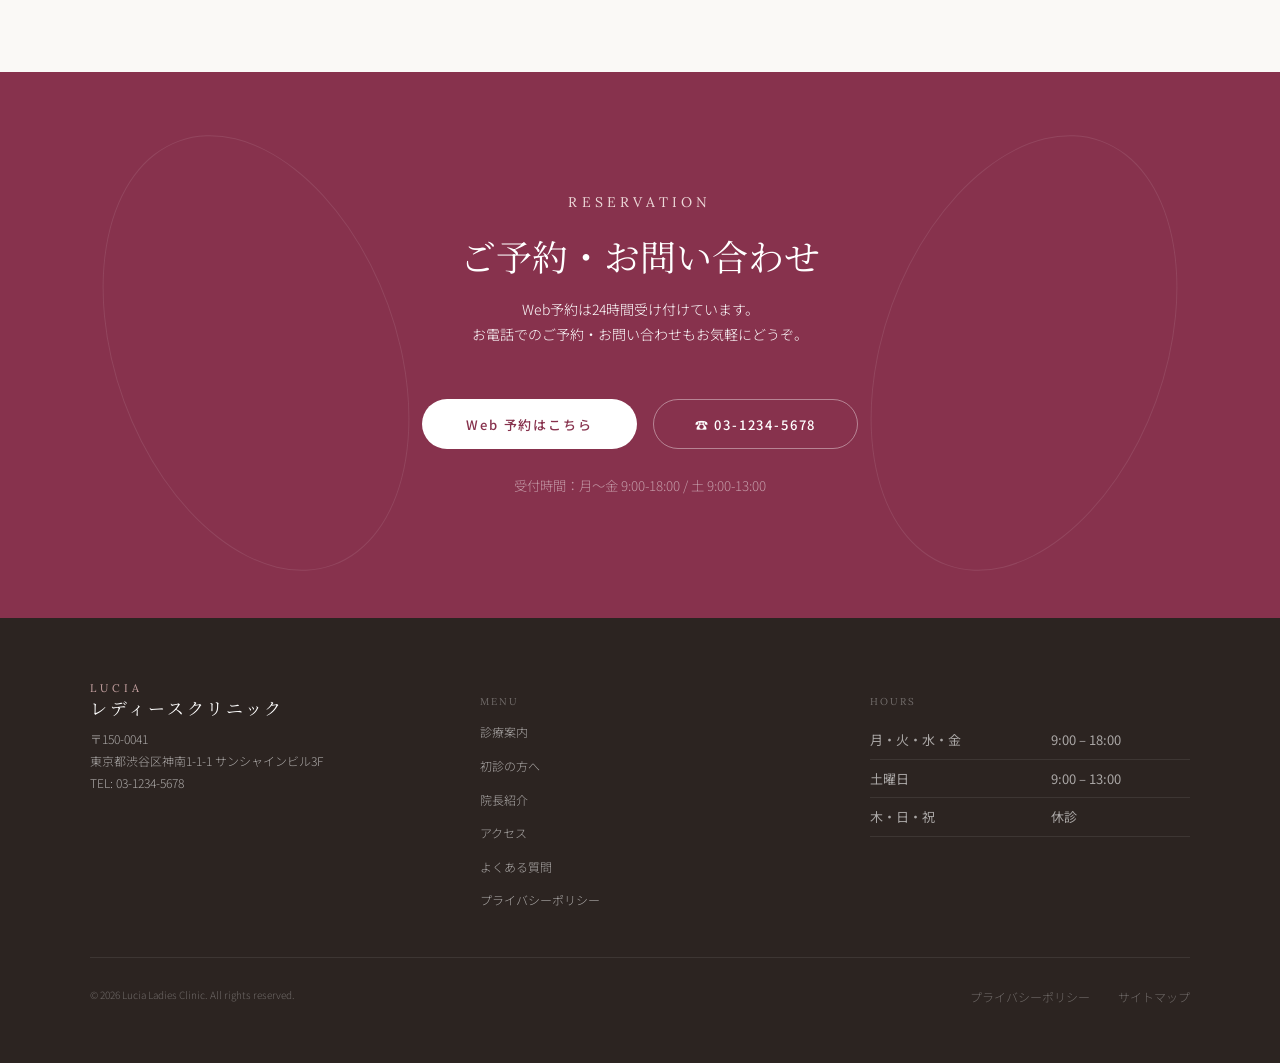
<file: service-detail.html>
<!doctype html>
<html lang="ja">
    <head>
        <meta charset="UTF-8" />
        <meta name="viewport" content="width=device-width, initial-scale=1.0" />
        <meta name="description" content="ルシア レディースクリニックの月経のお悩みについてのご案内です。月経痛や周期の変化など、気になることはご相談ください。" />
        <title>月経のお悩み | ルシア レディースクリニック</title>
        <link rel="preconnect" href="https://fonts.googleapis.com" />
        <link rel="preconnect" href="https://fonts.gstatic.com" crossorigin />
        <link href="https://fonts.googleapis.com/css2?family=Lora:wght@400;600&family=Noto+Sans+JP:wght@300;400;500&family=Noto+Serif+JP:wght@400;600&display=swap" rel="stylesheet" />
        <link rel="stylesheet" href="assets/css/style.css" />
        <script src="assets/js/main.js" defer></script>
    </head>
    <body>
        <header class="header" id="header">
            <div class="header__inner">
                <a class="logo" href="index.html" aria-label="ルシア レディースクリニック ホーム">
                    <span class="logo__en">LUCIA</span>
                    <span class="logo__ja">レディースクリニック</span>
                </a>
                <nav class="global-nav" id="global-nav" aria-label="メインナビゲーション">
                    <a class="global-nav__link" href="services.html">診療案内</a>
                    <a class="global-nav__link" href="first-visit.html">初めての方へ</a>
                    <a class="global-nav__link" href="clinic.html">クリニック紹介</a>
                    <a class="global-nav__link" href="access.html">アクセス</a>
                    <a class="global-nav__link" href="faq.html">FAQ</a>
                    <a class="global-nav__reservation button button--small" href="index.html#reservation">Web 予約</a>
                </nav>
                <button class="menu-button" type="button" aria-controls="global-nav" aria-expanded="false" aria-label="メニューを開く">
                    <span class="menu-button__line"></span>
                    <span class="menu-button__line"></span>
                    <span class="menu-button__line"></span>
                </button>
            </div>
        </header>

        <main>
            <section class="page-kv">
                <div class="page-kv__inner container">
                    <p class="page-kv__en">MEDICAL SERVICES</p>
                    <span class="page-kv__line" aria-hidden="true"></span>
                    <h1 class="page-kv__title">月経のお悩み</h1>
                </div>
                <div class="container">
                    <nav class="breadcrumb page-kv__breadcrumb" aria-label="パンくずリスト">
                        <ol class="breadcrumb__list">
                            <li class="breadcrumb__item"><a class="breadcrumb__link" href="index.html">ホーム</a></li>
                            <li class="breadcrumb__item"><a class="breadcrumb__link" href="services.html">診療案内</a></li>
                            <li class="breadcrumb__item" aria-current="page">月経のお悩み</li>
                        </ol>
                    </nav>
                </div>
            </section>

            <section class="section">
                <div class="container service-detail__narrow">
                    <div class="service-detail__intro reveal">
                        <p class="service-detail__lead">月経周期の乱れや月経痛など、月経に関するお悩みは一人ひとり異なります。</p>
                        <p class="service-detail__lead">「いつものことだから」と我慢せず、気になることがあればお気軽にご相談ください。</p>
                    </div>
                </div>
            </section>

            <section class="section section--ivory">
                <div class="container service-detail__narrow">
                    <h2 class="service-detail__heading">こんなお悩みはありませんか？</h2>
                    <ul class="service-detail__concerns">
                        <li class="service-detail__concern"><span class="service-detail__mark" aria-hidden="true"></span>月経痛がつらい</li>
                        <li class="service-detail__concern"><span class="service-detail__mark" aria-hidden="true"></span>月経周期が不規則</li>
                        <li class="service-detail__concern"><span class="service-detail__mark" aria-hidden="true"></span>月経量が多い・少ないと感じる</li>
                        <li class="service-detail__concern"><span class="service-detail__mark" aria-hidden="true"></span>月経が長く続く</li>
                        <li class="service-detail__concern"><span class="service-detail__mark" aria-hidden="true"></span>月経前に体調や気分の変化がある</li>
                        <li class="service-detail__concern"><span class="service-detail__mark" aria-hidden="true"></span>しばらく月経が来ていない</li>
                    </ul>
                </div>
            </section>

            <section class="section">
                <div class="container service-detail__narrow">
                    <div class="service-detail__block service-detail__block--first">
                        <h2 class="service-detail__heading">月経のお悩みについて</h2>
                        <p class="service-detail__text">月経には個人差があります。周期や痛み、量の感じ方は、人によって、また時期によっても変わります。</p>
                        <p class="service-detail__text">周期や痛みなどに変化を感じた場合や、日常生活に支障を感じる場合には、一度相談していただくことができます。婦人科一般外来では、月経不順やPMS、おりもの、下腹部痛など、日常的な婦人科のお悩みも伺っています。</p>
                    </div>

                    <div class="service-detail__block">
                        <h2 class="service-detail__heading">受診の目安</h2>
                        <ul class="service-detail__concerns">
                            <li class="service-detail__concern"><span class="service-detail__mark" aria-hidden="true"></span>以前より月経の状態が変わった</li>
                            <li class="service-detail__concern"><span class="service-detail__mark" aria-hidden="true"></span>痛みや不調が気になる</li>
                            <li class="service-detail__concern"><span class="service-detail__mark" aria-hidden="true"></span>日常生活への影響を感じる</li>
                            <li class="service-detail__concern"><span class="service-detail__mark" aria-hidden="true"></span>月経について不安や疑問がある</li>
                        </ul>
                        <p class="service-detail__note">症状や体調には個人差があります。気になることがある場合はお気軽にご相談ください。</p>
                    </div>

                    <div class="service-detail__block">
                        <h2 class="service-detail__heading">診療の流れ</h2>
                        <ol class="service-detail__flow">
                            <li class="service-detail__flow-item">
                                <p class="service-detail__flow-num">01</p>
                                <h3 class="service-detail__flow-title">ご予約</h3>
                                <p class="service-detail__flow-text">Web予約、またはお電話でご都合のよい日時をご予約ください。</p>
                            </li>
                            <li class="service-detail__flow-item">
                                <p class="service-detail__flow-num">02</p>
                                <h3 class="service-detail__flow-title">問診</h3>
                                <p class="service-detail__flow-text">月経の周期や、気になっていることを伺います。</p>
                            </li>
                            <li class="service-detail__flow-item">
                                <p class="service-detail__flow-num">03</p>
                                <h3 class="service-detail__flow-title">診察・ご相談</h3>
                                <p class="service-detail__flow-text">女性医師がお話を伺い、必要な範囲で診察を行います。</p>
                            </li>
                            <li class="service-detail__flow-item">
                                <p class="service-detail__flow-num">04</p>
                                <h3 class="service-detail__flow-title">今後のご案内</h3>
                                <p class="service-detail__flow-text">検査や次回の受診について、必要な範囲でご案内します。</p>
                            </li>
                        </ol>
                    </div>
                </div>
            </section>

            <section class="section">
                <div class="container service-detail__narrow">
                    <h2 class="service-detail__heading">関連する診療</h2>
                    <ul class="service-detail__related-list">
                        <li class="service-detail__related-item"><a class="service-detail__related-link" href="services.html#service-contraception">避妊・ピル処方</a></li>
                        <li class="service-detail__related-item"><a class="service-detail__related-link" href="services.html#service-menopause">更年期・ホルモン外来</a></li>
                        <li class="service-detail__related-item"><a class="service-detail__related-link" href="services.html#service-screening">子宮・卵巣がん検診</a></li>
                    </ul>
                </div>
            </section>

            <section class="reservation section" id="reservation">
                <div class="container">
                    <p class="eyebrow">RESERVATION</p>
                    <h2 class="section-title">ご予約・お問い合わせ</h2>
                    <p>Web予約は24時間受け付けています。<br />お電話でのご予約・お問い合わせもお気軽にどうぞ。</p>
                    <div>
                        <a class="button button--white" href="#">Web 予約はこちら</a>
                        <a class="button button--ghost" href="tel:0312345678">☎ 03-1234-5678</a>
                    </div>
                    <small>受付時間：月〜金 9:00-18:00 / 土 9:00-13:00</small>
                </div>
            </section>
        </main>

        <footer class="footer">
            <div class="container footer__grid">
                <div>
                    <a class="logo logo--footer" href="index.html"><span class="logo__en">LUCIA</span><span class="logo__ja">レディースクリニック</span></a>
                    <p>〒150-0041<br />東京都渋谷区神南1-1-1 サンシャインビル3F<br />TEL: 03-1234-5678</p>
                </div>
                <div>
                    <p class="footer__label">MENU</p>
                    <nav>
                        <a href="services.html">診療案内</a>
                        <a href="first-visit.html">初診の方へ</a>
                        <a href="clinic.html">院長紹介</a>
                        <a href="access.html">アクセス</a>
                        <a href="faq.html">よくある質問</a>
                        <a href="#">プライバシーポリシー</a>
                    </nav>
                </div>
                <div>
                    <p class="footer__label">HOURS</p>
                    <table>
                        <tr>
                            <th>月・火・水・金</th>
                            <td>9:00 – 18:00</td>
                        </tr>
                        <tr>
                            <th>土曜日</th>
                            <td>9:00 – 13:00</td>
                        </tr>
                        <tr>
                            <th>木・日・祝</th>
                            <td>休診</td>
                        </tr>
                    </table>
                </div>
            </div>
            <div class="container footer__bottom">
                <small>© 2026 Lucia Ladies Clinic. All rights reserved.</small>
                <div>
                    <a href="#">プライバシーポリシー</a>
                    <a href="#">サイトマップ</a>
                </div>
            </div>
        </footer>
        <a class="mobile-reservation" href="index.html#reservation">Web 予約する</a>
    </body>
</html>
</file>
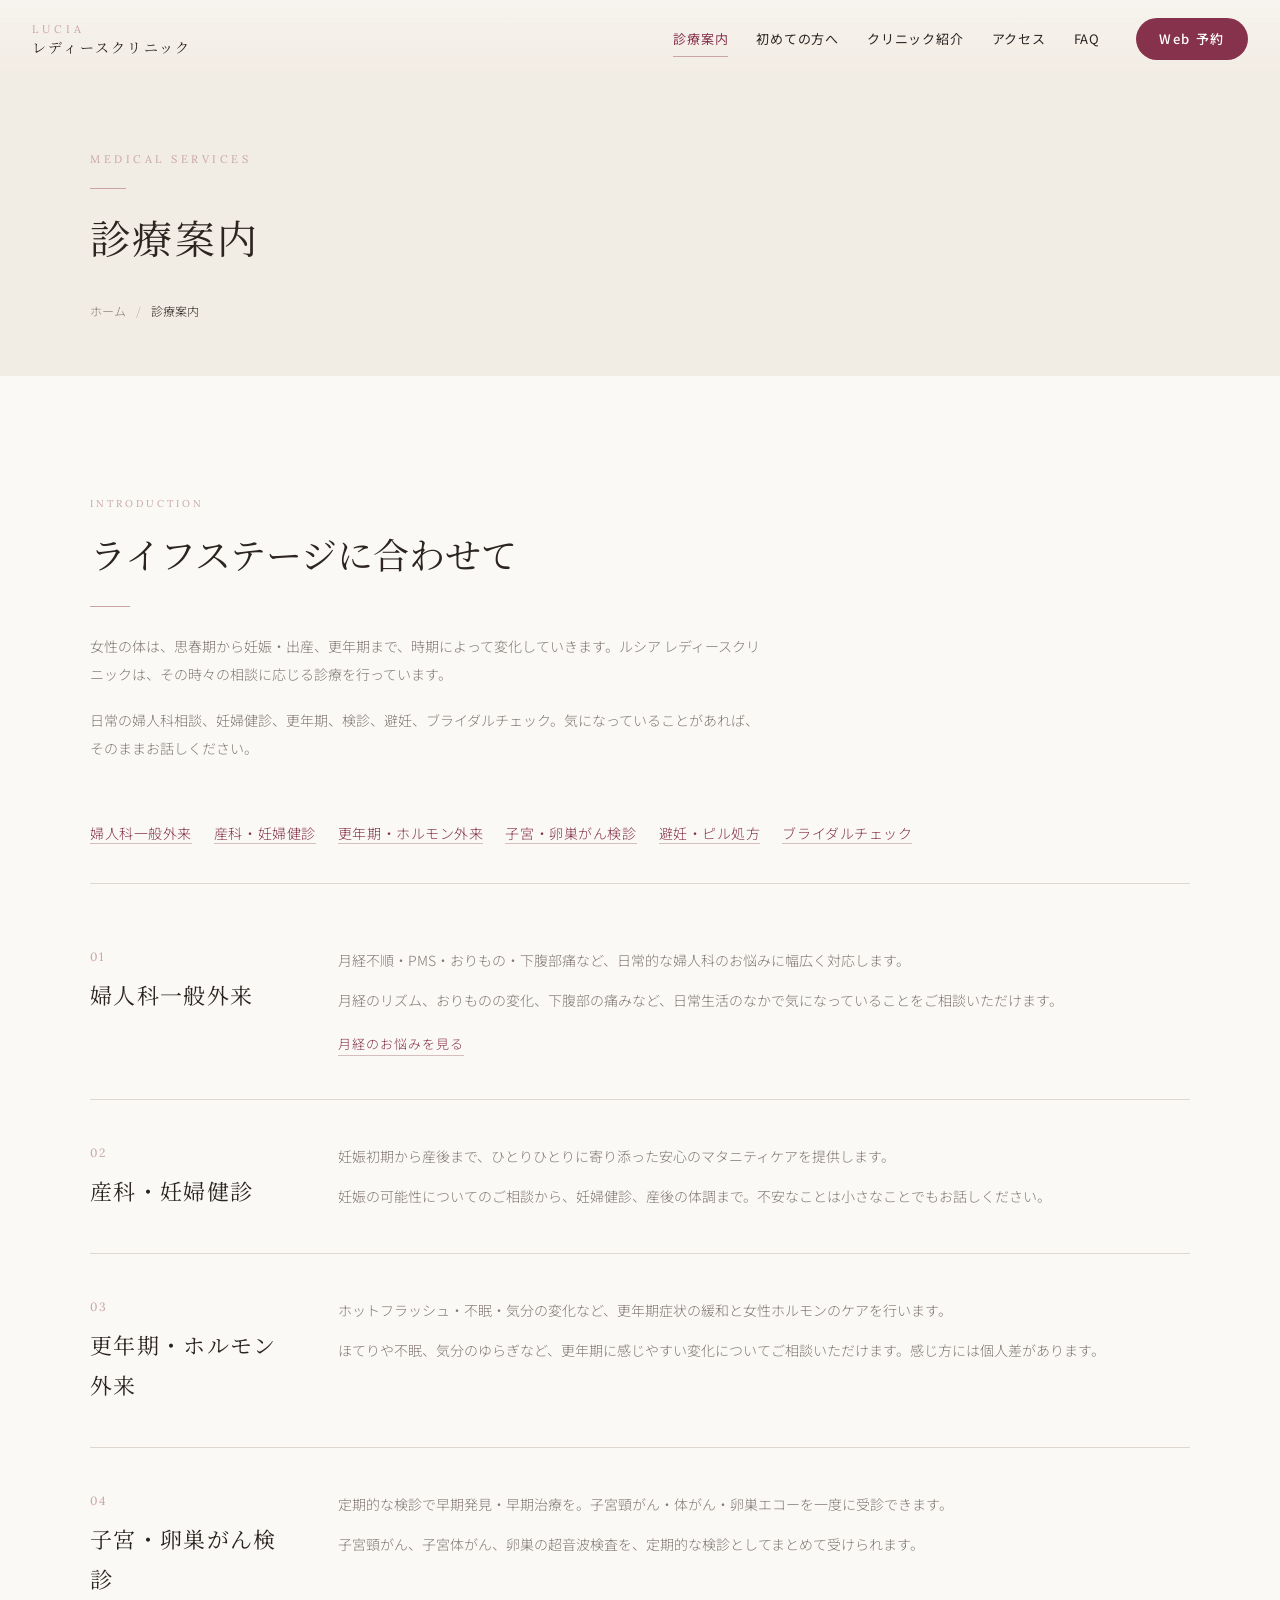
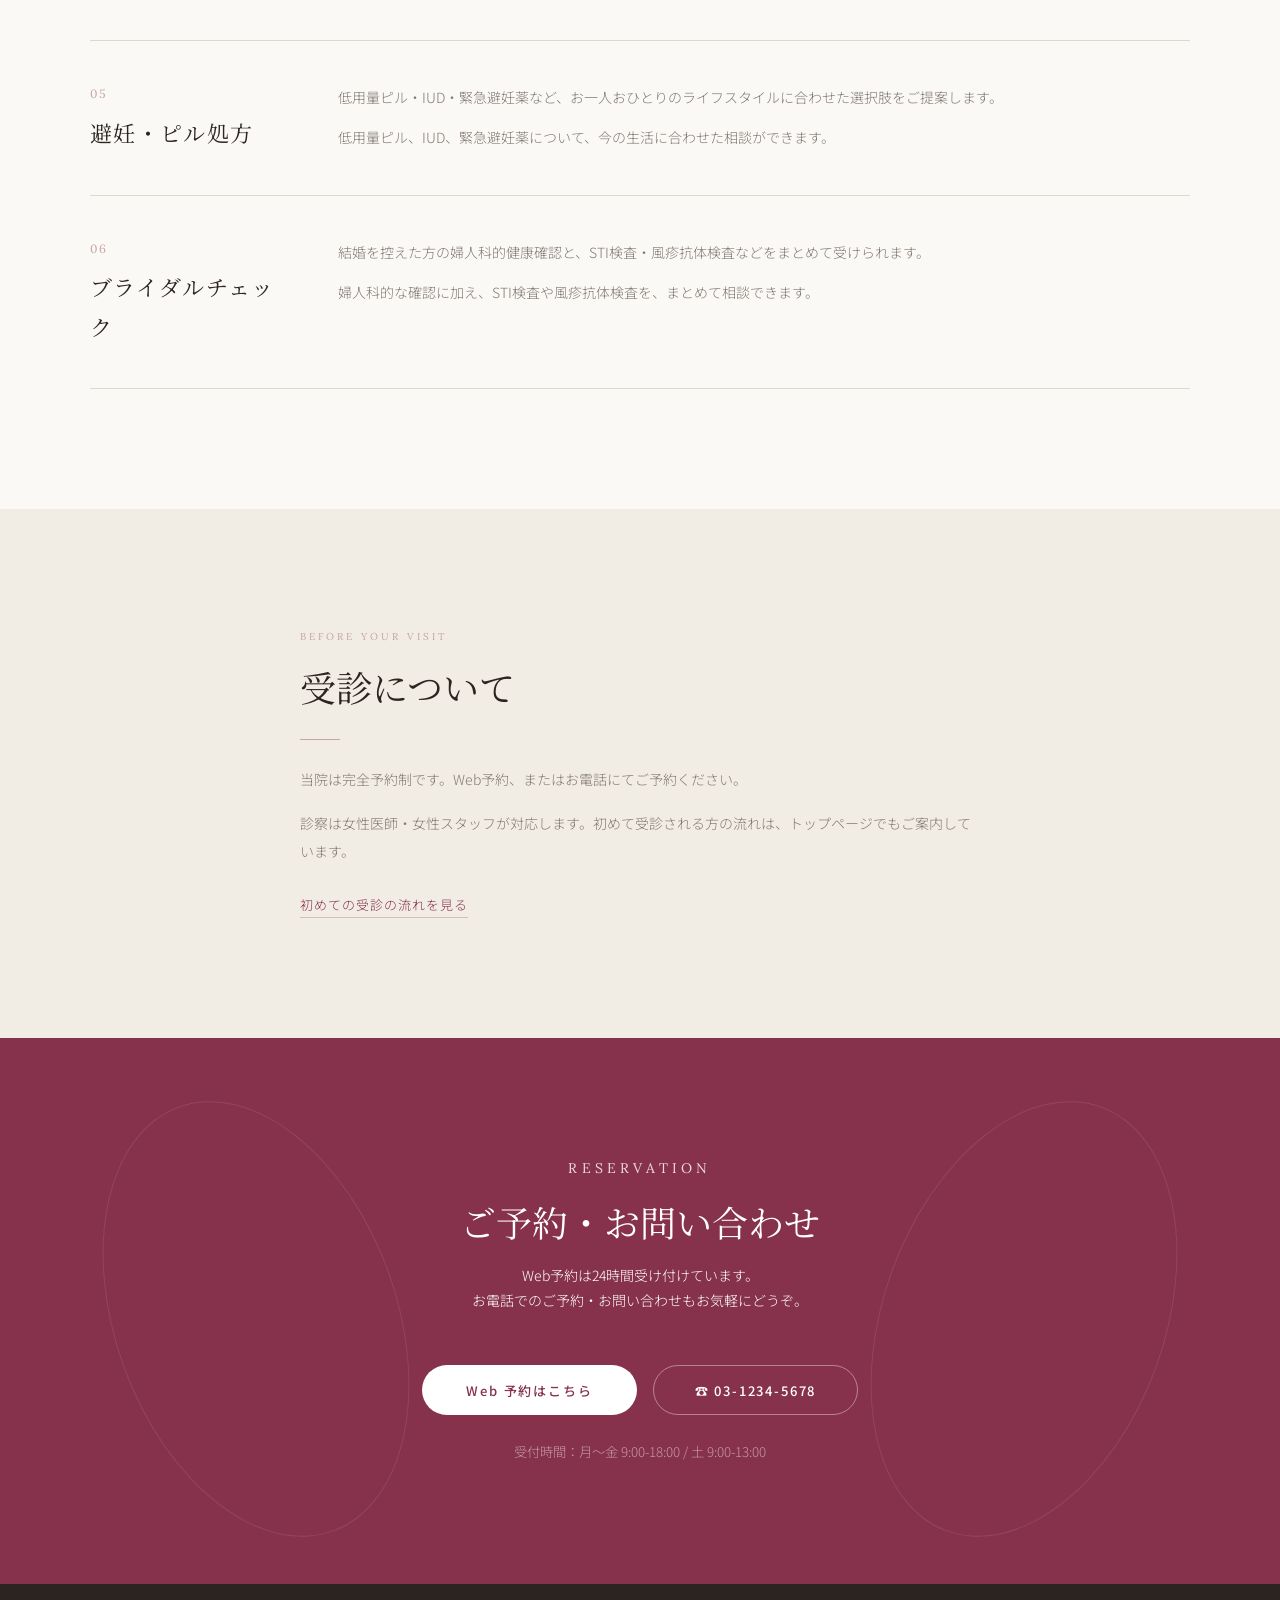
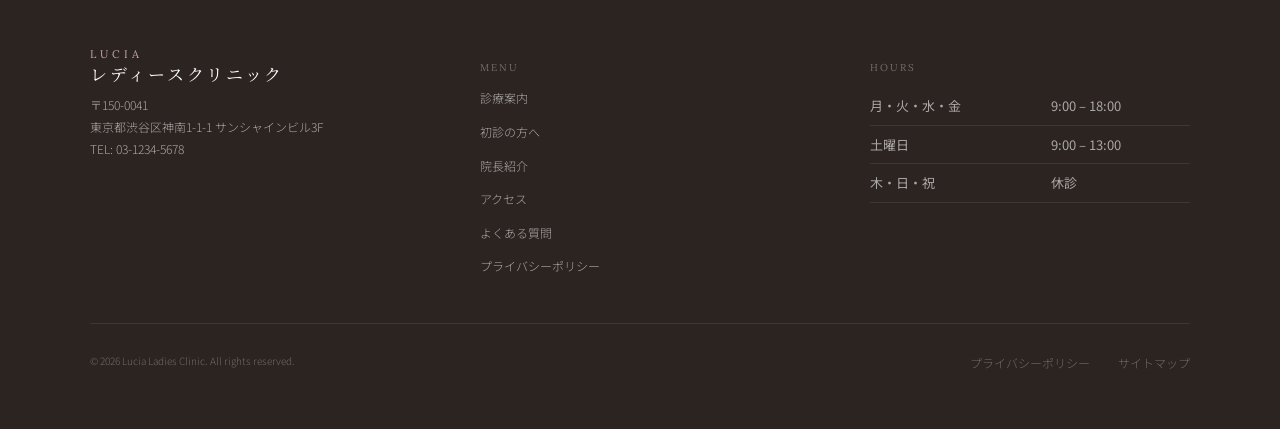
<file: services.html>
<!doctype html>
<html lang="ja">
    <head>
        <meta charset="UTF-8" />
        <meta name="viewport" content="width=device-width, initial-scale=1.0" />
        <meta name="description" content="ルシア レディースクリニックの診療案内です。婦人科一般外来、妊婦健診、更年期、検診、避妊、ブライダルチェックをご案内します。" />
        <title>診療案内 | ルシア レディースクリニック</title>
        <link rel="preconnect" href="https://fonts.googleapis.com" />
        <link rel="preconnect" href="https://fonts.gstatic.com" crossorigin />
        <link href="https://fonts.googleapis.com/css2?family=Lora:wght@400;600&family=Noto+Sans+JP:wght@300;400;500&family=Noto+Serif+JP:wght@400;600&display=swap" rel="stylesheet" />
        <link rel="stylesheet" href="assets/css/style.css" />
        <script src="assets/js/main.js" defer></script>
    </head>
    <body>
        <header class="header" id="header">
            <div class="header__inner">
                <a class="logo" href="index.html" aria-label="ルシア レディースクリニック ホーム">
                    <span class="logo__en">LUCIA</span>
                    <span class="logo__ja">レディースクリニック</span>
                </a>
                <nav class="global-nav" id="global-nav" aria-label="メインナビゲーション">
                    <a class="global-nav__link" href="services.html" aria-current="page">診療案内</a>
                    <a class="global-nav__link" href="first-visit.html">初めての方へ</a>
                    <a class="global-nav__link" href="clinic.html">クリニック紹介</a>
                    <a class="global-nav__link" href="access.html">アクセス</a>
                    <a class="global-nav__link" href="faq.html">FAQ</a>
                    <a class="global-nav__reservation button button--small" href="index.html#reservation">Web 予約</a>
                </nav>
                <button class="menu-button" type="button" aria-controls="global-nav" aria-expanded="false" aria-label="メニューを開く">
                    <span class="menu-button__line"></span>
                    <span class="menu-button__line"></span>
                    <span class="menu-button__line"></span>
                </button>
            </div>
        </header>

        <main>
            <section class="page-kv">
                <div class="page-kv__inner container">
                    <p class="page-kv__en">MEDICAL SERVICES</p>
                    <span class="page-kv__line" aria-hidden="true"></span>
                    <h1 class="page-kv__title">診療案内</h1>
                </div>
                <div class="container">
                    <nav class="breadcrumb page-kv__breadcrumb" aria-label="パンくずリスト">
                        <ol class="breadcrumb__list">
                            <li class="breadcrumb__item"><a class="breadcrumb__link" href="index.html">ホーム</a></li>
                            <li class="breadcrumb__item" aria-current="page">診療案内</li>
                        </ol>
                    </nav>
                </div>
            </section>

            <section class="section">
                <div class="container">
                    <div class="service-intro reveal">
                        <p class="eyebrow">INTRODUCTION</p>
                        <h2 class="section-title">ライフステージに合わせて</h2>
                        <i class="divider"></i>
                        <p class="service-intro__text">女性の体は、思春期から妊娠・出産、更年期まで、時期によって変化していきます。ルシア レディースクリニックは、その時々の相談に応じる診療を行っています。</p>
                        <p class="service-intro__text">日常の婦人科相談、妊婦健診、更年期、検診、避妊、ブライダルチェック。気になっていることがあれば、そのままお話しください。</p>
                    </div>

                    <nav aria-label="診療メニュー">
                        <ul class="service-index">
                            <li class="service-index__item"><a class="service-index__link" href="#service-general">婦人科一般外来</a></li>
                            <li class="service-index__item"><a class="service-index__link" href="#service-maternity">産科・妊婦健診</a></li>
                            <li class="service-index__item"><a class="service-index__link" href="#service-menopause">更年期・ホルモン外来</a></li>
                            <li class="service-index__item"><a class="service-index__link" href="#service-screening">子宮・卵巣がん検診</a></li>
                            <li class="service-index__item"><a class="service-index__link" href="#service-contraception">避妊・ピル処方</a></li>
                            <li class="service-index__item"><a class="service-index__link" href="#service-bridal">ブライダルチェック</a></li>
                        </ul>
                    </nav>

                    <div class="service-list">
                        <article class="service-entry" id="service-general">
                            <div>
                                <p class="service-entry__label">01</p>
                                <h2 class="service-entry__title">婦人科一般外来</h2>
                            </div>
                            <div>
                                <p class="service-entry__lead">月経不順・PMS・おりもの・下腹部痛など、日常的な婦人科のお悩みに幅広く対応します。</p>
                                <p class="service-entry__text">月経のリズム、おりものの変化、下腹部の痛みなど、日常生活のなかで気になっていることをご相談いただけます。</p>
                                <a class="service-entry__link" href="service-detail.html">月経のお悩みを見る</a>
                            </div>
                        </article>
                        <article class="service-entry" id="service-maternity">
                            <div>
                                <p class="service-entry__label">02</p>
                                <h2 class="service-entry__title">産科・妊婦健診</h2>
                            </div>
                            <div>
                                <p class="service-entry__lead">妊娠初期から産後まで、ひとりひとりに寄り添った安心のマタニティケアを提供します。</p>
                                <p class="service-entry__text">妊娠の可能性についてのご相談から、妊婦健診、産後の体調まで。不安なことは小さなことでもお話しください。</p>
                            </div>
                        </article>
                        <article class="service-entry" id="service-menopause">
                            <div>
                                <p class="service-entry__label">03</p>
                                <h2 class="service-entry__title">更年期・ホルモン外来</h2>
                            </div>
                            <div>
                                <p class="service-entry__lead">ホットフラッシュ・不眠・気分の変化など、更年期症状の緩和と女性ホルモンのケアを行います。</p>
                                <p class="service-entry__text">ほてりや不眠、気分のゆらぎなど、更年期に感じやすい変化についてご相談いただけます。感じ方には個人差があります。</p>
                            </div>
                        </article>
                        <article class="service-entry" id="service-screening">
                            <div>
                                <p class="service-entry__label">04</p>
                                <h2 class="service-entry__title">子宮・卵巣がん検診</h2>
                            </div>
                            <div>
                                <p class="service-entry__lead">定期的な検診で早期発見・早期治療を。子宮頸がん・体がん・卵巣エコーを一度に受診できます。</p>
                                <p class="service-entry__text">子宮頸がん、子宮体がん、卵巣の超音波検査を、定期的な検診としてまとめて受けられます。</p>
                            </div>
                        </article>
                        <article class="service-entry" id="service-contraception">
                            <div>
                                <p class="service-entry__label">05</p>
                                <h2 class="service-entry__title">避妊・ピル処方</h2>
                            </div>
                            <div>
                                <p class="service-entry__lead">低用量ピル・IUD・緊急避妊薬など、お一人おひとりのライフスタイルに合わせた選択肢をご提案します。</p>
                                <p class="service-entry__text">低用量ピル、IUD、緊急避妊薬について、今の生活に合わせた相談ができます。</p>
                            </div>
                        </article>
                        <article class="service-entry" id="service-bridal">
                            <div>
                                <p class="service-entry__label">06</p>
                                <h2 class="service-entry__title">ブライダルチェック</h2>
                            </div>
                            <div>
                                <p class="service-entry__lead">結婚を控えた方の婦人科的健康確認と、STI検査・風疹抗体検査などをまとめて受けられます。</p>
                                <p class="service-entry__text">婦人科的な確認に加え、STI検査や風疹抗体検査を、まとめて相談できます。</p>
                            </div>
                        </article>
                    </div>
                </div>
            </section>

            <section class="service-guide section section--ivory">
                <div class="container service-guide__inner">
                    <p class="eyebrow">BEFORE YOUR VISIT</p>
                    <h2 class="section-title">受診について</h2>
                    <i class="divider"></i>
                    <p class="service-guide__text">当院は完全予約制です。Web予約、またはお電話にてご予約ください。</p>
                    <p class="service-guide__text">診察は女性医師・女性スタッフが対応します。初めて受診される方の流れは、トップページでもご案内しています。</p>
                    <a class="service-guide__link" href="index.html#first-visit">初めての受診の流れを見る</a>
                </div>
            </section>

            <section class="reservation section" id="reservation">
                <div class="container">
                    <p class="eyebrow">RESERVATION</p>
                    <h2 class="section-title">ご予約・お問い合わせ</h2>
                    <p>Web予約は24時間受け付けています。<br />お電話でのご予約・お問い合わせもお気軽にどうぞ。</p>
                    <div>
                        <a class="button button--white" href="#">Web 予約はこちら</a>
                        <a class="button button--ghost" href="tel:0312345678">☎ 03-1234-5678</a>
                    </div>
                    <small>受付時間：月〜金 9:00-18:00 / 土 9:00-13:00</small>
                </div>
            </section>
        </main>

        <footer class="footer">
            <div class="container footer__grid">
                <div>
                    <a class="logo logo--footer" href="index.html"><span class="logo__en">LUCIA</span><span class="logo__ja">レディースクリニック</span></a>
                    <p>〒150-0041<br />東京都渋谷区神南1-1-1 サンシャインビル3F<br />TEL: 03-1234-5678</p>
                </div>
                <div>
                    <p class="footer__label">MENU</p>
                    <nav>
                        <a href="services.html" aria-current="page">診療案内</a>
                        <a href="first-visit.html">初診の方へ</a>
                        <a href="clinic.html">院長紹介</a>
                        <a href="access.html">アクセス</a>
                        <a href="faq.html">よくある質問</a>
                        <a href="#">プライバシーポリシー</a>
                    </nav>
                </div>
                <div>
                    <p class="footer__label">HOURS</p>
                    <table>
                        <tr>
                            <th>月・火・水・金</th>
                            <td>9:00 – 18:00</td>
                        </tr>
                        <tr>
                            <th>土曜日</th>
                            <td>9:00 – 13:00</td>
                        </tr>
                        <tr>
                            <th>木・日・祝</th>
                            <td>休診</td>
                        </tr>
                    </table>
                </div>
            </div>
            <div class="container footer__bottom">
                <small>© 2026 Lucia Ladies Clinic. All rights reserved.</small>
                <div>
                    <a href="#">プライバシーポリシー</a>
                    <a href="#">サイトマップ</a>
                </div>
            </div>
        </footer>
        <a class="mobile-reservation" href="index.html#reservation">Web 予約する</a>
    </body>
</html>
</file>
<file: assets/css/style.css>
@charset "UTF-8";
:root {
  --color-bg: #faf9f6;
  --color-bg-ivory: #f2ede4;
  --color-bg-pink: #edd9d9;
  --color-bg-cream: #f5f1e9;
  --color-bg-stone: #e4e1dc;
  --color-sage: #d0dac8;
  --color-text: #2c2421;
  --color-text-light: #837874;
  --color-taupe: #7a5c50;
  --color-primary: #87324d;
  --color-accent: #c9a4a4;
  --color-green: #91aa7d;
  --color-line-pink: #d7bebe;
  --color-white: #fff;
  --color-border: #ded8d0;
  --color-outline: #aaa;
  --color-bg-glass: rgba(250, 249, 246, 0.72);
  --color-header-top: rgba(250, 249, 246, 0.55);
  --color-header-scrolled: rgba(250, 249, 246, 0.86);
  --color-header-solid: rgba(250, 249, 246, 0.96);
  --color-header-line: rgba(222, 216, 208, 0.75);
  --shadow-header: 0 1px 8px rgba(44, 36, 33, 0.05);
  --shadow-cta: 0 6px 14px rgba(135, 50, 77, 0.16);
  --shadow-card: 0 18px 35px rgba(44, 36, 33, 0.0862745098);
  --shadow-service: 0 16px 35px rgba(44, 36, 33, 0.0705882353);
  --shadow-step: 0 10px 25px rgba(125, 51, 73, 0.062745098);
  --color-footer-text: rgba(255, 255, 255, 0.6);
  --color-footer-muted: rgba(255, 255, 255, 0.3333333333);
  --color-footer-line: rgba(255, 255, 255, 0.0823529412);
  --color-footer-faint: rgba(255, 255, 255, 0.3137254902);
  --color-reservation-ring: rgba(255, 255, 255, 0.0941176471);
  --color-reservation-note: rgba(255, 255, 255, 0.5019607843);
  --color-ghost-border: rgba(255, 255, 255, 0.4);
}

* {
  box-sizing: border-box;
}

html {
  scroll-behavior: smooth;
  scroll-padding-top: 80px;
}

body {
  margin: 0;
  background: var(--color-bg);
  color: var(--color-text);
  font-family: "Noto Sans JP", sans-serif;
  font-weight: 300;
  line-height: 1.8;
  -webkit-font-smoothing: antialiased;
}

body.menu-open {
  overflow: hidden;
}

a {
  color: inherit;
  text-decoration: none;
}

img {
  display: block;
  max-width: 100%;
}

button {
  font: inherit;
}

.container {
  width: min(1100px, 100% - 48px);
  margin: auto;
}

.container--narrow {
  max-width: 720px;
}

.section {
  padding: 120px 0;
}

.section--ivory {
  background: var(--color-bg-ivory);
}

.section--pink {
  background: var(--color-bg-pink);
}

@media (max-width: 767px) {
  .container {
    width: calc(100% - 34px);
  }
  .section {
    padding: 72px 0;
  }
}
.reveal {
  opacity: 0;
  transform: translateY(30px);
  transition: opacity 0.8s, transform 0.8s;
}

.reveal.is-visible {
  opacity: 1;
  transform: none;
}

@keyframes scroll {
  50% {
    transform: translateY(10px);
  }
}
.button {
  display: inline-flex;
  min-width: 136px;
  min-height: 50px;
  align-items: center;
  justify-content: center;
  border-radius: 999px;
  background: var(--color-primary);
  color: var(--color-white);
  font-size: 13px;
  font-weight: 500;
  letter-spacing: 0.14em;
  transition: 0.3s;
}

.button:hover {
  transform: translateY(-2px);
  filter: brightness(0.9);
}

.button--small {
  min-width: 108px;
  min-height: 40px;
}

.button--outline {
  border: 1px solid var(--color-outline);
  background: var(--color-bg-glass);
  color: var(--color-text);
}

.button--white {
  background: var(--color-white);
  color: var(--color-primary);
  min-width: 215px;
}

.button--ghost {
  border: 1px solid var(--color-ghost-border);
  background: transparent;
  min-width: 205px;
}

.eyebrow {
  margin: 0 0 16px;
  color: var(--color-accent);
  font-family: Lora, serif;
  font-size: 10px;
  font-weight: 400;
  line-height: 1.5;
  letter-spacing: 0.3em;
}

.section-title {
  margin: 0;
  font-family: "Noto Serif JP", serif;
  font-size: 36px;
  font-weight: 400;
  line-height: 1.5;
}

.section-title--small {
  font-size: 22px;
}

.section-heading {
  text-align: center;
  margin-bottom: 64px;
}

.section-heading > p:last-child {
  margin: 14px 0 0;
  color: var(--color-text-light);
  font-size: 14px;
}

.divider {
  display: block;
  width: 40px;
  height: 1px;
  margin: 25px 0;
  background: var(--color-accent);
}

.card-grid {
  display: grid;
  grid-template-columns: repeat(3, 1fr);
  gap: 18px;
}

@media (max-width: 767px) {
  .section-title {
    font-size: 25px;
  }
  .section-heading {
    margin-bottom: 42px;
  }
  .section-heading > p:last-child {
    font-size: 12px;
  }
  .card-grid {
    grid-template-columns: 1fr;
  }
}
.page-kv {
  padding: 150px 0 56px;
  background: var(--color-bg-ivory);
}

.page-kv__en {
  margin: 0;
  color: var(--color-accent);
  font-family: Lora, serif;
  font-size: 11px;
  font-weight: 400;
  letter-spacing: 0.32em;
}

.page-kv__line {
  display: block;
  width: 36px;
  height: 1px;
  margin: 18px 0 20px;
  background: var(--color-accent);
}

.page-kv__title {
  margin: 0;
  color: var(--color-text);
  font-family: "Noto Serif JP", serif;
  font-size: 40px;
  font-weight: 400;
  line-height: 1.4;
  letter-spacing: 0.06em;
}

.page-kv__breadcrumb {
  margin-top: 36px;
}

@media (max-width: 900px) {
  .page-kv {
    padding: 96px 0 40px;
  }
}
@media (max-width: 767px) {
  .page-kv__en {
    font-size: 10px;
  }
  .page-kv__title {
    font-size: 28px;
  }
  .page-kv__breadcrumb {
    margin-top: 24px;
  }
}
.breadcrumb__list {
  display: flex;
  flex-wrap: wrap;
  align-items: center;
  margin: 0;
  padding: 0;
  list-style: none;
  color: var(--color-text-light);
  font-size: 12px;
  line-height: 1.6;
}

.breadcrumb__item {
  display: flex;
  align-items: center;
}

.breadcrumb__item:not(:last-child)::after {
  content: "/";
  margin: 0 10px;
  color: var(--color-accent);
}

.breadcrumb__link:hover,
.breadcrumb__link:focus-visible {
  color: var(--color-primary);
}

.breadcrumb__link:focus-visible {
  outline: 2px solid var(--color-accent);
  outline-offset: 3px;
}

.breadcrumb__item[aria-current=page] {
  color: var(--color-text);
}

.header {
  position: fixed;
  z-index: 100;
  top: 0;
  left: 0;
  width: 100%;
  border-bottom: 1px solid transparent;
  background: transparent;
  transition: box-shadow 0.4s ease, border-color 0.4s ease;
}

.header::before {
  content: "";
  position: absolute;
  z-index: -1;
  inset: 0;
  background: linear-gradient(to bottom, var(--color-header-top), rgba(250, 249, 246, 0));
  pointer-events: none;
  transition: background 0.4s ease, backdrop-filter 0.4s ease;
}

.header.is-scrolled {
  border-bottom-color: var(--color-header-line);
  box-shadow: var(--shadow-header);
}

.header.is-scrolled::before {
  background: var(--color-header-scrolled);
  backdrop-filter: blur(14px);
  -webkit-backdrop-filter: blur(14px);
}

.header__inner {
  display: flex;
  width: min(1220px, calc(100% - 64px));
  height: 78px;
  margin-inline: auto;
  align-items: center;
  justify-content: space-between;
  gap: 32px;
}

.logo {
  display: flex;
  flex-direction: column;
  flex-shrink: 0;
  gap: 5px;
  line-height: 1;
}

.logo:focus-visible {
  outline: 2px solid var(--color-accent);
  outline-offset: 4px;
}

.logo__en {
  color: var(--color-accent);
  font-family: Lora, serif;
  font-size: 11px;
  font-weight: 400;
  letter-spacing: 0.36em;
}

.logo__ja {
  color: var(--color-text);
  font-family: "Noto Serif JP", serif;
  font-size: 14px;
  font-weight: 400;
  letter-spacing: 0.16em;
  white-space: nowrap;
}

.global-nav {
  display: flex;
  align-items: center;
  gap: 28px;
  font-size: 13px;
  font-weight: 400;
}

.global-nav__link {
  position: relative;
  padding: 6px 0;
  color: var(--color-text);
  letter-spacing: 0.06em;
  white-space: nowrap;
}

.global-nav__link::after {
  content: "";
  position: absolute;
  left: 0;
  bottom: 0;
  width: 100%;
  height: 1px;
  background: var(--color-accent);
  transform: scaleX(0);
  transform-origin: left center;
  transition: transform 0.35s ease;
}

.global-nav__link:hover::after,
.global-nav__link:focus-visible::after,
.global-nav__link[aria-current=page]::after {
  transform: scaleX(1);
}

.global-nav__link[aria-current=page] {
  color: var(--color-primary);
}

.global-nav__link:focus-visible {
  outline: 2px solid var(--color-accent);
  outline-offset: 4px;
}

.global-nav__reservation {
  flex-shrink: 0;
  min-width: 112px;
  min-height: 42px;
  margin-left: 8px;
  padding: 0 22px;
  letter-spacing: 0.12em;
  white-space: nowrap;
  transition: transform 0.35s ease, filter 0.35s ease, box-shadow 0.35s ease;
}

.global-nav__reservation:hover,
.global-nav__reservation:focus-visible {
  transform: translateY(-1px);
  filter: brightness(1.06);
  box-shadow: var(--shadow-cta);
}

.global-nav__reservation:focus-visible {
  outline: 2px solid var(--color-accent);
  outline-offset: 3px;
}

.menu-button {
  display: none;
  width: 44px;
  height: 44px;
  padding: 0;
  border: 0;
  background: none;
  cursor: pointer;
  flex-direction: column;
  align-items: center;
  justify-content: center;
  gap: 4px;
}

.menu-button:focus-visible {
  outline: 2px solid var(--color-accent);
  outline-offset: 2px;
}

.menu-button__line {
  display: block;
  width: 20px;
  height: 2px;
  flex-shrink: 0;
  background-color: var(--color-text);
  transition: transform 0.4s ease, opacity 0.4s ease;
}

.menu-button[aria-expanded=true] .menu-button__line:nth-child(1) {
  transform: translateY(6px) rotate(45deg);
}

.menu-button[aria-expanded=true] .menu-button__line:nth-child(2) {
  opacity: 0;
}

.menu-button[aria-expanded=true] .menu-button__line:nth-child(3) {
  transform: translateY(-6px) rotate(-45deg);
}

.mobile-reservation {
  display: none;
}

@media (max-width: 900px) {
  html {
    scroll-padding-top: calc(56px + env(safe-area-inset-top));
  }
  .header,
  .header.is-scrolled {
    border-bottom-color: var(--color-header-line);
    box-shadow: none;
  }
  .header::before,
  .header.is-scrolled::before {
    background: var(--color-header-solid);
    backdrop-filter: blur(12px);
    -webkit-backdrop-filter: blur(12px);
  }
  .header__inner {
    width: 100%;
    height: calc(48px + env(safe-area-inset-top));
    padding: env(safe-area-inset-top) 16px 0;
  }
  .logo {
    gap: 3px;
  }
  .logo__en {
    font-size: 8px;
    letter-spacing: 0.28em;
  }
  .logo__ja {
    font-size: 13px;
    letter-spacing: 0.08em;
  }
  .menu-button {
    display: flex;
    flex-shrink: 0;
  }
  .global-nav {
    position: fixed;
    z-index: 100;
    top: calc(48px + env(safe-area-inset-top));
    right: 0;
    bottom: 0;
    left: 0;
    height: calc(100dvh - 48px - env(safe-area-inset-top));
    display: flex;
    padding: 28px 28px calc(80px + env(safe-area-inset-bottom));
    overflow-y: auto;
    background: var(--color-bg);
    flex-direction: column;
    align-items: stretch;
    gap: 0;
    transform: translateX(100%);
    transition: transform 0.4s ease;
  }
  .global-nav.is-open {
    transform: none;
  }
  .global-nav__link {
    padding: 16px 4px;
    border-bottom: 1px solid var(--color-border);
    font-size: 14px;
    letter-spacing: 0.08em;
  }
  .global-nav__link::after {
    display: none;
  }
  .global-nav__reservation {
    align-self: flex-start;
    margin-top: 24px;
    margin-left: 0;
  }
  .mobile-reservation {
    position: fixed;
    z-index: 120;
    right: 0;
    bottom: 0;
    left: 0;
    display: flex;
    align-items: center;
    justify-content: center;
    min-height: 48px;
    padding: 14px 16px calc(14px + env(safe-area-inset-bottom));
    background: var(--color-primary);
    color: var(--color-white);
    font-size: 12px;
    font-weight: 500;
    letter-spacing: 0.18em;
    transition: filter 0.3s ease, background-color 0.3s ease;
  }
  .mobile-reservation:hover,
  .mobile-reservation:focus-visible {
    filter: brightness(1.08);
  }
  .mobile-reservation:active {
    filter: brightness(0.94);
  }
  .mobile-reservation:focus-visible {
    outline: 2px solid var(--color-bg);
    outline-offset: -4px;
  }
}
.footer {
  padding: 65px 0 0;
  background: var(--color-text);
  color: var(--color-footer-text);
  font-size: 12px;
}

.logo--footer .logo__ja {
  color: var(--color-white);
  font-size: 17px;
}

.footer__grid {
  display: grid;
  grid-template-columns: 1fr 1fr 1fr;
  gap: 70px;
}

.footer__label {
  color: var(--color-footer-muted);
  font-family: Lora, serif;
  font-size: 10px;
  letter-spacing: 0.2em;
}

.footer nav {
  display: flex;
  flex-direction: column;
  gap: 12px;
}

.footer table {
  width: 100%;
  border-collapse: collapse;
  font-size: 13px;
}

.footer th,
.footer td {
  padding: 7px 0;
  border-bottom: 1px solid var(--color-footer-line);
  text-align: left;
  font-weight: 400;
}

.footer__bottom {
  display: flex;
  margin-top: 46px;
  padding: 28px 0 55px;
  border-top: 1px solid var(--color-footer-line);
  justify-content: space-between;
  color: var(--color-footer-faint);
}

.footer__bottom a {
  margin-left: 25px;
}

@media (max-width: 900px) {
  .footer__bottom {
    padding-bottom: calc(92px + env(safe-area-inset-bottom));
  }
}
@media (max-width: 767px) {
  .footer {
    padding-top: 45px;
  }
  .footer__grid {
    grid-template-columns: 1fr;
    gap: 28px;
  }
  .footer__bottom {
    align-items: center;
    flex-direction: column;
    text-align: center;
    padding-bottom: calc(84px + env(safe-area-inset-bottom));
  }
  .footer__bottom a {
    margin: 0 8px;
  }
}
.hero {
  position: relative;
  height: 100vh;
  min-height: 690px;
  overflow: hidden;
}

.hero__image,
.hero__image img,
.hero__shade {
  position: absolute;
  inset: 0;
  width: 100%;
  height: 100%;
}

.hero__image img {
  object-fit: cover;
}

.hero__shade {
  background: linear-gradient(105deg, rgba(250, 249, 246, 0.98) 0, rgba(250, 249, 246, 0.91) 29%, rgba(250, 249, 246, 0.5) 58%, transparent 80%);
}

.hero__content {
  position: relative;
  height: 100%;
  display: flex;
  flex-direction: column;
  justify-content: center;
  align-items: flex-start;
}

.hero h1 {
  margin: 10px 0 24px;
  font-family: "Noto Serif JP", serif;
  font-size: 50px;
  font-weight: 400;
  line-height: 1.5;
  letter-spacing: 0.04em;
}

.hero h1 em {
  color: var(--color-primary);
  font-style: normal;
}

.hero__lead {
  color: var(--color-text-light);
  font-size: 14px;
}

.hero__actions {
  display: flex;
  gap: 16px;
  margin-top: 38px;
}

.hero__scroll {
  position: absolute;
  bottom: 28px;
  left: 50%;
  font-family: Lora, serif;
  font-size: 9px;
  letter-spacing: 0.2em;
}

.hero__scroll span {
  display: block;
  width: 14px;
  height: 28px;
  margin: 8px auto 0;
  border: 1px solid var(--color-accent);
  border-radius: 10px;
}

.hero__scroll span:before {
  content: "";
  display: block;
  width: 3px;
  height: 6px;
  margin: 4px auto;
  background: var(--color-accent);
  border-radius: 4px;
  animation: scroll 1.8s infinite;
}

@media (max-width: 767px) {
  .hero__scroll {
    display: none;
  }
  .hero {
    height: 584px;
    min-height: 0;
  }
  .hero__image img {
    object-position: 57% center;
  }
  .hero__shade {
    background: linear-gradient(100deg, rgba(250, 249, 246, 0.84), rgba(250, 249, 246, 0.05));
  }
  .hero__content {
    padding-top: 65px;
    justify-content: center;
  }
  .hero .eyebrow {
    font-size: 8px;
    white-space: nowrap;
  }
  .hero h1 {
    margin: 9px 0 35px;
    font-size: 27px;
    line-height: 1.5;
  }
  .hero__lead {
    max-width: 220px;
    font-size: 10px;
  }
  .hero__actions {
    gap: 10px;
    margin-top: 28px;
  }
  .hero__actions .button {
    min-width: 100px;
    min-height: 40px;
    font-size: 11px;
  }
}
@media (max-width: 900px) {
  .hero__scroll {
    bottom: calc(58px + env(safe-area-inset-bottom));
  }
}
.news {
  padding: 48px 0;
  background: var(--color-bg-ivory);
}

.news__inner {
  display: grid;
  grid-template-columns: 140px 1fr;
  gap: 40px;
}

.news__list {
  margin: 0;
  padding: 0;
  list-style: none;
}

.news__list li {
  display: grid;
  grid-template-columns: 70px 72px 1fr;
  gap: 12px;
  align-items: center;
  padding: 13px 0;
  border-bottom: 1px solid var(--color-border);
  font-size: 14px;
}

.news__list li:last-child {
  border: 0;
}

.news__list time {
  font-family: Lora, serif;
  font-size: 11px;
  color: var(--color-text-light);
}

.news__list span {
  border: 1px solid var(--color-accent);
  border-radius: 20px;
  color: var(--color-accent);
  text-align: center;
  font-size: 11px;
}

@media (max-width: 767px) {
  .news {
    padding: 0 0 40px;
  }
  .news__inner {
    display: block;
    width: 100%;
    padding: 10px 18px 0;
  }
  .news .eyebrow {
    display: none;
  }
  .news__list li {
    grid-template-columns: 1fr;
    gap: 4px;
    padding: 12px 0;
  }
  .news__list span {
    justify-self: start;
    width: fit-content;
    padding-inline: 10px;
  }
  .news__list a {
    font-size: 11px;
  }
}
.concept__grid,
.doctor__grid {
  display: grid;
  grid-template-columns: 1fr 1fr;
  gap: 80px;
  align-items: center;
}

.concept__visual {
  position: relative;
}

.concept__visual img {
  width: 100%;
  height: 520px;
  object-fit: cover;
  border-radius: 0 24px 24px 0;
}

.concept__caption {
  position: absolute;
  left: -30px;
  bottom: -18px;
  margin: 0;
  padding: 22px;
  background: var(--color-white);
  border-radius: 18px;
  box-shadow: var(--shadow-card);
  font-family: "Noto Serif JP", serif;
}

.concept__body > p:not(.eyebrow):not(.concept__message) {
  color: var(--color-text-light);
  font-size: 14px;
  line-height: 2;
}

.concept__message {
  margin-top: 35px;
  color: var(--color-text-light);
  font-size: 12px;
}

@media (min-width: 768px) and (max-width: 1159px) {
  .concept__caption {
    left: -24px;
  }
}
@media (max-width: 767px) {
  .concept__grid,
  .doctor__grid {
    display: flex;
    gap: 48px;
    flex-direction: column;
  }
  .concept__visual img {
    height: 270px;
    border-radius: 0 16px 16px 0;
  }
  .concept__caption {
    left: -12px;
    bottom: -18px;
    padding: 15px;
    font-size: 11px;
  }
  .concept__body > p:not(.eyebrow):not(.concept__message) {
    font-size: 11px;
  }
}
.concern-card {
  padding: 26px;
  border-radius: 16px;
  background: var(--color-white);
}

.concern-card h3 {
  margin: 0 0 8px;
  font-family: "Noto Serif JP", serif;
  font-size: 16px;
  font-weight: 400;
}

.concern-card h3:before {
  content: "•";
  margin-right: 16px;
  color: var(--color-accent);
}

.concern-card p {
  margin: 0;
  color: var(--color-text-light);
  font-size: 13px;
  line-height: 1.75;
}

@media (max-width: 767px) {
  .concern-card {
    padding: 22px 20px;
  }
  .concern-card h3 {
    font-size: 14px;
  }
  .concern-card p {
    font-size: 11px;
  }
}
.service-card {
  min-height: 250px;
  padding: 30px;
  border-radius: 16px;
  background: var(--color-bg-ivory);
  transition: 0.3s;
}

.service-card:hover {
  transform: translateY(-6px);
  box-shadow: var(--shadow-service);
}

.service-card > b {
  display: block;
  margin-bottom: 20px;
  color: var(--color-accent);
  font-size: 30px;
  font-weight: 400;
}

.service-card h3 {
  margin: 0 0 8px;
  font-family: "Noto Serif JP", serif;
  font-size: 16px;
  font-weight: 400;
}

.service-card p {
  margin: 0;
  color: var(--color-text-light);
  font-size: 13px;
  line-height: 1.75;
}

.service-card a {
  display: inline-block;
  margin-top: 18px;
  color: var(--color-accent);
  font-size: 13px;
}

@media (max-width: 767px) {
  .service-card {
    min-height: 0;
    padding: 28px 22px;
  }
  .service-card p {
    font-size: 11px;
  }
}
.steps {
  display: grid;
  grid-template-columns: repeat(4, 1fr);
  gap: 24px;
  padding: 0;
  list-style: none;
  text-align: center;
}

.steps li {
  position: relative;
}

.steps li:not(:last-child):after {
  content: "";
  position: absolute;
  top: 48px;
  left: 66%;
  width: 75%;
  height: 1px;
  background: var(--color-line-pink);
}

.steps span {
  position: relative;
  z-index: 1;
  display: flex;
  width: 96px;
  height: 96px;
  margin: auto;
  border-radius: 50%;
  background: var(--color-white);
  box-shadow: var(--shadow-step);
  align-items: center;
  justify-content: center;
  flex-direction: column;
  font-family: Lora, serif;
  font-size: 24px;
}

.steps span small {
  color: var(--color-accent);
  font-size: 10px;
  letter-spacing: 0.2em;
}

.steps h3 {
  font-family: "Noto Serif JP", serif;
  font-size: 16px;
  font-weight: 400;
}

.steps p {
  color: var(--color-text-light);
  font-size: 12px;
}

.belongings {
  margin-top: 54px;
  padding: 28px 32px;
  border-radius: 16px;
  background: var(--color-white);
}

.belongings h3 {
  font-family: "Noto Serif JP", serif;
  font-size: 15px;
  font-weight: 400;
}

.belongings ul {
  display: grid;
  grid-template-columns: repeat(3, 1fr);
  padding: 0;
  list-style: none;
  color: var(--color-text-light);
  font-size: 13px;
}

.belongings li:before {
  content: "•";
  margin-right: 8px;
  color: var(--color-green);
}

@media (max-width: 767px) {
  .steps {
    grid-template-columns: 1fr;
    gap: 36px;
  }
  .steps li:not(:last-child):after {
    display: none;
  }
  .belongings {
    padding: 20px;
  }
  .belongings ul {
    display: block;
  }
  .belongings li {
    margin: 8px 0;
  }
}
.doctor__body > p {
  color: var(--color-text-light);
  font-size: 14px;
  line-height: 2;
}

.doctor__visual {
  position: relative;
}

.doctor__visual:after {
  content: "";
  position: absolute;
  z-index: -1;
  right: -16px;
  bottom: -16px;
  width: 95px;
  height: 95px;
  background: var(--color-sage);
  border-radius: 16px;
}

.doctor__visual img {
  width: 100%;
  height: 610px;
  object-fit: cover;
  object-position: center;
  border-radius: 22px;
}

.doctor__name {
  margin-top: 34px !important;
  color: var(--color-text) !important;
  font-family: "Noto Serif JP", serif;
}

.doctor__name small {
  display: block;
  margin-top: 5px;
  color: var(--color-text-light);
  font-family: "Noto Sans JP", sans-serif;
  font-size: 11px;
  line-height: 1.8;
}

@media (max-width: 767px) {
  .doctor__grid {
    flex-direction: column-reverse;
  }
  .doctor__body > p {
    font-size: 11px;
  }
  .doctor__visual img {
    height: 330px;
    object-position: center 15%;
  }
  .doctor__visual:after {
    right: -8px;
    bottom: -8px;
    width: 65px;
    height: 65px;
  }
}
.features__grid {
  display: grid;
  grid-template-columns: repeat(4, 1fr);
  gap: 20px;
}

.feature-card {
  padding: 28px 26px;
  border-radius: 16px;
}

.feature-card--1 {
  background: var(--color-bg-pink);
}

.feature-card--2 {
  background: var(--color-sage);
}

.feature-card--3 {
  background: var(--color-bg-cream);
}

.feature-card--4 {
  background: var(--color-bg-stone);
}

.feature-card > b {
  display: flex;
  width: 48px;
  height: 48px;
  margin-bottom: 18px;
  align-items: center;
  justify-content: center;
  border-radius: 12px;
  background: var(--color-white);
  color: var(--color-taupe);
  font-size: 30px;
}

.feature-card h3 {
  margin: 0 0 8px;
  font-family: "Noto Serif JP", serif;
  font-size: 16px;
  font-weight: 400;
}

.feature-card p {
  margin: 0;
  color: var(--color-text-light);
  font-size: 13px;
  line-height: 1.75;
}

.gallery {
  display: grid;
  grid-template-columns: repeat(3, 1fr);
  gap: 12px;
  margin-top: 48px;
}

.gallery img {
  width: 100%;
  height: 180px;
  object-fit: cover;
  border-radius: 16px;
}

@media (max-width: 767px) {
  .features__grid {
    grid-template-columns: 1fr;
  }
  .feature-card {
    padding: 22px;
  }
  .feature-card p {
    font-size: 11px;
  }
  .gallery {
    grid-template-columns: 1fr;
    gap: 8px;
  }
  .gallery img {
    height: auto;
    border-radius: 10px;
  }
}
.access__grid {
  display: grid;
  grid-template-columns: 3fr 2fr;
  gap: 50px;
}

.access iframe {
  width: 100%;
  height: 410px;
  border: 0;
  border-radius: 16px;
}

.access dl {
  margin: 0;
}

.access dt {
  margin: 0 0 6px;
  color: var(--color-accent);
  font-family: Lora, serif;
  font-size: 10px;
  letter-spacing: 0.24em;
}

.access dd {
  margin: 0 0 24px;
  font-family: "Noto Serif JP", serif;
  font-size: 14px;
  line-height: 1.7;
}

.access table {
  width: 100%;
  border-collapse: collapse;
}

.access th,
.access td {
  padding: 7px 0;
  border-bottom: 1px solid var(--color-border);
  text-align: left;
  font-weight: 400;
}

@media (max-width: 767px) {
  .access__grid {
    grid-template-columns: 1fr;
    gap: 26px;
  }
  .access iframe {
    height: 180px;
  }
  .access dd {
    font-size: 12px;
  }
}
.faq__list {
  display: grid;
  gap: 12px;
}

.faq-item {
  overflow: hidden;
  border-radius: 15px;
  background: var(--color-white);
}

.faq-item h3 {
  margin: 0;
}

.faq-item button {
  width: 100%;
  padding: 22px 24px;
  border: 0;
  background: none;
  display: flex;
  justify-content: space-between;
  text-align: left;
  cursor: pointer;
  font-family: "Noto Serif JP", serif;
  font-size: 15px;
  font-weight: 400;
}

.faq-item button i,
.faq-item__answer i {
  margin-right: 18px;
  color: var(--color-accent);
  font-family: Lora, serif;
  font-size: 11px;
}

.faq-item button[aria-expanded=true] b {
  transform: rotate(180deg);
}

.faq-item__answer p {
  margin: 0;
  padding: 0 24px 22px;
  color: var(--color-text-light);
  font-size: 13px;
}

@media (max-width: 767px) {
  .faq-item button {
    padding: 16px;
    font-size: 11px;
  }
}
.service-intro {
  max-width: 680px;
  margin-bottom: 56px;
}

.service-intro__text {
  margin: 0;
  color: var(--color-text-light);
  font-size: 14px;
  line-height: 2;
}

.service-intro__text + .service-intro__text {
  margin-top: 18px;
}

.service-index {
  display: flex;
  flex-wrap: wrap;
  gap: 12px 22px;
  margin: 0 0 20px;
  padding: 0 0 36px;
  list-style: none;
  border-bottom: 1px solid var(--color-border);
}

.service-index__link {
  color: var(--color-primary);
  font-size: 14px;
  letter-spacing: 0.04em;
  border-bottom: 1px solid var(--color-line-pink);
}

.service-index__link:hover,
.service-index__link:focus-visible {
  color: var(--color-text);
}

.service-index__link:focus-visible {
  outline: 2px solid var(--color-accent);
  outline-offset: 3px;
}

.service-entry {
  display: grid;
  grid-template-columns: 200px 1fr;
  gap: 12px 48px;
  padding: 42px 0;
  border-bottom: 1px solid var(--color-border);
}

.service-entry__label {
  margin: 0;
  color: var(--color-accent);
  font-family: Lora, serif;
  font-size: 12px;
  letter-spacing: 0.18em;
}

.service-entry__title {
  margin: 8px 0 0;
  font-family: "Noto Serif JP", serif;
  font-size: 22px;
  font-weight: 400;
  letter-spacing: 0.06em;
}

.service-entry__lead,
.service-entry__text {
  margin: 0;
  color: var(--color-text-light);
  font-size: 14px;
  line-height: 2;
}

.service-entry__text {
  margin-top: 12px;
}

.service-entry__link {
  display: inline-block;
  margin-top: 18px;
  color: var(--color-primary);
  font-size: 13px;
  letter-spacing: 0.08em;
  border-bottom: 1px solid var(--color-line-pink);
}

.service-entry__link:hover,
.service-entry__link:focus-visible {
  color: var(--color-text);
}

.service-entry__link:focus-visible {
  outline: 2px solid var(--color-accent);
  outline-offset: 3px;
}

.service-guide__inner {
  max-width: 680px;
}

.service-guide__text {
  margin: 0;
  color: var(--color-text-light);
  font-size: 14px;
  line-height: 2;
}

.service-guide__text + .service-guide__text {
  margin-top: 16px;
}

.service-guide__link {
  display: inline-block;
  margin-top: 28px;
  color: var(--color-primary);
  font-size: 13px;
  letter-spacing: 0.08em;
  border-bottom: 1px solid var(--color-line-pink);
}

.service-guide__link:hover,
.service-guide__link:focus-visible {
  color: var(--color-text);
}

.service-guide__link:focus-visible {
  outline: 2px solid var(--color-accent);
  outline-offset: 3px;
}

@media (max-width: 767px) {
  .service-intro {
    margin-bottom: 36px;
  }
  .service-intro__text,
  .service-entry__lead,
  .service-entry__text,
  .service-guide__text {
    font-size: 13px;
  }
  .service-index {
    gap: 10px 16px;
    padding-bottom: 28px;
  }
  .service-index__link {
    font-size: 13px;
  }
  .service-entry {
    grid-template-columns: 1fr;
    gap: 8px;
    padding: 28px 0;
  }
  .service-entry__title {
    margin-top: 0;
    font-size: 18px;
  }
}
.service-detail__narrow {
  max-width: 780px;
  margin-inline: auto;
}

.service-detail__lead {
  margin: 0;
  color: var(--color-text-light);
  font-size: 15px;
  line-height: 2.1;
}

.service-detail__lead + .service-detail__lead {
  margin-top: 20px;
}

.service-detail__heading {
  margin: 0 0 28px;
  font-family: "Noto Serif JP", serif;
  font-size: 28px;
  font-weight: 400;
  line-height: 1.5;
  letter-spacing: 0.04em;
}

.service-detail__text {
  margin: 0;
  color: var(--color-text-light);
  font-size: 14px;
  line-height: 2.1;
}

.service-detail__text + .service-detail__text {
  margin-top: 18px;
}

.service-detail__block {
  margin-top: 72px;
  padding-top: 72px;
  border-top: 1px solid var(--color-border);
}

.service-detail__block--first {
  margin-top: 0;
  padding-top: 0;
  border-top: 0;
}

.service-detail__concerns {
  display: grid;
  grid-template-columns: 1fr 1fr;
  margin: 0;
  padding: 0;
  list-style: none;
  border-top: 1px solid var(--color-border);
}

.service-detail__concern {
  display: flex;
  align-items: flex-start;
  gap: 14px;
  margin: 0;
  padding: 22px 8px 22px 0;
  border-bottom: 1px solid var(--color-border);
  color: var(--color-text);
  font-family: "Noto Serif JP", serif;
  font-size: 16px;
  font-weight: 400;
  line-height: 1.7;
}

.service-detail__concern:nth-child(odd) {
  padding-right: 28px;
}

.service-detail__concern:nth-child(even) {
  padding-left: 28px;
  border-left: 1px solid var(--color-border);
}

.service-detail__mark {
  flex-shrink: 0;
  width: 6px;
  height: 6px;
  margin-top: 0.7em;
  border-radius: 50%;
  background: var(--color-accent);
}

.service-detail__note {
  margin: 28px 0 0;
  color: var(--color-text-light);
  font-size: 13px;
  line-height: 1.9;
}

.service-detail__flow {
  margin: 0;
  padding: 0;
  list-style: none;
}

.service-detail__flow-item {
  display: grid;
  grid-template-columns: 52px 1fr;
  gap: 8px 20px;
  padding: 26px 0;
  border-bottom: 1px solid var(--color-border);
}

.service-detail__flow-item:first-child {
  border-top: 1px solid var(--color-border);
}

.service-detail__flow-num {
  margin: 0;
  color: var(--color-accent);
  font-family: Lora, serif;
  font-size: 14px;
  letter-spacing: 0.12em;
}

.service-detail__flow-title {
  margin: 0;
  font-family: "Noto Serif JP", serif;
  font-size: 18px;
  font-weight: 400;
  letter-spacing: 0.06em;
}

.service-detail__flow-text {
  grid-column: 2;
  margin: 0;
  color: var(--color-text-light);
  font-size: 14px;
  line-height: 1.9;
}

.service-detail__related-list {
  margin: 0;
  padding: 0;
  list-style: none;
  border-top: 1px solid var(--color-border);
}

.service-detail__related-item {
  border-bottom: 1px solid var(--color-border);
}

.service-detail__related-link {
  display: flex;
  align-items: center;
  justify-content: space-between;
  gap: 16px;
  padding: 20px 0;
  color: var(--color-text);
  font-family: "Noto Serif JP", serif;
  font-size: 16px;
  letter-spacing: 0.04em;
}

.service-detail__related-link::after {
  content: "→";
  color: var(--color-accent);
  font-size: 14px;
}

.service-detail__related-link:hover,
.service-detail__related-link:focus-visible {
  color: var(--color-primary);
}

.service-detail__related-link:focus-visible {
  outline: 2px solid var(--color-accent);
  outline-offset: 3px;
}

@media (max-width: 767px) {
  .service-detail__heading {
    margin-bottom: 20px;
    font-size: 22px;
  }
  .service-detail__lead,
  .service-detail__text,
  .service-detail__flow-text {
    font-size: 13px;
  }
  .service-detail__block {
    margin-top: 48px;
    padding-top: 48px;
  }
  .service-detail__block--first {
    margin-top: 0;
    padding-top: 0;
  }
  .service-detail__concerns {
    grid-template-columns: 1fr;
  }
  .service-detail__concern,
  .service-detail__concern:nth-child(odd),
  .service-detail__concern:nth-child(even) {
    padding: 18px 0;
    border-left: 0;
  }
  .service-detail__flow-item {
    grid-template-columns: 40px 1fr;
    gap: 6px 14px;
    padding: 20px 0;
  }
  .service-detail__flow-title {
    font-size: 16px;
  }
}
.first-visit__narrow {
  max-width: 780px;
  margin-inline: auto;
}

.first-visit__heading {
  margin: 0 0 28px;
  font-family: "Noto Serif JP", serif;
  font-size: 28px;
  font-weight: 400;
  line-height: 1.5;
  letter-spacing: 0.04em;
}

.first-visit__lead,
.first-visit__text,
.first-visit__flow-text {
  margin: 0;
  color: var(--color-text-light);
  font-size: 15px;
  line-height: 2.1;
}

.first-visit__lead + .first-visit__lead,
.first-visit__text + .first-visit__text {
  margin-top: 18px;
}

.first-visit__flow-list,
.first-visit__belongings {
  margin: 0;
  padding: 0;
  list-style: none;
}

.first-visit__flow-item {
  display: grid;
  grid-template-columns: 96px 1fr;
  gap: 8px 32px;
  align-items: start;
  padding: 36px 0 32px;
  border-bottom: 1px solid var(--color-border);
}

.first-visit__flow-item:first-child {
  border-top: 1px solid var(--color-border);
}

.first-visit__flow-number {
  margin: 4px 0 0;
  color: var(--color-primary);
  font-family: Lora, serif;
  font-size: 28px;
  line-height: 1;
  letter-spacing: 0.04em;
}

.first-visit__flow-label {
  display: block;
  margin-bottom: 10px;
  color: var(--color-accent);
  font-size: 10px;
  letter-spacing: 0.22em;
}

.first-visit__flow-title {
  margin: 0 0 10px;
  font-family: "Noto Serif JP", serif;
  font-size: 20px;
  font-weight: 400;
  letter-spacing: 0.06em;
}

.first-visit__belongings {
  border-top: 1px solid var(--color-border);
}

.first-visit__belongings-item {
  display: flex;
  align-items: flex-start;
  gap: 14px;
  margin: 0;
  padding: 22px 4px;
  border-bottom: 1px solid var(--color-border);
  color: var(--color-text);
  font-family: "Noto Serif JP", serif;
  font-size: 16px;
  line-height: 1.7;
}

.first-visit__mark {
  flex-shrink: 0;
  width: 6px;
  height: 6px;
  margin-top: 0.7em;
  border-radius: 50%;
  background: var(--color-accent);
}

.first-visit__faq {
  margin-top: 72px;
  padding-top: 72px;
  border-top: 1px solid var(--color-border);
}

.first-visit__faq-link {
  display: inline-block;
  color: var(--color-primary);
  font-size: 13px;
  letter-spacing: 0.08em;
  border-bottom: 1px solid var(--color-line-pink);
}

.first-visit__faq-link:hover,
.first-visit__faq-link:focus-visible {
  color: var(--color-text);
}

.first-visit__faq-link:focus-visible {
  outline: 2px solid var(--color-accent);
  outline-offset: 3px;
}

@media (max-width: 767px) {
  .first-visit__heading {
    margin-bottom: 20px;
    font-size: 22px;
  }
  .first-visit__lead,
  .first-visit__text,
  .first-visit__flow-text {
    font-size: 13px;
  }
  .first-visit__flow-item {
    grid-template-columns: 72px 1fr;
    gap: 6px 16px;
    padding: 28px 0 24px;
  }
  .first-visit__flow-number {
    font-size: 22px;
  }
  .first-visit__flow-title {
    font-size: 17px;
  }
  .first-visit__belongings-item {
    padding: 18px 0;
    font-size: 15px;
  }
  .first-visit__faq {
    margin-top: 48px;
    padding-top: 48px;
  }
}
.clinic-concept,
.clinic-doctor {
  display: grid;
  grid-template-columns: 1fr 1fr;
  gap: 88px;
  align-items: center;
}

.clinic-concept__picture,
.clinic-doctor__picture {
  display: block;
}

.clinic-concept__image,
.clinic-doctor__image,
.clinic-gallery__image {
  display: block;
  width: 100%;
  object-fit: cover;
}

.clinic-concept__image {
  height: 520px;
  object-position: center;
}

.clinic-concept__caption {
  margin: 20px 0 0;
  color: var(--color-text-light);
  font-family: "Noto Serif JP", serif;
  font-size: 14px;
  letter-spacing: 0.08em;
}

.clinic-concept__text,
.clinic-doctor__text,
.clinic-features__lead {
  margin: 0;
  color: var(--color-text-light);
  font-size: 14px;
  line-height: 2.1;
}

.clinic-concept__text + .clinic-concept__text,
.clinic-doctor__text + .clinic-doctor__text {
  margin-top: 16px;
}

.clinic-concept__message {
  margin: 32px 0 0;
  padding-top: 20px;
  border-top: 1px solid var(--color-border);
  color: var(--color-primary);
  font-family: "Noto Serif JP", serif;
  font-size: 15px;
  letter-spacing: 0.06em;
}

.clinic-doctor__image {
  height: 560px;
  object-position: center 18%;
}

.clinic-doctor__sign {
  margin: 32px 0 0;
  color: var(--color-text);
  font-family: "Noto Serif JP", serif;
  font-size: 15px;
  letter-spacing: 0.08em;
}

.clinic__heading {
  margin: 0 0 28px;
  font-family: "Noto Serif JP", serif;
  font-size: 28px;
  font-weight: 400;
  line-height: 1.5;
  letter-spacing: 0.04em;
}

.clinic-profile {
  max-width: 560px;
}

.clinic-profile__name {
  margin: 8px 0 0;
  padding-top: 28px;
  border-top: 1px solid var(--color-border);
  font-family: "Noto Serif JP", serif;
  font-size: 28px;
  font-weight: 400;
  letter-spacing: 0.08em;
}

.clinic-profile__role,
.clinic-profile__credential {
  margin: 0;
  padding: 18px 0;
  border-bottom: 1px solid var(--color-border);
  color: var(--color-text-light);
  font-size: 14px;
  letter-spacing: 0.04em;
}

.clinic-features__lead {
  max-width: 640px;
  margin-bottom: 36px;
}

.clinic-features__list {
  display: grid;
  grid-template-columns: 1fr 1fr;
  margin: 0;
  padding: 0;
  list-style: none;
  border-top: 1px solid var(--color-border);
}

.clinic-feature {
  margin: 0;
  padding: 40px 36px 40px 0;
  border-bottom: 1px solid var(--color-border);
}

.clinic-feature:nth-child(even) {
  padding-left: 36px;
  border-left: 1px solid var(--color-border);
}

.clinic-feature__number {
  margin: 0 0 16px;
  color: var(--color-accent);
  font-family: Lora, serif;
  font-size: 13px;
  letter-spacing: 0.16em;
}

.clinic-feature__title {
  margin: 0 0 12px;
  font-family: "Noto Serif JP", serif;
  font-size: 18px;
  font-weight: 400;
  letter-spacing: 0.06em;
}

.clinic-feature__text {
  margin: 0;
  color: var(--color-text-light);
  font-size: 14px;
  line-height: 1.9;
}

.clinic-gallery {
  display: grid;
  grid-template-columns: 1.4fr 1fr;
  grid-template-rows: 220px 220px;
  gap: 16px;
}

.clinic-gallery__item {
  margin: 0;
  overflow: hidden;
}

.clinic-gallery__item--main {
  grid-row: span 2;
}

.clinic-gallery__image {
  height: 100%;
}

@media (max-width: 767px) {
  .clinic-concept,
  .clinic-doctor {
    display: flex;
    flex-direction: column;
    gap: 32px;
  }
  .clinic-concept__image,
  .clinic-doctor__image {
    height: 260px;
  }
  .clinic-concept__text,
  .clinic-doctor__text,
  .clinic-features__lead,
  .clinic-feature__text {
    font-size: 13px;
  }
  .clinic__heading {
    margin-bottom: 20px;
    font-size: 22px;
  }
  .clinic-profile__name {
    font-size: 24px;
  }
  .clinic-features__list {
    grid-template-columns: 1fr;
  }
  .clinic-feature,
  .clinic-feature:nth-child(even) {
    padding: 28px 0;
    border-left: 0;
  }
  .clinic-gallery {
    grid-template-columns: 1fr;
    grid-template-rows: none;
  }
  .clinic-gallery__item--main {
    grid-row: auto;
  }
  .clinic-gallery__image {
    height: 200px;
  }
  .clinic-gallery__image--main {
    height: 240px;
  }
}
.access-page__intro {
  margin-bottom: 40px;
}

.access-page__lead,
.access-page__text,
.access-page__reserve-text {
  margin: 0;
  color: var(--color-text-light);
  font-size: 14px;
  line-height: 2;
}

.access-page__lead {
  max-width: 640px;
  margin-top: 16px;
}

.access-page__text + .access-page__text {
  margin-top: 6px;
}

.access-page__map {
  height: 460px;
  margin-bottom: 48px;
  border: 1px solid var(--color-border);
}

.access-page__frame {
  display: block;
  width: 100%;
  height: 100%;
  border: 0;
}

.access-page__details {
  display: grid;
  grid-template-columns: 1fr 1fr;
  column-gap: 80px;
}

.access-page__address-block {
  grid-column: 1;
  grid-row: 1;
}

.access-page__route-block {
  grid-column: 1;
  grid-row: 2;
}

.access-page__hours-block {
  grid-column: 2;
  grid-row: 1;
}

.access-page__tel-block {
  grid-column: 2;
  grid-row: 2;
}

.access-page__block {
  padding: 28px 0 32px;
  border-top: 1px solid var(--color-border);
}

.access-page__route-block,
.access-page__tel-block {
  border-bottom: 1px solid var(--color-border);
}

.access-page__heading {
  margin: 0 0 18px;
  font-family: "Noto Serif JP", serif;
  font-size: 22px;
  font-weight: 400;
  letter-spacing: 0.06em;
}

.access-page__address {
  margin: 0;
  color: var(--color-text);
  font-family: "Noto Serif JP", serif;
  font-size: 16px;
  font-style: normal;
  line-height: 2;
}

.access-page__hours-table {
  width: 100%;
  border-collapse: collapse;
}

.access-page__hours-label,
.access-page__hours-time {
  padding: 14px 0;
  border-bottom: 1px solid var(--color-border);
  font-weight: 400;
  font-size: 15px;
  line-height: 1.6;
  text-align: left;
  vertical-align: middle;
}

.access-page__hours-label {
  padding-right: 16px;
  color: var(--color-text);
  font-family: "Noto Serif JP", serif;
}

.access-page__hours-time {
  color: var(--color-text-light);
  text-align: right;
  white-space: nowrap;
}

.access-page__hours-time--closed {
  color: var(--color-primary);
}

.access-page__tel-link {
  display: inline-flex;
  align-items: center;
  min-height: 44px;
  color: var(--color-primary);
  font-family: "Noto Serif JP", serif;
  font-size: 22px;
  letter-spacing: 0.04em;
  border-bottom: 1px solid var(--color-line-pink);
}

.access-page__tel-link:hover,
.access-page__tel-link:focus-visible,
.access-page__reserve-link:hover,
.access-page__reserve-link:focus-visible {
  color: var(--color-text);
}

.access-page__tel-link:focus-visible,
.access-page__reserve-link:focus-visible {
  outline: 2px solid var(--color-accent);
  outline-offset: 3px;
}

.access-page__reserve {
  max-width: 640px;
  margin-top: 48px;
}

.access-page__reserve-link {
  display: inline-block;
  margin-top: 12px;
  color: var(--color-primary);
  font-size: 13px;
  letter-spacing: 0.08em;
  border-bottom: 1px solid var(--color-line-pink);
}

@media (max-width: 767px) {
  .access-page__lead,
  .access-page__text,
  .access-page__reserve-text {
    font-size: 13px;
  }
  .access-page__map {
    height: 280px;
    margin-bottom: 28px;
  }
  .access-page__details {
    display: flex;
    flex-direction: column;
  }
  .access-page__address-block,
  .access-page__route-block,
  .access-page__hours-block,
  .access-page__tel-block {
    grid-column: auto;
    grid-row: auto;
  }
  .access-page__heading {
    margin-bottom: 12px;
    font-size: 20px;
  }
  .access-page__route-block {
    border-bottom: 0;
  }
  .access-page__hours-label,
  .access-page__hours-time {
    font-size: 14px;
  }
  .access-page__reserve {
    margin-top: 36px;
  }
}
.faq-page__body {
  max-width: 800px;
}

.faq-page__lead,
.faq-page__contact-text {
  margin: 0;
  color: var(--color-text-light);
  font-size: 14px;
  line-height: 2;
}

.faq-page__lead {
  max-width: 640px;
  margin-top: 16px;
}

.faq-page__nav {
  margin-top: 40px;
}

.faq-page__nav-list {
  display: flex;
  flex-wrap: wrap;
  gap: 12px 22px;
  margin: 0;
  padding: 0 0 20px;
  list-style: none;
  border-bottom: 1px solid var(--color-border);
}

.faq-page__nav-link,
.faq-page__contact-link {
  color: var(--color-primary);
  font-size: 14px;
  letter-spacing: 0.06em;
  border-bottom: 1px solid var(--color-line-pink);
}

.faq-page__nav-link:hover,
.faq-page__nav-link:focus-visible,
.faq-page__contact-link:hover,
.faq-page__contact-link:focus-visible {
  color: var(--color-text);
}

.faq-page__nav-link:focus-visible,
.faq-page__contact-link:focus-visible,
.faq-page__question:focus-visible {
  outline: 2px solid var(--color-accent);
  outline-offset: 3px;
}

.faq-page__category {
  margin-top: 56px;
}

.faq-page__heading {
  margin: 0 0 8px;
  font-family: "Noto Serif JP", serif;
  font-size: 22px;
  font-weight: 400;
  letter-spacing: 0.06em;
}

.faq-page__list {
  border-top: 1px solid var(--color-border);
}

.faq-page__list .faq-item {
  overflow: visible;
  border-radius: 0;
  background: transparent;
  border-bottom: 1px solid var(--color-border);
}

.faq-page__item-title {
  margin: 0;
}

.faq-page__list .faq-page__question {
  width: 100%;
  min-height: 64px;
  padding: 22px 0;
  border: 0;
  background: none;
  display: flex;
  align-items: center;
  justify-content: space-between;
  gap: 16px;
  text-align: left;
  cursor: pointer;
  color: var(--color-text);
  font-family: "Noto Serif JP", serif;
  font-size: 16px;
  font-weight: 400;
  line-height: 1.7;
}

.faq-page__list .faq-item button i {
  margin-right: 0;
}

.faq-page__question-text {
  display: flex;
  align-items: flex-start;
  gap: 14px;
}

.faq-page__icon {
  flex-shrink: 0;
  color: var(--color-accent);
  font-weight: 400;
  line-height: 1;
}

.faq-page__list .faq-item__answer p,
.faq-page__answer {
  margin: 0;
  padding: 0 0 24px 28px;
  color: var(--color-text-light);
  font-size: 14px;
  line-height: 2;
}

.faq-page__contact {
  margin-top: 48px;
}

.faq-page__contact-link {
  display: inline-block;
  margin: 14px 22px 0 0;
  font-size: 13px;
  letter-spacing: 0.08em;
}

@media (max-width: 767px) {
  .faq-page__lead,
  .faq-page__contact-text,
  .faq-page__answer,
  .faq-page__list .faq-item__answer p {
    font-size: 13px;
  }
  .faq-page__heading {
    font-size: 20px;
  }
  .faq-page__list .faq-page__question {
    min-height: 56px;
    padding: 18px 0;
    font-size: 15px;
  }
  .faq-page__category {
    margin-top: 40px;
  }
  .faq-page__nav-list {
    gap: 10px 16px;
  }
}
.reservation {
  position: relative;
  overflow: hidden;
  background: var(--color-primary);
  color: var(--color-white);
  text-align: center;
}

.reservation:before,
.reservation:after {
  content: "";
  position: absolute;
  width: 280px;
  height: 450px;
  border: 1px solid var(--color-reservation-ring);
  border-radius: 50%;
  transform: rotate(-20deg);
  left: 9%;
  top: 10%;
}

.reservation:after {
  left: auto;
  right: 9%;
  transform: rotate(20deg);
}

.reservation .eyebrow {
  color: var(--color-bg-pink);
}

.reservation p {
  font-size: 14px;
}

.reservation .button {
  margin: 38px 6px 25px;
}

.reservation small {
  display: block;
  color: var(--color-reservation-note);
}

@media (max-width: 767px) {
  .reservation {
    padding: 70px 0;
  }
  .reservation .section-title {
    font-size: 24px;
  }
  .reservation p {
    font-size: 11px;
  }
  .reservation .button {
    display: flex;
    width: 100%;
    margin: 10px 0;
  }
  .reservation small {
    margin-top: 20px;
    font-size: 9px;
  }
}
@media (prefers-reduced-motion: reduce) {
  html {
    scroll-behavior: auto;
  }
  .reveal {
    opacity: 1;
    transform: none;
    transition: none;
  }
  .header,
  .header::before,
  .global-nav,
  .global-nav__link::after,
  .menu-button__line,
  .button,
  .mobile-reservation {
    transition: none;
  }
  * {
    animation: none !important;
  }
}

/*# sourceMappingURL=style.css.map */
</file>
